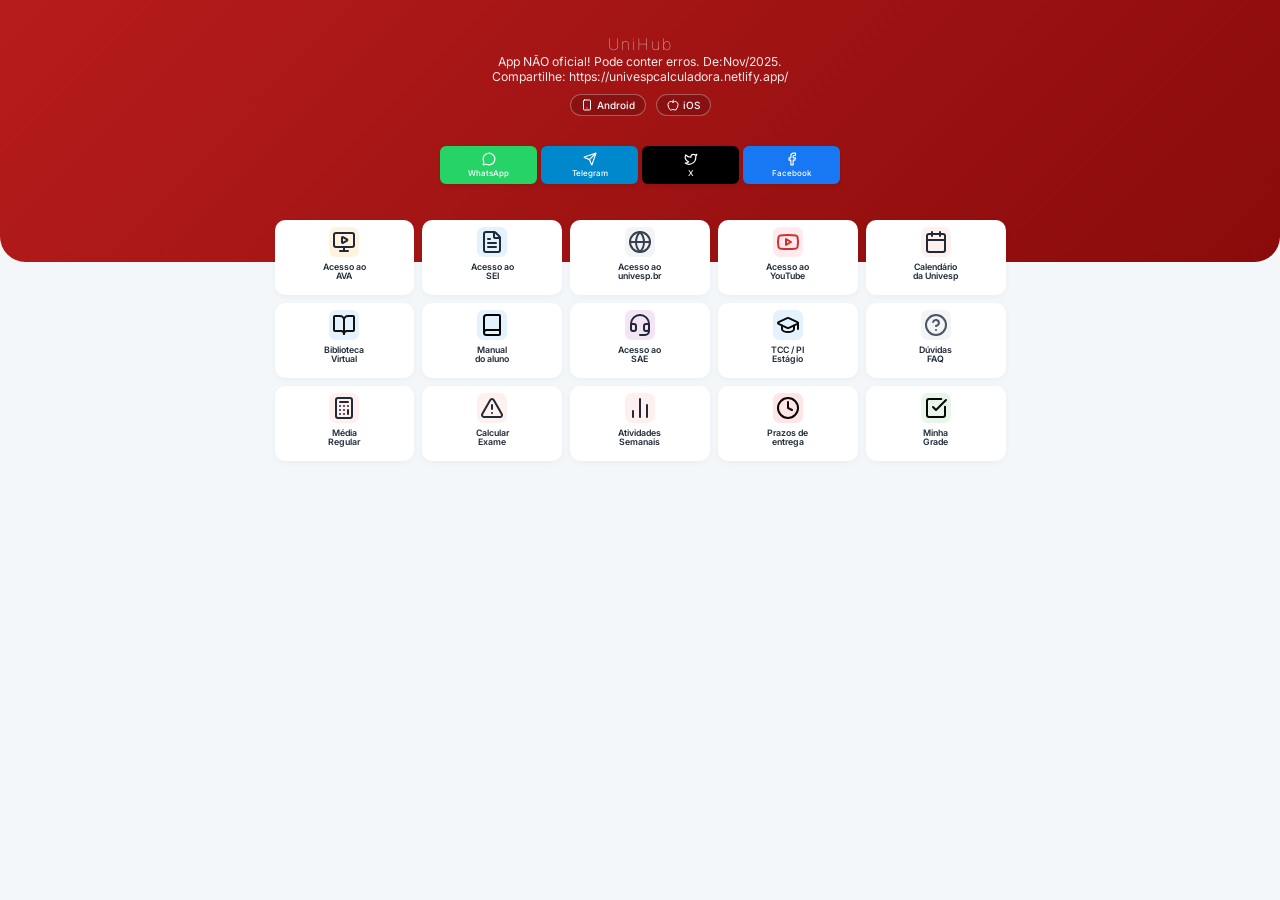
<file: unihub/index.html>
<!DOCTYPE html>
<html lang="pt-br">
<head>
    <meta charset="UTF-8">
    <meta name="viewport" content="width=device-width, initial-scale=1.0">
    
    <title>Univesp Hub | Calculadora, Média Final, AVA, SEI, Exame</title>
    <meta name="description" content="Calculadora de Notas Univesp: Calcule sua média final e nota de exame. Acesse o AVA, SEI.">
    <meta name="keywords" content="Univesp, Calculadora de Notas, Média Final, Exame Univesp, AVA Univesp, SEI Univesp, Ferramentas Acadêmicas, PWA Univesp">
    <meta name="author" content="Estudante Univesp">
    <meta name="robots" content="index, follow">
    
    <link rel="icon" type="image/webp" href="Univesplogo.webp">
    <link rel="apple-touch-icon" href="Univesplogo.webp">
    
    <link rel="manifest" href="manifest.json">
    <meta name="theme-color" content="#b71c1c">

    <meta property="og:type" content="website">
    <meta property="og:url" content="https://univespcalculadora.netlify.app/">
    <meta property="og:title" content="Univesp Hub | Calculadora de Notas e Ferramentas">
    <meta property="og:description" content="Calculadora de Notas Univesp: Calcule sua média final, nota de exame e acesse rapidamente o AVA, SEI e SAE. App não oficial feito por um aluno.">
    <meta property="og:image" content="https://univespcalculadora.netlify.app/Univesplogo.webp">

    <meta property="twitter:card" content="summary_large_image">
    <meta property="twitter:url" content="https://univespcalculadora.netlify.app/">
    <meta property="twitter:title" content="Univesp Hub | Calculadora de Notas e Ferramentas">
    <meta property="twitter:description" content="Calculadora de Notas Univesp: Calcule sua média final, nota de exame e acesse rapidamente o AVA, SEI e SAE. App não oficial.">
    <meta property="twitter:image" content="https://univespcalculadora.netlify.app/Univesplogo.webp">

    <link rel="canonical" href="https://univespcalculadora.netlify.app/">

    <link rel="preconnect" href="https://fonts.googleapis.com">
    <link rel="preconnect" href="https://fonts.gstatic.com" crossorigin>
    <link href="https://fonts.googleapis.com/css2?family=Inter:wght@400;500;600&family=Poppins:wght@500;600;700&display=swap" rel="stylesheet">

    <script src="lucide.js"></script>

    <script src="https://cdn.onesignal.com/sdks/web/v16/OneSignalSDK.page.js" defer></script>

    <link rel="stylesheet" href="main.css">
    
    <style>
        /* Estilos adicionais para os novos botões e accordion */
        .extra-footer-buttons {
            display: flex;
            justify-content: center;
            gap: 10px;
            margin: 20px auto 40px auto;
            max-width: 500px;
            padding: 0 15px;
        }
        .btn-extra {
            width: 130px;
            flex: 0 0 130px;
            box-sizing: border-box;
            display: flex;
            align-items: center;
            justify-content: center;
            gap: 6px;
            padding: 8px 16px;
            border-radius: 8px;
            font-family: 'Inter', sans-serif;
            font-size: 12px;
            font-weight: 600;
            text-decoration: none;
            cursor: pointer;
            border: none;
            transition: transform 0.2s;
            box-shadow: 0 2px 4px rgba(0,0,0,0.1);
        }
        .btn-extra:active { transform: scale(0.95); }
        .btn-biblio { background: #1976d2; color: #fff; }
        .btn-faq { background: #4b5563; color: #fff; }

        .accordion-box {
            display: none;
            margin: 0 15px 30px 15px;
            padding: 20px;
            background: #ffffff;
            border: 1px solid #e5e7eb;
            border-radius: 12px;
            text-align: left;
            font-family: 'Inter', sans-serif;
            animation: slideDown 0.3s ease-out;
        }


        .glow {
            font-size: 1rem;
            font-weight: 90;
            color: #ffffff;
            letter-spacing: 2px;
            /* Aplica a animação de pulsação de brilho com duração de 2.5 segundos em loop infinito */
            animation: pulseGlow 2.5s ease-in-out infinite alternate;
        }

        @keyframes pulseGlow {
            0% {
                color: #ffffff;
                text-shadow: 
                    0 0 5px rgb(255, 255, 255),
                    0 0 10px rgb(255, 255, 255),
                    0 0 20px rgb(255, 255, 255);
            }
            100% {
                color: #fafafa;
                text-shadow: 
                    0 0 10px rgb(255, 255, 255),
                    0 0 20px rgb(255, 255, 255),
                    0 0 40px rgb(255, 255, 255),
                    0 0 80px rgb(255, 255, 255);
            }
        }

        





        @keyframes slideDown {
            from { opacity: 0; transform: translateY(-10px); }
            to { opacity: 1; transform: translateY(0); }
        }
        .accordion-box h3 { color: #b71c1c; margin-bottom: 15px; font-family: 'Poppins', sans-serif; border-bottom: 2px solid #f3f4f6; padding-bottom: 5px; }
        .accordion-box h4 { margin-top: 15px; color: #1f2937; font-size: 15px; }
        .accordion-box p, .accordion-box li { color: #4b5563; font-size: 13px; line-height: 1.6; }
        .accordion-box ul { padding-left: 18px; margin-top: 5px; }
    </style>
  
    <script type="application/ld+json">
    {
      "@context": "https://schema.org",
      "@type": "WebApplication",
      "name": "Calculadora de Notas e Ferramentas Univesp (App Não Oficial)",
      "url": "https://univespcalculadora.netlify.app/",
      "image": "https://univespcalculadora.netlify.app/Univesplogo.webp",
      "description": "Aplicativo web progressivo (PWA) e calculadora de notas NÃO OFICIAL para alunos da Univesp, incluindo ferramentas de cálculo de média, exame e links úteis para os portais da instituição.",
      "applicationCategory": "EducationalApplication",
      "operatingSystem": "All",
      "author": { 
        "@type": "Person", 
        "name": "Estudante Univesp" 
      },
      "aggregateRating": {
        "@type": "AggregateRating",
        "ratingValue": "4.8",
        "reviewCount": "250"
      },
      "offers": {
        "@type": "Offer",
        "price": "0",
        "priceCurrency": "BRL"
      }
    }
    </script>

    <script>
      window.OneSignalDeferred = window.OneSignalDeferred || [];
      OneSignalDeferred.push(function(OneSignal) {
        OneSignal.init({
          appId: "c322be8d-cbcd-40a0-b928-5b3fff29e3ed",
          safari_web_id: "web.onesignal.auto.xxxxx",
          notifyButton: {
            enable: true,
            size: 'medium',
            theme: 'default',
            position: 'bottom-right',
            showCredit: false,
            text: {
                'tip.state.unsubscribed': 'Receber lembretes de prazos',
                'tip.state.subscribed': 'Você está inscrito nos lembretes',
                'tip.state.blocked': 'Você bloqueou as notificações',
                'message.action.subscribed': 'Obrigado por se inscrever!',
                'message.action.resubscribed': 'Você está inscrito novamente.',
                'message.action.unsubscribed': 'Você não receberá mais lembretes.',
                'dialog.main.title': 'Gerenciar Notificações',
                'dialog.main.button.subscribe': 'INSCREVER',
                'dialog.main.button.unsubscribe': 'SAIR',
                'dialog.blocked.title': 'Desbloquear Notificações',
                'dialog.blocked.message': 'Siga as instruções para permitir as notificações.'
            }
          },
          allowLocalhostAsSecureOrigin: true,
        });
      });
    </script>

    <script async src="https://www.googletagmanager.com/gtag/js?id=G-JT80KW5HKK"></script>
    <script>
      window.dataLayer = window.dataLayer || [];
      function gtag(){dataLayer.push(arguments);}
      gtag('js', new Date());

      gtag('config', 'G-JT80KW5HKK');

      window.addEventListener('appinstalled', () => {
        gtag('event', 'pwa_install', { 
            'event_category': 'App', 
            'event_label': 'Instalacao_Sucesso',
            'value': 1
        });
      });
    </script>

</head>

<body>
        <h1 style="position: absolute; width: 1px; height: 1px; padding: 0; margin: -1px; overflow: hidden; clip: rect(0, 0, 0, 0); border: 0;">Univesp: Calculadora de Notas e Média final, semanal, exame</h1>

        <header>
            
            <p class="glow">UniHub</p>

            <p>App NÃO oficial! Pode conter erros. De:Nov/2025.</p>
            <p>Compartilhe: https://univespcalculadora.netlify.app/ </p>
            
            <div style="display: flex; justify-content: center; gap: 10px; margin-top: 10px;">
                <button id="install-btn" aria-label="Instalar no Android">
                    <i data-lucide="smartphone" style="width: 12px; height: 12px;"></i> Android
                </button>
                <button id="install-btn-ios" aria-label="Instruções para iOS" onclick="alert('Para instalar no iOS:\n\n1. Abra este site no Safari.\n2. Toque no botão Compartilhar (quadrado com uma seta para cima).\n3. Role para baixo e selecione \'Adicionar à Tela de Início\'.\n4. Confirme tocando em \'Adicionar\'.')">
                    <i data-lucide="apple" style="width: 12px; height: 12px;"></i> iOS
                </button>
            </div>



            <div class="social-share" style="text-align: center; margin: 30px 0 10px 0; display: flex; justify-content: center;">

            <div style="display: grid; grid-template-columns: repeat(4, 1fr); gap: 4px; max-width: 400px; width: 100%; margin: 0 auto; justify-content: center;">
                
                <a href="https://api.whatsapp.com/send?text=Confira%20o%20Univesp%20Hub!%20Calculadora%20de%20Notas%20e%20Ferramentas:%20https://univespcalculadora.netlify.app/" target="_blank" style="display: flex; flex-direction: column; justify-content: center; align-items: center; gap: 2px; padding: 6px 2px; background: #25D366; color: #fff; text-decoration: none; border-radius: 6px; font-weight: 500; font-family: 'Inter', sans-serif; font-size: 8px; box-shadow: 0 2px 4px rgba(0,0,0,0.1); width: 100%; box-sizing: border-box;" title="WhatsApp">
                    <i data-lucide="message-circle" style="width: 14px; height: 14px;"></i> <span>WhatsApp</span>
                </a>
                
                <a href="https://t.me/share/url?url=https://univespcalculadora.netlify.app/&text=Confira%20o%20Univesp%20Hub!%20Calculadora%20de%20Notas%20e%20Ferramentas%20para%20alunos." target="_blank" style="display: flex; flex-direction: column; justify-content: center; align-items: center; gap: 2px; padding: 6px 2px; background: #0088cc; color: #fff; text-decoration: none; border-radius: 6px; font-weight: 500; font-family: 'Inter', sans-serif; font-size: 8px; box-shadow: 0 2px 4px rgba(0,0,0,0.1); width: 100%; box-sizing: border-box;" title="Telegram">
                    <i data-lucide="send" style="width: 14px; height: 14px;"></i> <span>Telegram</span>
                </a>

                <a href="https://twitter.com/intent/tweet?url=https://univespcalculadora.netlify.app/&text=Confira%20o%20Univesp%20Hub!%20Calculadora%20de%20Notas%20e%20Ferramentas%20para%20alunos." target="_blank" style="display: flex; flex-direction: column; justify-content: center; align-items: center; gap: 2px; padding: 6px 2px; background: #000000; color: #fff; text-decoration: none; border-radius: 6px; font-weight: 500; font-family: 'Inter', sans-serif; font-size: 8px; box-shadow: 0 2px 4px rgba(0,0,0,0.1); width: 100%; box-sizing: border-box;" title="X">
                    <i data-lucide="twitter" style="width: 14px; height: 14px;"></i> <span>X</span>
                </a>

                <a href="https://www.facebook.com/sharer/sharer.php?u=https://univespcalculadora.netlify.app/" target="_blank" style="display: flex; flex-direction: column; justify-content: center; align-items: center; gap: 2px; padding: 6px 2px; background: #1877F2; color: #fff; text-decoration: none; border-radius: 6px; font-weight: 500; font-family: 'Inter', sans-serif; font-size: 8px; box-shadow: 0 2px 4px rgba(0,0,0,0.1); width: 100%; box-sizing: border-box;" title="Facebook">
                    <i data-lucide="facebook" style="width: 14px; height: 14px;"></i> <span>Facebook</span>
                </a>

            </div>

            </div>

        </header>

        <div class="container">
        
        <div class="menu-grid">
            <a href="https://ava.univesp.br/" target="_blank" class="menu-item ava" aria-label="Acessar o AVA Univesp">
                <div class="icon-box"><i data-lucide="monitor-play"></i></div>
                <span>Acesso ao <br> AVA</span>
            </a>
            <a href="https://sei.univesp.br/" target="_blank" class="menu-item sei" aria-label="Acessar o SEI Univesp">
                <div class="icon-box"><i data-lucide="file-text"></i></div>
                <span>Acesso ao <br> SEI</span>
            </a>
            <a href="https://univesp.br/" target="_blank" class="menu-item" aria-label="Acessar o Site da Univesp">
                <div class="icon-box" style="background: #f3f4f6;">
                <i data-lucide="globe" style="color: #374151;"></i>
                </div>
                <span>Acesso ao <br> univesp.br</span>
            </a>

            <a href="https://www.youtube.com/@univesptv/featured" target="_blank"   class="menu-item" aria-label="Acessar o Canal da Univesp TV no YouTube">
                <div class="icon-box" style="background: #ffebee;">
                <i data-lucide="youtube" style="color: #d32f2f;"></i>
                </div>
                <span>Acesso ao <br> YouTube</span>
            </a>

            <a href="calendario.html" class="menu-item" aria-label="Acessar o Calendário Acadêmico">
                <div class="icon-box"><i data-lucide="calendar"></i></div>
                <span>Calendário <br> da Univesp</span>
            </a>

            <a href="https://www.bvirtual.com.br/" target="_blank" class="menu-item" aria-label="Biblioteca Virtual">
                <div class="icon-box" style="background: #e3f2fd;"><i data-lucide="book-open" style="color: #111112;"></i></div>
                <span>Biblioteca <br> Virtual</span>
            </a>

            
            <a href="https://apps.univesp.br/manual-do-aluno/" target="_blank" class="menu-item" aria-label="Manual do aluno">
                <div class="icon-box" style="background: #e3f2fd;"><i data-lucide="book" style="color: #030303;"></i></div>
                <span>Manual <br> do aluno</span>
            </a>

            <a href="https://atendimento.univesp.br/sae/portal.html" target="_blank" class="menu-item sae" aria-label="Acessar o Sistema de Atendimento ao Estudante (SAE)">
                <div class="icon-box"><i data-lucide="headset"></i></div>
                <span>Acesso ao <br> SAE</span>
            </a>

            <a href="tcc-pi-estagio.html" class="menu-item" aria-label="Informações sobre TCC, PI e Estágio">
                <div class="icon-box" style="background: #e3f2fd;">
                <i data-lucide="graduation-cap" style="color: #0b0b0b;"></i>
                </div>
                <span>TCC / PI<br>Estágio<small></small></span>
            </a>

            <a href="#" onclick="toggleAccordion(); return false;" class="menu-item" aria-label="Dúvidas Frequentes">
                <div class="icon-box" style="background: #f3f4f6;"><i data-lucide="help-circle" style="color: #4b5563;"></i></div>
                <span>Dúvidas <br> FAQ</span>
            </a>
            
            <a href="media-final.html" class="menu-item" aria-label="Calculadora de Média Regular">
                <div class="icon-box"><i data-lucide="calculator"></i></div>
                <span>Média <br> Regular<small></small></span>
            </a>
            <a href="exame.html" class="menu-item" aria-label="Calculadora para Nota de Exame">
                <div class="icon-box"><i data-lucide="alert-triangle"></i></div>
                <span>Calcular <br> Exame</span>
            </a>
            <a href="porcentagemsemanas.html" class="menu-item" aria-label="Visualizar Pesos Semanais das Atividades">
                <div class="icon-box"><i data-lucide="bar-chart-2"></i></div>
                <span>Atividades <br> Semanais</span>
            </a>
    
            <a href="prazo-final-de-entrega-univesp-alarme-atividades.html" class="menu-item" aria-label="Visualizar Prazos Finais de Entrega">
                <div class="icon-box" style="background: #ffe5e5;"><i data-lucide="clock" style="color: #090909;"></i></div>
                <span>Prazos de <br> entrega<small></small></span>
            </a>

            <a href="minha-grade-de-materias-curso-univesp.html" class="menu-item" aria-label="Visualizar Minha Grade e Progresso">
                <div class="icon-box" style="background: #e8f5e9;"><i data-lucide="check-square" style="color: #070707;"></i></div>
                <span>Minha <br> Grade<small></small></span>
            </a>

        </div>
        
        
        <div id="accordion-info" class="accordion-box">
    <h3>Sobre o UniHub: O Centro de Comando do Aluno da Universidade Univesp SP</h3>
    <p>O <strong>UniHub</strong> não é apenas um site ou app, é um ecossistema de produtividade e um facilitador acadêmico projetado exclusivamente para centralizar sua rotina na Univesp em um único lugar. Eu desenvolvi esta ferramenta para que você economize tempo, evite a fragmentação de informações entre múltiplos sistemas e, principalmente, nunca mais perca um prazo de entrega ou se perca nos cálculos complexos da média final.</p>
    
    <h4>O que você encontra aqui (Funcionalidades Detalhadas):</h4>
    <ul>
        <li><strong>Acesso Direto e Rápido:</strong> Atalhos otimizados para o AVA (Canvas), sistema SEI, Site Oficial da instituição, Canal do YouTube Univesp e suporte via SAE. Tudo a um clique de distância.</li>
        <li><strong>Suporte Acadêmico Completo:</strong> Resumos estruturados sobre o Trabalho de Conclusão de Curso (TCC), orientações para o Projeto Integrador (PI) e guias práticos de Estágio Obrigatório e Não Obrigatório.</li>
        <li><strong>Simuladores e Calculadoras:</strong> Ferramentas de precisão para cálculo de Média Final (N1 e N2), acompanhamento de porcentagem por semana e o Simulador de Exame, que retira a ansiedade de não saber quanto você precisa tirar para passar.</li>
        <li><strong>Gestão de Carreira Acadêmica:</strong> Ferramentas de organização para montagem de grade curricular personalizada, anotação sistemática de notas, alarmes para entregas de atividades e monitoramento de progresso total no curso.</li>
    </ul>

    <h4>Glossário de Termos e Siglas Univesp:</h4>
    <ul>
        <li><strong>AVA (Canvas):</strong> Ambiente Virtual de Aprendizagem, o núcleo onde as videoaulas, textos e atividades semanais são disponibilizados.</li>
        <li><strong>SEI:</strong> Sistema Escolar Integrado, utilizado para gestão de histórico escolar, notas oficiais e solicitações de documentos.</li>
        <li><strong>SAE:</strong> Sistema de Atendimento ao Estudante, o canal oficial para abrir chamados, tirar dúvidas administrativas e solicitar suporte.</li>
        <li><strong>REA:</strong> Recurso Educacional Aberto, materiais didáticos extras e gratuitos que complementam o aprendizado.</li>
        <li><strong>Eixo:</strong> O núcleo temático do seu curso (como Computação, Negócios e Produção ou Licenciaturas) que define sua trajetória.</li>
        <li><strong>DP / RE (Dependência ou Reprovação):</strong> Ocorre quando o aluno não atinge a média mínima de 5.0 após o exame final em uma disciplina.</li>
        <li><strong>PI (Projeto Integrador):</strong> Disciplina prática realizada em grupo para aplicar os conhecimentos do eixo em problemas da comunidade real.</li>
        <li><strong>Trancamento:</strong> Procedimento para pausar oficialmente sua matrícula por um período determinado sem perder o vínculo com a universidade.</li>
    </ul>

    <h4>Tecnologia PWA: O App do Futuro</h4>
    <p>O UniHub utiliza a tecnologia <strong>PWA (Progressive Web App)</strong>. Isso significa que ele oferece a experiência de um aplicativo nativo de alta performance diretamente no seu navegador, sem a necessidade de baixar arquivos pesados que ocupam a memória do seu smartphone. Ao instalar o UniHub via Chrome ou Safari, você ganha um ícone na sua tela inicial, acesso rápido, carregamento instantâneo e funcionalidades que operam de forma inteligente, garantindo que sua experiência de estudo seja fluida e moderna, independentemente da qualidade da sua conexão.</p>
    <p>O UniHub é um PWA. Explicando de maneira simples, a ferramenta é um site e um app ao mesmo tempo, uma ferramenta híbrida.</p>
        </div>

        </div>

    <script>
        if (typeof lucide !== 'undefined') {
            lucide.createIcons();
        }

        // Função para o Accordion de Dúvidas
        function toggleAccordion() {
            const box = document.getElementById('accordion-info');
            if (box.style.display === 'block') {
                box.style.display = 'none';
            } else {
                box.style.display = 'block';
                box.scrollIntoView({ behavior: 'smooth' });
            }
        }

        // Script para fazer o botão de download do Android funcionar (PWA)
        let deferredPrompt = null;
        const installBtn = document.getElementById('install-btn');

        window.addEventListener('beforeinstallprompt', (e) => {
            // Previne o Chrome de mostrar o mini-infobar automaticamente
            e.preventDefault();
            // Salva o evento para ser acionado depois
            deferredPrompt = e;
        });

        installBtn.addEventListener('click', async () => {
            if (deferredPrompt !== null) {
                // Mostra o prompt de instalação
                deferredPrompt.prompt();
                // Aguarda a resposta do usuário
                const { outcome } = await deferredPrompt.userChoice;
                if (outcome === 'accepted') {
                    console.log('Usuário aceitou a instalação do PWA');
                } else {
                    console.log('Usuário recusou a instalação do PWA');
                }
                // Limpa a variável, já que o prompt só pode ser usado uma vez
                deferredPrompt = null;
            } else {
                alert('A instalação não está disponível neste momento, ou já está instalado.');
            }
        });
    </script>
    
</body>

</html>
</file>
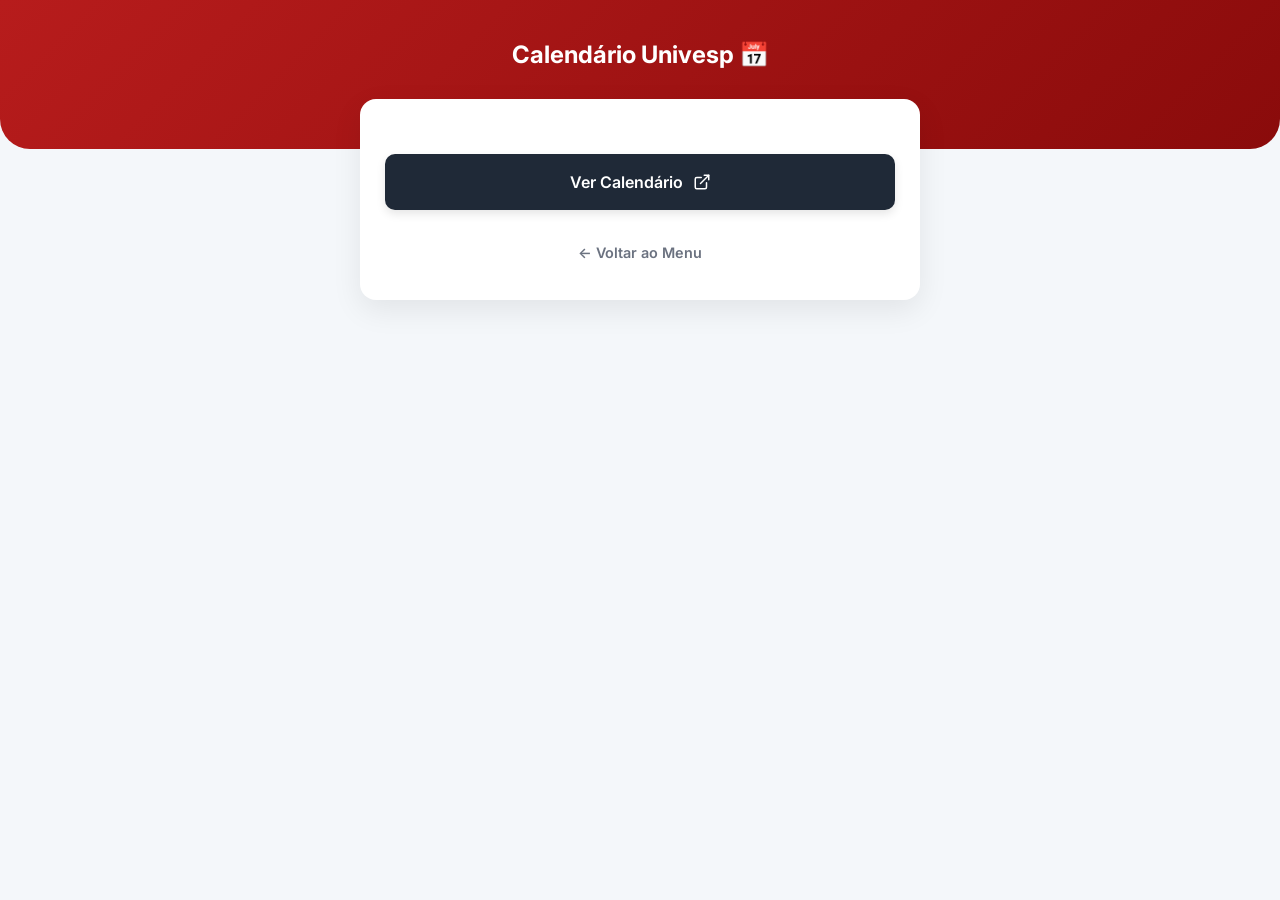
<file: unihub/calendario.html>
<!DOCTYPE html>
<html lang="pt-br">
<head>
    <meta charset="UTF-8">
    <meta name="viewport" content="width=device-width, initial-scale=1.0">
    
    <title>Calendário Acadêmico Univesp - Datas, Prazos e Matrículas</title>
    <meta name="description" content="Calendário Acadêmico 2026/2027 da Univesp completo e não oficial. Acompanhe as datas de renovação de matrícula, escolha de grupos de PI, provas, exames e início das aulas.">
    <meta name="keywords" content="Calendário Univesp 2026, Calendário Univesp 2027, Renovação de Matrícula Univesp, Datas Provas Univesp, Escolha Grupo PI, Início Aulas Univesp, Exames Univesp">
    <meta name="author" content="Univesp Calculadora">
    <meta name="robots" content="index, follow">
    <link rel="canonical" href="https://univespcalculadora.netlify.app/calendario.html">

    <meta property="og:type" content="article">
    <meta property="og:url" content="https://univespcalculadora.netlify.app/calendario.html">
    <meta property="og:title" content="Calendário Univesp 26/27 - Datas e Prazos">
    <meta property="og:description" content="Confira todas as datas importantes da Univesp: Matrículas, PI, Provas e Exames a partir de Maio de 2026 até Janeiro de 2027.">
    <meta property="og:image" content="https://univespcalculadora.netlify.app/Univesplogo.webp">

    <meta property="twitter:card" content="summary_large_image">
    <meta property="twitter:url" content="https://univespcalculadora.netlify.app/calendario.html">
    <meta property="twitter:title" content="Calendário Univesp 26/27 - Datas e Prazos">
    <meta property="twitter:description" content="Confira todas as datas importantes da Univesp: Matrículas, PI, Provas e Exames a partir de Maio de 2026 até Janeiro de 2027.">
    <meta property="twitter:image" content="https://univespcalculadora.netlify.app/Univesplogo.webp">

    <link rel="icon" type="image/webp" href="Univesplogo.webp">
    <meta name="theme-color" content="#b71c1c">

    <link rel="preconnect" href="https://fonts.googleapis.com">
    <link href="https://fonts.googleapis.com/css2?family=Inter:wght@400;500;600&family=Poppins:wght@500;600;700&display=swap" rel="stylesheet">

    <script src="lucide.js"></script>
    <link rel="stylesheet" href="style.css">

    <style>
        /* CSS ESPECÍFICO DO CALENDÁRIO */
        
        .alert-box {
            background-color: #e8f5e9;
            border: 1px solid #c8e6c9;
            color: #2e7d32;
            padding: 15px;
            border-radius: 8px;
            font-size: 0.9rem;
            display: flex;
            gap: 12px;
            align-items: center;
            margin-bottom: 30px;
            text-align: left;
            line-height: 1.5;
            box-shadow: 0 2px 5px rgba(0,0,0,0.05);
        }

        .bimestre-block {
            background: #fff;
            border: 1px solid #eee;
            border-radius: 12px;
            padding: 20px;
            margin-bottom: 30px;
            text-align: left;
            box-shadow: 0 4px 6px rgba(0,0,0,0.02);
        }

        .bimestre-header {
            display: flex;
            align-items: center;
            gap: 10px;
            margin-bottom: 20px;
            color: var(--primary);
            font-family: 'Poppins', sans-serif;
            font-weight: 700;
            font-size: 1.2rem;
            border-bottom: 2px solid #f5f5f5;
            padding-bottom: 10px;
        }

        .timeline {
            position: relative;
            padding-left: 20px;
            border-left: 3px solid #e0e0e0;
            margin-left: 5px;
        }

        .event-item {
            position: relative;
            margin-bottom: 25px;
            padding-left: 20px;
        }
        
        .event-item:last-child { margin-bottom: 0; }

        /* Marcador da linha do tempo */
        .event-item::before {
            content: '';
            position: absolute;
            left: -26px;
            top: 6px;
            width: 12px;
            height: 12px;
            background-color: #fff;
            border: 3px solid var(--primary);
            border-radius: 50%;
            z-index: 2;
        }

        .event-date {
            font-weight: 700;
            font-size: 0.95rem;
            color: var(--text-main);
            display: block;
            margin-bottom: 4px;
        }

        .event-desc {
            font-size: 0.9rem;
            color: #555;
            line-height: 1.4;
        }

        /* Tipos de Eventos */
        .event-item.important::before {
            background-color: #ff9800;
            border-color: #ff9800;
        }
        .event-item.important .event-date { color: #e65100; }
        .event-item.important { background-color: #fff8e1; padding: 10px 10px 10px 20px; border-radius: 0 8px 8px 0; margin-left: -20px; width: calc(100% + 20px); }

        .event-item.admin::before { border-color: #2196f3; }
        .event-item.admin .event-date { color: #1565c0; }

        .btn-official {
            background-color: var(--text-main);
            color: white;
            width: 100%;
            padding: 16px;
            border-radius: 10px;
            font-weight: 600;
            display: flex;
            align-items: center;
            justify-content: center;
            gap: 10px;
            text-decoration: none;
            margin-top: 30px;
            transition: all 0.2s;
            box-shadow: 0 4px 10px rgba(0,0,0,0.1);
        }
        .btn-official:hover { background-color: #000; transform: translateY(-2px); }
    </style>

    <script type="application/ld+json">
    {
      "@context": "https://schema.org",
      "@type": "Schedule",
      "name": "Calendário Acadêmico Univesp",
      "description": "Cronograma projetado do ano letivo para alunos da Univesp.",
      "url": "https://univespcalculadora.netlify.app/calendario.html",
      "event": [
        { "@type": "EducationEvent", "name": "Entrega Final PI", "startDate": "2026-05-11", "endDate": "2026-05-24", "description": "Entrega final 1º semestre" },
        { "@type": "EducationEvent", "name": "Provas 2º Bimestre", "startDate": "2026-05-18", "endDate": "2026-05-29", "description": "Avaliações presenciais" },
        { "@type": "EducationEvent", "name": "Renovação 2º Semestre", "startDate": "2026-06-30", "endDate": "2026-07-06", "description": "Matrículas para 2026/2" },
        { "@type": "EducationEvent", "name": "Início Aulas 2º Semestre", "startDate": "2026-08-03", "description": "Volta às aulas" },
        { "@type": "EducationEvent", "name": "Provas 3º Bimestre", "startDate": "2026-09-21", "endDate": "2026-09-30", "description": "Avaliações presenciais" },
        { "@type": "EducationEvent", "name": "Provas 4º Bimestre", "startDate": "2026-11-23", "endDate": "2026-12-04", "description": "Avaliações finais de 2026" },
        { "@type": "EducationEvent", "name": "Ano Novo 2027", "startDate": "2027-01-01", "description": "Feriado Nacional" },
        { "@type": "EducationEvent", "name": "Início Aulas 2027", "startDate": "2027-01-25", "description": "Início do 1º Semestre de 2027" }
      ]
    }
    </script>
    
    <script>
      window.OneSignalDeferred = window.OneSignalDeferred || [];
      OneSignalDeferred.push(function(OneSignal) {
        OneSignal.init({
          appId: "c322be8d-cbcd-40a0-b928-5b3fff29e3ed",
          safari_web_id: "web.onesignal.auto.xxxxx",
          notifyButton: {
            enable: true,
            size: 'medium',
            theme: 'default',
            position: 'bottom-right',
            showCredit: false,
            text: {
                'tip.state.unsubscribed': 'Receber lembretes de prazos',
                'tip.state.subscribed': 'Você está inscrito nos lembretes',
                'tip.state.blocked': 'Você bloqueou as notificações',
                'message.action.subscribed': 'Obrigado por se inscrever!',
                'message.action.resubscribed': 'Você está inscrito novamente.',
                'message.action.unsubscribed': 'Você não receberá mais lembretes.',
                'dialog.main.title': 'Gerenciar Notificações',
                'dialog.main.button.subscribe': 'INSCREVER',
                'dialog.main.button.unsubscribe': 'SAIR',
                'dialog.blocked.title': 'Desbloquear Notificações',
                'dialog.blocked.message': 'Siga as instruções para permitir as notificações.'
            }
          },
          allowLocalhostAsSecureOrigin: true,
        });
      });
    </script>

    <script async src="https://www.googletagmanager.com/gtag/js?id=G-JT80KW5HKK"></script>
    <script>
      window.dataLayer = window.dataLayer || [];
      function gtag(){dataLayer.push(arguments);}
      gtag('js', new Date());

      gtag('config', 'G-JT80KW5HKK');

      window.addEventListener('appinstalled', () => {
        gtag('event', 'pwa_install', { 
            'event_category': 'App', 
            'event_label': 'Instalacao_Sucesso',
            'value': 1
        });
      });
    </script>

</head>
<body>

    <h1 style="position: absolute; width: 1px; height: 1px; padding: 0; margin: -1px; overflow: hidden; clip: rect(0, 0, 0, 0); border: 0;">Calendário Acadêmico Univesp: Datas de Provas, Matrículas e PI</h1>

    <header>
        <h2 style="margin: 0; font-size: 1.5rem;">Calendário Univesp 📅</h2>
    </header>

    <div class="container">
        <div class="calc-container">

            <a href="https://apps.univesp.br/manual-do-aluno/calendario-academico/" target="_blank" class="btn-official" aria-label="Acessar o Calendário Acadêmico Oficial da Univesp">
                Ver Calendário <i data-lucide="external-link" width="18"></i>
            </a>

            <button onclick="window.location.href='index.html'" class="btn-back" aria-label="Voltar para o Menu Principal">← Voltar ao Menu</button>

        </div>
    </div>

    <script>
    lucide.createIcons();
    </script>

</body>
</html>
</file>
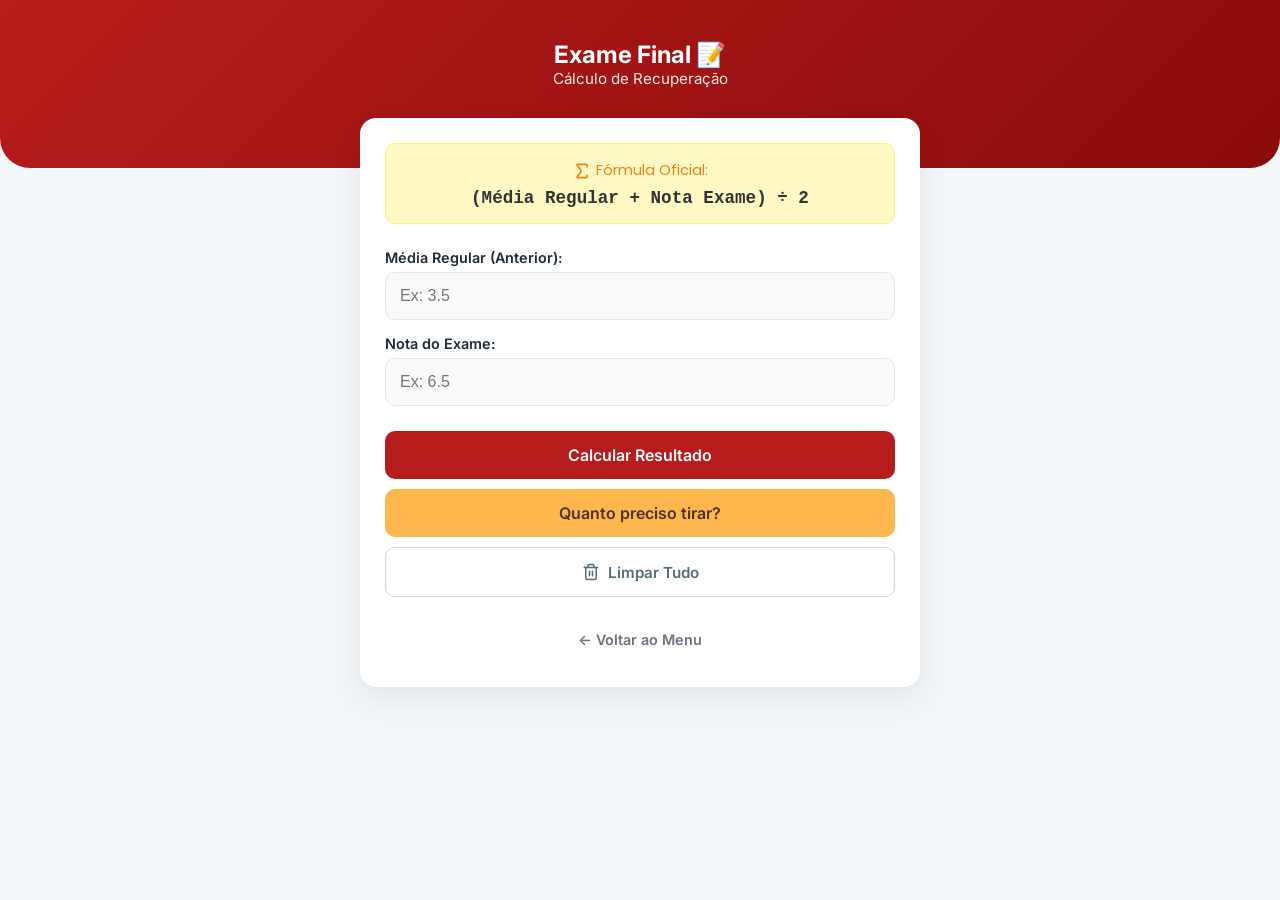
<file: unihub/exame.html>
<!DOCTYPE html>
<html lang="pt-br">
<head>
    <meta charset="UTF-8">
    <meta name="viewport" content="width=device-width, initial-scale=1.0">
    
    <title>Cálculo de Exame - Univesp | Recuperação</title>
    <meta name="description" content="Calculadora de nota de Exame Univesp NÃO OFICIAL. Descubra quanto precisa tirar para passar na recuperação e calcule sua média final rapidamente.">
    <meta name="keywords" content="Exame Univesp, Recuperação, Nota Final, Cálculo Exame, Média Pós Exame, Calculadora Univesp">
    <meta name="author" content="Estudante Univesp">
    <meta name="robots" content="index, follow">
    <link rel="canonical" href="https://univespcalculadora.netlify.app/exame.html">

    <link rel="icon" type="image/webp" href="Univesplogo.webp">
    <link rel="manifest" href="manifest.json">
    <meta name="theme-color" content="#b71c1c">

    <meta property="og:type" content="website">
    <meta property="og:url" content="https://univespcalculadora.netlify.app/exame.html">
    <meta property="og:title" content="Calculadora de Exame - Univesp | Recuperação">
    <meta property="og:description" content="Descubra se você passou ou exatamente quanto precisa tirar no exame da Univesp. App não oficial.">
    <meta property="og:image" content="https://univespcalculadora.netlify.app/Univesplogo.webp">

    <meta property="twitter:card" content="summary_large_image">
    <meta property="twitter:url" content="https://univespcalculadora.netlify.app/exame.html">
    <meta property="twitter:title" content="Calculadora de Exame - Univesp | Recuperação">
    <meta property="twitter:description" content="Descubra se você passou ou exatamente quanto precisa tirar no exame da Univesp. App não oficial.">
    <meta property="twitter:image" content="https://univespcalculadora.netlify.app/Univesplogo.webp">

    <link rel="preconnect" href="https://fonts.googleapis.com">
    <link href="https://fonts.googleapis.com/css2?family=Inter:wght@400;500;600&family=Poppins:wght@500;600;700&display=swap" rel="stylesheet">

    <script src="lucide.js"></script>
    
    <link rel="stylesheet" href="style.css">

    <style>
        /* Estilos específicos para Exame */

        /* Card da Fórmula */
        .formula-card {
            background-color: #fff9c4; /* Amarelo clarinho */
            color: #fbc02d;
            border: 1px solid #fff176;
            padding: 15px;
            border-radius: 10px;
            margin-bottom: 25px;
            text-align: center;
            font-family: 'Poppins', sans-serif;
            font-size: 0.9rem;
            color: #f57f17;
        }

        .math-expr {
            font-family: 'Courier New', monospace;
            font-weight: 700;
            font-size: 1.1rem;
            display: block;
            margin-top: 5px;
            color: #333;
        }

        /* Botão de Ajuda */
        .btn-help-link {
            width: 100%;
            justify-content: center;
            margin-bottom: 20px;
        }
        
        /* CORREÇÃO: Estilo do botão Limpar */
        .btn-clear {
            width: 100%;
            padding: 12px;
            border: 1px solid #cfd8dc;
            background-color: white;
            color: #546e7a;
            border-radius: 10px;
            font-size: 0.95rem;
            font-weight: 600;
            cursor: pointer;
            margin-top: 10px;
            font-family: 'Inter', sans-serif;
            transition: all 0.2s;
            display: flex;
            align-items: center;
            justify-content: center;
            gap: 8px;
        }
        .btn-clear:hover { background-color: #eceff1; border-color: #b0bec5; }
        .btn-clear:active { transform: scale(0.98); }

        /* Área de Erro */
        #msg-erro {
            display: none;
            background-color: #ffebee;
            color: #c62828;
            border: 1px solid #ef9a9a;
            padding: 10px;
            border-radius: 8px;
            margin-bottom: 15px;
            font-size: 0.9rem;
            font-weight: 500;
            text-align: center;
        }

        /* Resultado */
        #resultado {
            margin-top: 20px;
            padding: 15px;
            border-radius: 10px;
            display: none;
            line-height: 1.5;
            animation: fadeIn 0.3s ease-in-out;
        }
        @keyframes fadeIn { from { opacity: 0; transform: translateY(5px); } to { opacity: 1; transform: translateY(0); } }

    </style>

    <script type="application/ld+json">
    {
      "@context": "https://schema.org",
      "@type": "WebApplication",
      "name": "Calculadora Exame Univesp",
      "url": "https://univespcalculadora.netlify.app/exame.html",
      "description": "Ferramenta e calculadora web para descobrir a nota necessária no exame e a média final de recuperação para alunos da Univesp.",
      "applicationCategory": "EducationalApplication",
      "operatingSystem": "All",
      "author": { "@type": "Person", "name": "Estudante Univesp" },
      "offers": {
        "@type": "Offer",
        "price": "0",
        "priceCurrency": "BRL"
      }
    }
    </script>

    <script>
      window.OneSignalDeferred = window.OneSignalDeferred || [];
      OneSignalDeferred.push(function(OneSignal) {
        OneSignal.init({
          appId: "c322be8d-cbcd-40a0-b928-5b3fff29e3ed",
          safari_web_id: "web.onesignal.auto.xxxxx",
          notifyButton: {
            enable: true,
            size: 'medium',
            theme: 'default',
            position: 'bottom-right',
            showCredit: false,
            text: {
                'tip.state.unsubscribed': 'Receber lembretes de prazos',
                'tip.state.subscribed': 'Você está inscrito nos lembretes',
                'tip.state.blocked': 'Você bloqueou as notificações',
                'message.action.subscribed': 'Obrigado por se inscrever!',
                'message.action.resubscribed': 'Você está inscrito novamente.',
                'message.action.unsubscribed': 'Você não receberá mais lembretes.',
                'dialog.main.title': 'Gerenciar Notificações',
                'dialog.main.button.subscribe': 'INSCREVER',
                'dialog.main.button.unsubscribe': 'SAIR',
                'dialog.blocked.title': 'Desbloquear Notificações',
                'dialog.blocked.message': 'Siga as instruções para permitir as notificações.'
            }
          },
          allowLocalhostAsSecureOrigin: true,
        });
      });
    </script>

    <script async src="https://www.googletagmanager.com/gtag/js?id=G-JT80KW5HKK"></script>
    <script>
      window.dataLayer = window.dataLayer || [];
      function gtag(){dataLayer.push(arguments);}
      gtag('js', new Date());

      gtag('config', 'G-JT80KW5HKK');

      window.addEventListener('appinstalled', () => {
        gtag('event', 'pwa_install', { 
            'event_category': 'App', 
            'event_label': 'Instalacao_Sucesso',
            'value': 1
        });
      });
    </script>

</head>
<body>

    <h1 style="position: absolute; width: 1px; height: 1px; padding: 0; margin: -1px; overflow: hidden; clip: rect(0, 0, 0, 0); border: 0;">Calculadora de Exame Univesp: Cálculo de Recuperação e Média Final</h1>

    <header>
        <h2 style="margin: 0; font-size: 1.5rem;">Exame Final 📝</h2>
        <p>Cálculo de Recuperação</p>
    </header>

    <div class="container">
        <div class="calc-container">

            <div class="formula-card">
                <i data-lucide="sigma" width="20" style="vertical-align: middle;"></i> Fórmula Oficial:
                <span class="math-expr">(Média Regular + Nota Exame) ÷ 2</span>
            </div>

            <div id="msg-erro" role="alert"></div>

            <div class="input-group">
                <label for="mediaAnterior">Média Regular (Anterior):</label>
                <input type="text" id="mediaAnterior" placeholder="Ex: 3.5" inputmode="decimal" aria-label="Insira sua média regular anterior ao exame">
            </div>

            <div class="input-group">
                <label for="notaExame">Nota do Exame:</label>
                <input type="text" id="notaExame" placeholder="Ex: 6.5" inputmode="decimal" aria-label="Insira a nota obtida no exame">
            </div>

            <button onclick="calcularExame()" class="btn-calc" aria-label="Calcular Média Final após o Exame">Calcular Resultado</button>
            <button onclick="simularNecessario()" class="btn-simular" aria-label="Simular quanto precisa tirar no exame">Quanto preciso tirar?</button>
            
            <button onclick="limparExame()" class="btn-clear" aria-label="Limpar todos os campos">
                <i data-lucide="trash-2" width="18"></i> Limpar Tudo
            </button>

            <div id="resultado" aria-live="polite"></div>

            <button onclick="window.location.href='index.html'" class="btn-back" aria-label="Voltar para a página inicial">← Voltar ao Menu</button>
        </div>
    </div>

    <script>

        lucide.createIcons();

        // 1. Carregar média salva automaticamente
        window.onload = function() {
            let mediaSalva = localStorage.getItem('mediaUnivesp');
            if (mediaSalva) {
                document.getElementById('mediaAnterior').value = parseFloat(mediaSalva).toFixed(2);
                // Já sugere a simulação
                simularNecessario();
            }
        }

        function mostrarErro(msg) {
            const box = document.getElementById('msg-erro');
            box.innerText = msg;
            box.style.display = 'block';
            document.getElementById('resultado').style.display = 'none';
        }

        function esconderErro() {
            document.getElementById('msg-erro').style.display = 'none';
        }

        function lerNota(id) {
            let val = document.getElementById(id).value;
            if (!val) return NaN;
            return parseFloat(val.replace(',', '.'));
        }

        function calcularExame() {
            esconderErro();
            let mediaAnt = lerNota('mediaAnterior');
            let notaExame = lerNota('notaExame');

            if (isNaN(mediaAnt) || isNaN(notaExame)) {
                mostrarErro("Preencha a Média Regular e a Nota do Exame.");
                return;
            }

            if (mediaAnt > 10 || notaExame > 10 || mediaAnt < 0 || notaExame < 0) {
                mostrarErro("As notas devem ser entre 0 e 10.");
                return;
            }

            let mediaFinal = (mediaAnt + notaExame) / 2;
            let res = document.getElementById('resultado');
            
            res.style.display = 'block';
            
            // Arredondamento
            mediaFinal = Math.round(mediaFinal * 100) / 100;

            if (mediaFinal >= 5) {
                res.className = 'aprovado';
                res.innerHTML = `Nova Média Final: <strong>${mediaFinal.toFixed(2)}</strong><br>APROVADO! 🎉`;
                // Limpa o storage pois passou
                localStorage.removeItem('mediaUnivesp');
            } else {
                res.className = 'reprovado';
                res.innerHTML = `Nova Média Final: <strong>${mediaFinal.toFixed(2)}</strong><br>REPROVADO (DP). 😢`;
            }
        }

        function simularNecessario() {
            esconderErro();
            let mediaAnt = lerNota('mediaAnterior');

            if (isNaN(mediaAnt)) {
                mostrarErro("Preencha a Média Regular primeiro.");
                return;
            }

            // Fórmula inversa: (MediaAnt + X) / 2 = 5  =>  MediaAnt + X = 10  =>  X = 10 - MediaAnt
            let precisa = 10 - mediaAnt;
            let res = document.getElementById('resultado');
            
            res.style.display = 'block';

            if (precisa <= 0) {
                res.className = 'aprovado';
                res.innerHTML = "Você já tem nota suficiente para passar (Média > 5).";
            } else if (precisa > 10) {
                res.className = 'reprovado';
                res.innerHTML = `Impossível passar. Você precisaria de <strong>${precisa.toFixed(2)}</strong> no exame (Máx é 10).`;
            } else {
                res.className = '';
                res.style.background = "#fff3e0";
                res.style.border = "1px solid #ffe0b2";
                res.style.color = "#e65100";
                res.innerHTML = `Para ficar com média 5.0:<br>Você precisa tirar <strong>${precisa.toFixed(2)}</strong> no exame.`;
            }
        }

        function limparExame() {
            document.getElementById('mediaAnterior').value = '';
            document.getElementById('notaExame').value = '';
            esconderErro();
            document.getElementById('resultado').style.display = 'none';
            document.getElementById('mediaAnterior').focus();
        }
    </script>
</body>
</html>
</file>
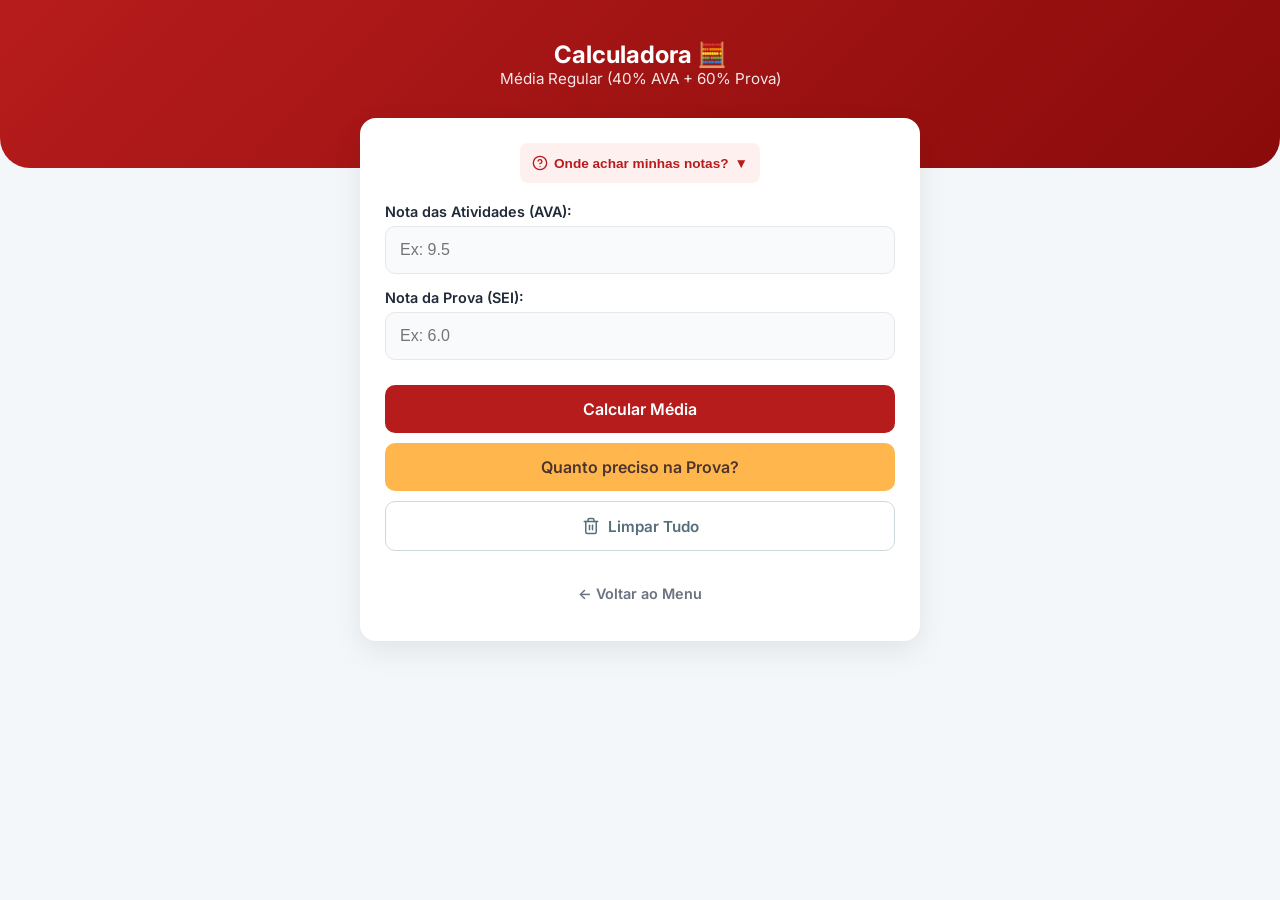
<file: unihub/media-final.html>
<!DOCTYPE html>
<html lang="pt-br">
<head>
    <meta charset="UTF-8">
    <meta name="viewport" content="width=device-width, initial-scale=1.0">
    
    <title>Calculadora Média Regular | Univesp</title>
    <meta name="description" content="Calcule sua média regular da Univesp (40% AVA + 60% Prova). Saiba exatamente quanto precisa tirar na prova para ser aprovado direto sem ir para o exame.">
    <meta name="keywords" content="Univesp, calculadora univesp, média univesp, calcular nota univesp, notas AVA, simulador de notas, calculadora de média, aprovação univesp">
    <meta name="author" content="Estudante Univesp">
    <meta name="robots" content="index, follow">
    <link rel="canonical" href="https://univespcalculadora.netlify.app/media-final.html">

    <meta property="og:title" content="Calculadora Média Regular | Univesp">
    <meta property="og:description" content="Calcule rapidamente sua média da Univesp considerando 40% do AVA e 60% da Prova. Saiba se já passou!">
    <meta property="og:image" content="https://univespcalculadora.netlify.app/Univesplogo.webp">
    <meta property="og:url" content="https://univespcalculadora.netlify.app/media-final.html">
    <meta property="og:type" content="website">

    <meta name="twitter:card" content="summary_large_image">
    <meta name="twitter:title" content="Calculadora Média Regular | Univesp">
    <meta name="twitter:description" content="Calcule rapidamente sua média da Univesp considerando 40% do AVA e 60% da Prova. Simulador oficial de notas.">
    <meta name="twitter:image" content="https://univespcalculadora.netlify.app/Univesplogo.webp">
    
    <link rel="icon" type="image/webp" href="Univesplogo.webp">
    <link rel="apple-touch-icon" href="Univesplogo.webp">
    <link rel="manifest" href="manifest.json">
    <meta name="theme-color" content="#b71c1c">
    
    <link rel="preconnect" href="https://fonts.googleapis.com">
    <link rel="preconnect" href="https://fonts.gstatic.com" crossorigin>
    <link href="https://fonts.googleapis.com/css2?family=Inter:wght@400;500;600&family=Poppins:wght@500;600;700&display=swap" rel="stylesheet">

    <script src="lucide.js"></script>

    <script type="application/ld+json">
    {
      "@context": "https://schema.org",
      "@type": "WebApplication",
      "name": "Calculadora Média Regular Univesp",
      "url": "https://univespcalculadora.netlify.app/media-final.html",
      "description": "Aplicativo web gratuito para simulação e cálculo da média final oficial considerando as notas das atividades (AVA) e da Prova regular da Univesp.",
      "applicationCategory": "EducationalApplication",
      "operatingSystem": "All",
      "author": { 
        "@type": "Person", 
        "name": "Estudante Univesp" 
      },
      "offers": {
        "@type": "Offer",
        "price": "0",
        "priceCurrency": "BRL"
      }
    }
    </script> 
    
    <link rel="stylesheet" href="style.css">
    
    <style>
        /* Botão de limpar */
        .btn-clear {
            width: 100%;
            padding: 12px;
            border: 1px solid #cfd8dc;
            background-color: white;
            color: #546e7a;
            border-radius: 10px;
            font-size: 0.95rem;
            font-weight: 600;
            cursor: pointer;
            margin-top: 10px;
            font-family: 'Inter', sans-serif;
            transition: all 0.2s;
            display: flex;
            align-items: center;
            justify-content: center;
            gap: 8px;
        }
        .btn-clear:hover { background-color: #eceff1; border-color: #b0bec5; }
        .btn-clear:active { transform: scale(0.98); }

        /* Área de Ajuda Inline */
        #help-inline {
            display: none; 
            background-color: #f8f9fa;
            border: 1px solid #e9ecef;
            padding: 15px;
            border-radius: 10px;
            margin-bottom: 20px;
            margin-top: -10px;
            text-align: left;
            font-size: 0.9rem;
            animation: fadeIn 0.3s ease-in-out;
        }

        #help-inline p {
            font-weight: 600;
            color: var(--primary);
            margin-bottom: 5px;
            margin-top: 10px;
        }
        
        #help-inline p:first-child { margin-top: 0; }

        .tutorial-img {
            width: 100%;
            border-radius: 8px;
            border: 1px solid #ddd;
            margin-bottom: 10px;
        }

        /* Mensagem de Erro */
        #msg-erro {
            display: none;
            background-color: #ffebee;
            color: #c62828;
            border: 1px solid #ef9a9a;
            padding: 10px;
            border-radius: 8px;
            margin-bottom: 15px;
            font-size: 0.9rem;
            font-weight: 500;
            text-align: center;
        }

        @keyframes fadeIn {
            from { opacity: 0; transform: translateY(-5px); }
            to { opacity: 1; transform: translateY(0); }
        }
    </style>

    <script async src="https://www.googletagmanager.com/gtag/js?id=G-JT80KW5HKK"></script>
    <script>
      window.dataLayer = window.dataLayer || [];
      function gtag(){dataLayer.push(arguments);}
      gtag('js', new Date());
      gtag('config', 'G-JT80KW5HKK');

      window.addEventListener('appinstalled', () => {
        gtag('event', 'pwa_install', { 
            'event_category': 'App', 
            'event_label': 'Instalacao_Sucesso',
            'value': 1
        });
      });
    </script>

    <script src="https://cdn.onesignal.com/sdks/web/v16/OneSignalSDK.page.js" defer></script>
    <script>
      window.OneSignalDeferred = window.OneSignalDeferred || [];
      OneSignalDeferred.push(function(OneSignal) {
        OneSignal.init({
          appId: "c322be8d-cbcd-40a0-b928-5b3fff29e3ed",
          safari_web_id: "web.onesignal.auto.xxxxx",
          notifyButton: {
            enable: true,
            size: 'medium',
            theme: 'default',
            position: 'bottom-right',
            showCredit: false,
            text: {
                'tip.state.unsubscribed': 'Receber lembretes de prazos',
                'tip.state.subscribed': 'Você está inscrito nos lembretes',
                'tip.state.blocked': 'Você bloqueou as notificações',
                'message.action.subscribed': 'Obrigado por se inscrever!',
                'message.action.resubscribed': 'Você está inscrito novamente.',
                'message.action.unsubscribed': 'Você não receberá mais lembretes.',
                'dialog.main.title': 'Gerenciar Notificações',
                'dialog.main.button.subscribe': 'INSCREVER',
                'dialog.main.button.unsubscribe': 'SAIR',
                'dialog.blocked.title': 'Desbloquear Notificações',
                'dialog.blocked.message': 'Siga as instruções para permitir as notificações.'
            }
          },
          allowLocalhostAsSecureOrigin: true,
        });
      });
    </script>

</head>
<body>

    <h1 style="position: absolute; width: 1px; height: 1px; padding: 0; margin: -1px; overflow: hidden; clip: rect(0, 0, 0, 0); border: 0;">Calculadora de Média Regular Univesp: Calcule Notas do AVA e da Prova</h1>

    <header>
        <h2 style="margin: 0; font-size: 1.5rem;">Calculadora 🧮</h2>
        <p>Média Regular (40% AVA + 60% Prova)</p>
    </header>

    <div class="container">
        <div class="calc-container">
            
            <button onclick="toggleHelp()" class="btn-help-link" id="btn-toggle-help" aria-expanded="false" aria-controls="help-inline" aria-label="Abrir seção de ajuda sobre onde encontrar as notas">
                <i data-lucide="help-circle" width="16"></i>
                Onde achar minhas notas? <span id="seta-help">▼</span>
            </button>

            <div id="help-inline" role="region" aria-live="polite">
                <p>1. Nota das Atividades (AVA):</p>
                <span>Fica no canto direito da disciplina no Blackboard.</span>
                <img src="avanota.webp" alt="Exemplo mostrando onde encontrar a nota do AVA no Blackboard" class="tutorial-img">
                
                <p>2. Nota da Prova (SEI):</p>
                <span>Acesse o Histórico Escolar no sistema SEI.</span>
                <img src="seinota.png" alt="Exemplo mostrando onde encontrar a nota da prova no sistema SEI" class="tutorial-img">
                
                <div style="text-align: right; margin-top: 10px;">
                    <button onclick="toggleHelp()" style="background:none; border:none; color:#666; cursor:pointer; font-size: 0.8rem; text-decoration: underline;" aria-label="Fechar seção de ajuda">Fechar Ajuda</button>
                </div>
            </div>

            <div id="msg-erro" role="alert"></div>

            <div class="input-group">
                <label for="ativ">Nota das Atividades (AVA):</label>
                <input type="text" id="ativ" placeholder="Ex: 9.5" inputmode="decimal" aria-label="Insira a sua nota das atividades do AVA">
            </div>

            <div class="input-group">
                <label for="prova">Nota da Prova (SEI):</label>
                <input type="text" id="prova" placeholder="Ex: 6.0" inputmode="decimal" aria-label="Insira a sua nota da prova obtida no SEI">
            </div>

            <button onclick="calcularMedia()" class="btn-calc" aria-label="Calcular a média final da disciplina">Calcular Média</button>
            <button onclick="simularNota()" class="btn-simular" aria-label="Simular quanto precisa tirar na prova">Quanto preciso na Prova?</button>
            
            <button onclick="limparTudo()" class="btn-clear" aria-label="Limpar todos os campos da calculadora">
                <i data-lucide="trash-2" width="18"></i> Limpar Tudo
            </button>

            <div id="resultado" aria-live="polite"></div>

            <button onclick="window.location.href='index.html'" class="btn-back" aria-label="Voltar para a página inicial">← Voltar ao Menu</button>
        </div>
    </div>

    <script>
        // Inicializa ícones Lucide
        lucide.createIcons();

        // Alterna a visibilidade da ajuda (Abre/Fecha)
        function toggleHelp() {
            const helpDiv = document.getElementById('help-inline');
            const seta = document.getElementById('seta-help');
            const btnToggle = document.getElementById('btn-toggle-help');
            
            if (helpDiv.style.display === 'block') {
                helpDiv.style.display = 'none';
                seta.innerText = '▼';
                btnToggle.setAttribute('aria-expanded', 'false');
            } else {
                helpDiv.style.display = 'block';
                seta.innerText = '▲';
                btnToggle.setAttribute('aria-expanded', 'true');
            }
        }

        // Função para mostrar erros na tela em vez de alert
        function mostrarErro(mensagem) {
            const box = document.getElementById('msg-erro');
            box.innerText = mensagem;
            box.style.display = 'block';
            // Esconde o resultado se tiver erro
            document.getElementById('resultado').style.display = 'none';
        }

        function esconderErro() {
            document.getElementById('msg-erro').style.display = 'none';
        }

        function lerNota(id) {
            let valor = document.getElementById(id).value;
            if (!valor) return NaN;
            return parseFloat(valor.replace(',', '.'));
        }

        function limparTudo() {
            document.getElementById('ativ').value = '';
            document.getElementById('prova').value = '';
            
            const res = document.getElementById('resultado');
            res.style.display = 'none';
            res.innerHTML = '';
            res.className = '';
            
            esconderErro(); // Limpa erro também
            document.getElementById('ativ').focus();
        }

        function calcularMedia() {
            esconderErro();
            let ativ = lerNota('ativ');
            let prova = lerNota('prova');
            
            if (isNaN(ativ) || isNaN(prova)) { 
                mostrarErro("Por favor, preencha as duas notas (AVA e Prova)!"); 
                return; 
            }
            if (ativ > 10 || prova > 10) { 
                mostrarErro("As notas não podem ser maiores que 10."); 
                return; 
            }
            if (ativ < 0 || prova < 0) { 
                mostrarErro("As notas não podem ser negativas."); 
                return; 
            }

            let media = (ativ * 0.4) + (prova * 0.6);
            let res = document.getElementById('resultado');
            
            res.style.display = 'block';
            
            // Arredondamento para 2 casas
            media = Math.round(media * 100) / 100;

            if (media >= 5) {
                res.className = 'aprovado';
                res.innerHTML = `Média Final: <strong>${media.toFixed(2)}</strong><br>APROVADO! 🎉`;
                localStorage.removeItem('mediaUnivesp');
            } else {
                res.className = 'reprovado';
                res.innerHTML = `Média: <strong>${media.toFixed(2)}</strong><br>Necessário Exame.`;
                localStorage.setItem('mediaUnivesp', media);
            }
        }

        function simularNota() {
            esconderErro();
            let ativ = lerNota('ativ');
            
            if (isNaN(ativ)) { 
                mostrarErro("Preencha a nota do AVA primeiro para simular!"); 
                return; 
            }
            if (ativ > 10 || ativ < 0) { 
                mostrarErro("Nota do AVA inválida (0 a 10)."); 
                return; 
            }

            let pontosJaTenho = ativ * 0.4;
            let falta = 5.0 - pontosJaTenho;
            let precisaNaProva = falta / 0.6;

            let res = document.getElementById('resultado');
            res.style.display = 'block';
            
            if (precisaNaProva <= 0) {
                res.className = 'aprovado';
                res.innerHTML = "Matematicamente Aprovado! Mesmo com 0 na prova.";
            } else if (precisaNaProva > 10) {
                res.className = 'reprovado';
                res.innerHTML = `Impossível atingir média 5.0 apenas com a prova.<br>Você precisaria de <strong>${precisaNaProva.toFixed(2)}</strong>.<br>Prepare-se para o Exame.`;
            } else {
                res.className = '';
                // Estilo customizado inline para alerta amarelo
                res.style.background = "#fff3e0";
                res.style.border = "1px solid #ffe0b2";
                res.style.color = "#e65100";
                res.innerHTML = `Para passar direto (Média 5.0):<br>Você precisa tirar <strong>${precisaNaProva.toFixed(2)}</strong> na prova.`;
            }
        }
    </script>
</body>
</html>
</file>
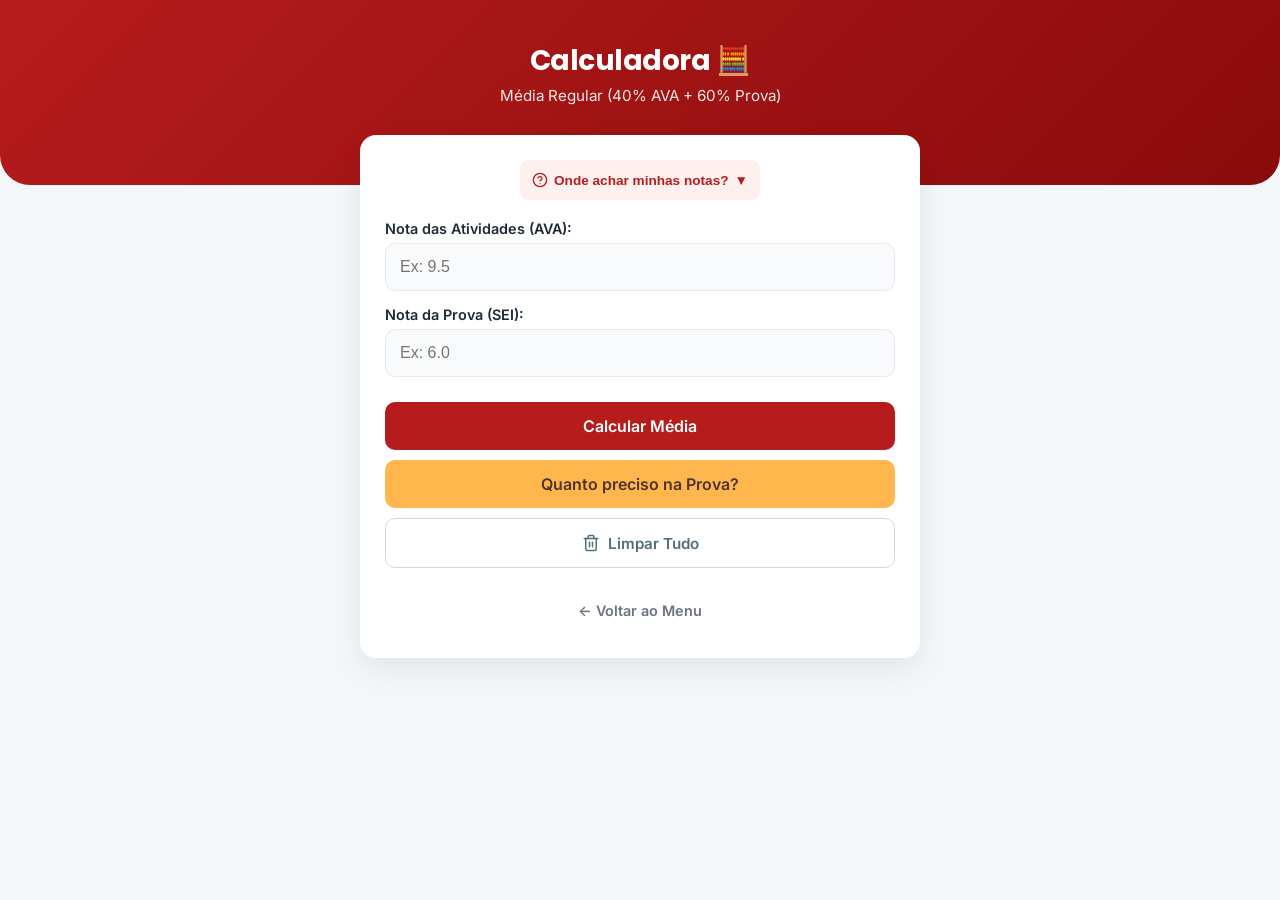
<file: unihub/mediafinal.html>
<!DOCTYPE html>
<html lang="pt-br">
<head>
    <meta charset="UTF-8">
    <meta name="viewport" content="width=device-width, initial-scale=1.0">
    
    <title>Média Regular - Univesp | Calculadora</title>
    <meta name="description" content="Calcule sua média regular da Univesp (40% AVA + 60% Prova).">
    
    <link rel="icon" type="image/webp" href="Univesplogo.webp">
    <link rel="manifest" href="manifest.json">
    <meta name="theme-color" content="#b71c1c">
    
    <link rel="preconnect" href="https://fonts.googleapis.com">
    <link href="https://fonts.googleapis.com/css2?family=Inter:wght@400;500;600&family=Poppins:wght@500;600;700&display=swap" rel="stylesheet">

    <script src="lucide.js"></script>

    <script type="application/ld+json">
{
  "@context": "https://schema.org",
  "@type": "WebApplication",
  "name": "Calculadora Média Univesp",
  "description": "Calcule sua média final oficial considerando AVA e Prova.",
  "applicationCategory": "EducationalApplication",
  "operatingSystem": "All",
  "author": { "@type": "Person", "name": "Estudante Univesp" }
}
    </script>  
    
    <link rel="stylesheet" href="style.css">
    
    <style>
        /* Estilos específicos para esta página (Ajuda Inline e Erros) */
        
        /* Botão de limpar */
        .btn-clear {
            width: 100%;
            padding: 12px;
            border: 1px solid #cfd8dc;
            background-color: white;
            color: #546e7a;
            border-radius: 10px;
            font-size: 0.95rem;
            font-weight: 600;
            cursor: pointer;
            margin-top: 10px;
            font-family: 'Inter', sans-serif;
            transition: all 0.2s;
            display: flex;
            align-items: center;
            justify-content: center;
            gap: 8px;
        }
        .btn-clear:hover { background-color: #eceff1; border-color: #b0bec5; }
        .btn-clear:active { transform: scale(0.98); }

        /* Área de Ajuda Inline (Abre e fecha na tela) */
        #help-inline {
            display: none; /* Escondido por padrão */
            background-color: #f8f9fa;
            border: 1px solid #e9ecef;
            padding: 15px;
            border-radius: 10px;
            margin-bottom: 20px;
            margin-top: -10px;
            text-align: left;
            font-size: 0.9rem;
            animation: fadeIn 0.3s ease-in-out;
        }

        #help-inline p {
            font-weight: 600;
            color: var(--primary);
            margin-bottom: 5px;
            margin-top: 10px;
        }
        
        #help-inline p:first-child { margin-top: 0; }

        .tutorial-img {
            width: 100%;
            border-radius: 8px;
            border: 1px solid #ddd;
            margin-bottom: 10px;
        }

        /* Mensagem de Erro (Substitui o alert) */
        #msg-erro {
            display: none;
            background-color: #ffebee;
            color: #c62828;
            border: 1px solid #ef9a9a;
            padding: 10px;
            border-radius: 8px;
            margin-bottom: 15px;
            font-size: 0.9rem;
            font-weight: 500;
            text-align: center;
        }

        @keyframes fadeIn {
            from { opacity: 0; transform: translateY(-5px); }
            to { opacity: 1; transform: translateY(0); }
        }
    </style>

    <script>
      window.OneSignalDeferred = window.OneSignalDeferred || [];
      OneSignalDeferred.push(function(OneSignal) {
        OneSignal.init({
          appId: "c322be8d-cbcd-40a0-b928-5b3fff29e3ed",
          safari_web_id: "web.onesignal.auto.xxxxx",
          notifyButton: {
            enable: true,
            size: 'medium',
            theme: 'default',
            position: 'bottom-right',
            showCredit: false,
            text: {
                'tip.state.unsubscribed': 'Receber lembretes de prazos',
                'tip.state.subscribed': 'Você está inscrito nos lembretes',
                'tip.state.blocked': 'Você bloqueou as notificações',
                'message.action.subscribed': 'Obrigado por se inscrever!',
                'message.action.resubscribed': 'Você está inscrito novamente.',
                'message.action.unsubscribed': 'Você não receberá mais lembretes.',
                'dialog.main.title': 'Gerenciar Notificações',
                'dialog.main.button.subscribe': 'INSCREVER',
                'dialog.main.button.unsubscribe': 'SAIR',
                'dialog.blocked.title': 'Desbloquear Notificações',
                'dialog.blocked.message': 'Siga as instruções para permitir as notificações.'
            }
          },
          allowLocalhostAsSecureOrigin: true,
        });
      });
    </script>

    <script async src="https://www.googletagmanager.com/gtag/js?id=G-JT80KW5HKK"></script>
    <script>
      window.dataLayer = window.dataLayer || [];
      function gtag(){dataLayer.push(arguments);}
      gtag('js', new Date());

      gtag('config', 'G-JT80KW5HKK');

      window.addEventListener('appinstalled', () => {
        gtag('event', 'pwa_install', { 
            'event_category': 'App', 
            'event_label': 'Instalacao_Sucesso',
            'value': 1
        });
      });
    </script>

    <script type="application/ld+json">
{
  "@context": "https://schema.org",
  "@type": "Article",
  "headline": "Guia de Estágio Supervisionado Univesp",
  "description": "Regras de carga horária para Licenciaturas, Engenharia e Computação.",
  "author": { "@type": "Person", "name": "Estudante Univesp" }
}
    </script>

    
    
</head>
<body>

    <header>
        <h1>Calculadora 🧮</h1>
        <p>Média Regular (40% AVA + 60% Prova)</p>
    </header>

    <div class="container">
        <div class="calc-container">
            
            <button onclick="toggleHelp()" class="btn-help-link" id="btn-toggle-help">
                <i data-lucide="help-circle" width="16"></i>
                Onde achar minhas notas? <span id="seta-help">▼</span>
            </button>

            <div id="help-inline">
                <p>1. Nota das Atividades (AVA):</p>
                <span>Fica no canto direito da disciplina no Blackboard.</span>
                <img src="avanota.webp" alt="Exemplo nota AVA" class="tutorial-img">
                
                <p>2. Nota da Prova (SEI):</p>
                <span>Acesse o Histórico Escolar no sistema SEI.</span>
                <img src="seinota.png" alt="Exemplo nota SEI" class="tutorial-img">
                
                <div style="text-align: right; margin-top: 10px;">
                    <button onclick="toggleHelp()" style="background:none; border:none; color:#666; cursor:pointer; font-size: 0.8rem; text-decoration: underline;">Fechar Ajuda</button>
                </div>
            </div>

            <div id="msg-erro"></div>

            <div class="input-group">
                <label>Nota das Atividades (AVA):</label>
                <input type="text" id="ativ" placeholder="Ex: 9.5" inputmode="decimal">
            </div>

            <div class="input-group">
                <label>Nota da Prova (SEI):</label>
                <input type="text" id="prova" placeholder="Ex: 6.0" inputmode="decimal">
            </div>

            <button onclick="calcularMedia()" class="btn-calc">Calcular Média</button>
            <button onclick="simularNota()" class="btn-simular">Quanto preciso na Prova?</button>
            
            <button onclick="limparTudo()" class="btn-clear">
                <i data-lucide="trash-2" width="18"></i> Limpar Tudo
            </button>

            <div id="resultado"></div>

            <button onclick="window.location.href='index.html'" class="btn-back">← Voltar ao Menu</button>
        </div>
    </div>

    <script>

        lucide.createIcons();

        // Alterna a visibilidade da ajuda (Abre/Fecha)
        function toggleHelp() {
            const helpDiv = document.getElementById('help-inline');
            const seta = document.getElementById('seta-help');
            
            if (helpDiv.style.display === 'block') {
                helpDiv.style.display = 'none';
                seta.innerText = '▼';
            } else {
                helpDiv.style.display = 'block';
                seta.innerText = '▲';
            }
        }

        // Função para mostrar erros na tela em vez de alert
        function mostrarErro(mensagem) {
            const box = document.getElementById('msg-erro');
            box.innerText = mensagem;
            box.style.display = 'block';
            // Esconde o resultado se tiver erro
            document.getElementById('resultado').style.display = 'none';
        }

        function esconderErro() {
            document.getElementById('msg-erro').style.display = 'none';
        }

        function lerNota(id) {
            let valor = document.getElementById(id).value;
            if (!valor) return NaN;
            return parseFloat(valor.replace(',', '.'));
        }

        function limparTudo() {
            document.getElementById('ativ').value = '';
            document.getElementById('prova').value = '';
            
            const res = document.getElementById('resultado');
            res.style.display = 'none';
            res.innerHTML = '';
            res.className = '';
            
            esconderErro(); // Limpa erro também
            document.getElementById('ativ').focus();
        }

        function calcularMedia() {
            esconderErro();
            let ativ = lerNota('ativ');
            let prova = lerNota('prova');
            
            if (isNaN(ativ) || isNaN(prova)) { 
                mostrarErro("Por favor, preencha as duas notas (AVA e Prova)!"); 
                return; 
            }
            if (ativ > 10 || prova > 10) { 
                mostrarErro("As notas não podem ser maiores que 10."); 
                return; 
            }
            if (ativ < 0 || prova < 0) { 
                mostrarErro("As notas não podem ser negativas."); 
                return; 
            }

            let media = (ativ * 0.4) + (prova * 0.6);
            let res = document.getElementById('resultado');
            
            res.style.display = 'block';
            
            // Arredondamento para 2 casas
            media = Math.round(media * 100) / 100;

            if (media >= 5) {
                res.className = 'aprovado';
                res.innerHTML = `Média Final: <strong>${media.toFixed(2)}</strong><br>APROVADO! 🎉`;
                localStorage.removeItem('mediaUnivesp');
            } else {
                res.className = 'reprovado';
                res.innerHTML = `Média: <strong>${media.toFixed(2)}</strong><br>Necessário Exame.`;
                localStorage.setItem('mediaUnivesp', media);
            }
        }

        function simularNota() {
            esconderErro();
            let ativ = lerNota('ativ');
            
            if (isNaN(ativ)) { 
                mostrarErro("Preencha a nota do AVA primeiro para simular!"); 
                return; 
            }
            if (ativ > 10 || ativ < 0) { 
                mostrarErro("Nota do AVA inválida (0 a 10)."); 
                return; 
            }

            let pontosJaTenho = ativ * 0.4;
            let falta = 5.0 - pontosJaTenho;
            let precisaNaProva = falta / 0.6;

            let res = document.getElementById('resultado');
            res.style.display = 'block';
            
            if (precisaNaProva <= 0) {
                res.className = 'aprovado';
                res.innerHTML = "Matematicamente Aprovado! Mesmo com 0 na prova.";
            } else if (precisaNaProva > 10) {
                res.className = 'reprovado';
                res.innerHTML = `Impossível atingir média 5.0 apenas com a prova.<br>Você precisaria de <strong>${precisaNaProva.toFixed(2)}</strong>.<br>Prepare-se para o Exame.`;
            } else {
                res.className = '';
                // Estilo customizado inline para alerta amarelo
                res.style.background = "#fff3e0";
                res.style.border = "1px solid #ffe0b2";
                res.style.color = "#e65100";
                res.innerHTML = `Para passar direto (Média 5.0):<br>Você precisa tirar <strong>${precisaNaProva.toFixed(2)}</strong> na prova.`;
            }
        }
    </script>
</body>
</html>
</file>
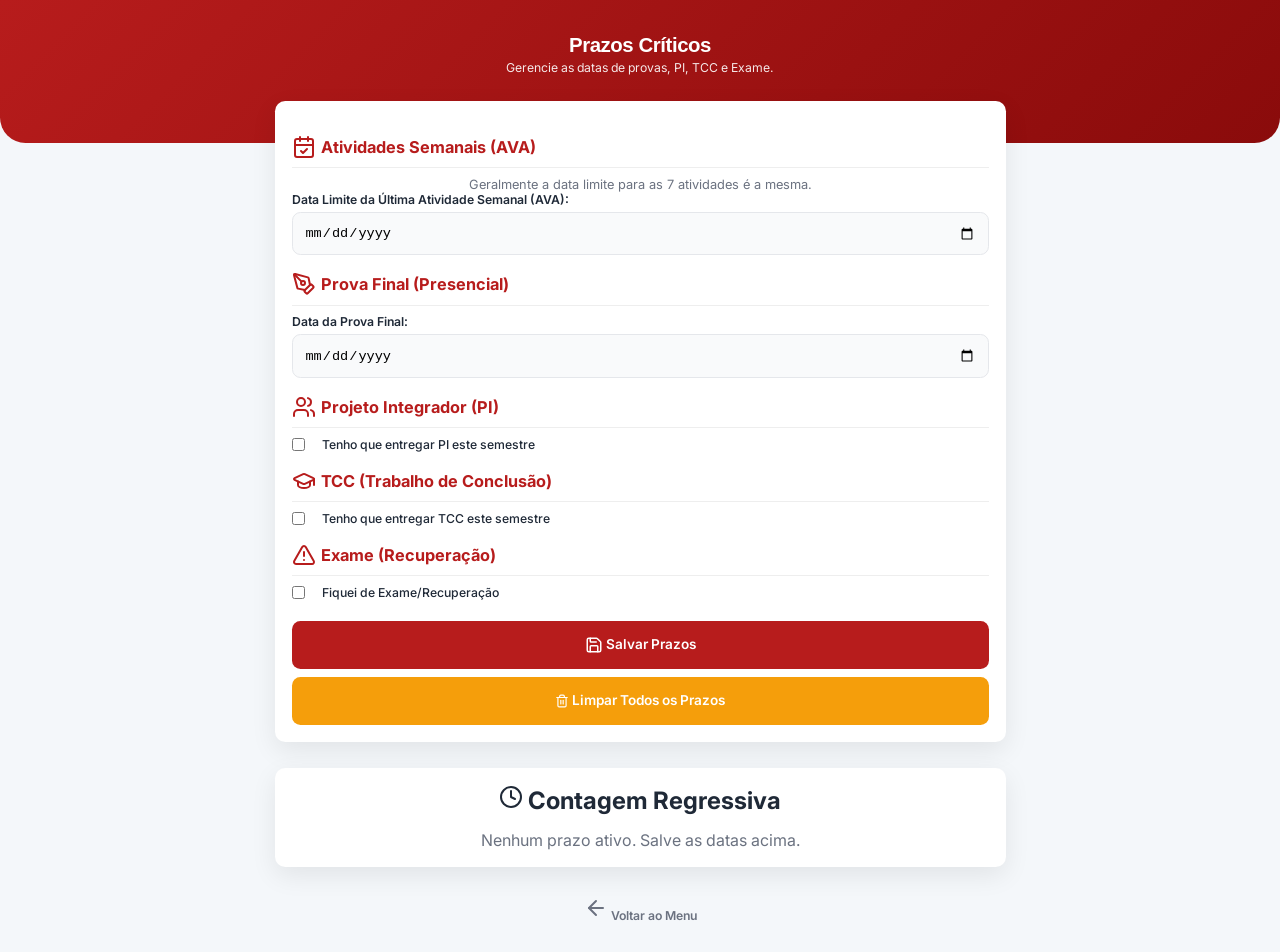
<file: unihub/metas.html>
<!DOCTYPE html>
<html lang="pt-br">
<head>
    <meta charset="UTF-8">
    <meta name="viewport" content="width=device-width, initial-scale=1.0">
    
    <meta http-equiv="Cache-Control" content="no-cache, no-store, must-revalidate" />
    <meta http-equiv="Pragma" content="no-cache" />
    <meta http-equiv="Expires" content="0" />
    
    <title>Prazos Críticos - Dashboard do Aluno | Univesp</title>
    
    <meta name="description" content="Gerencie e acompanhe todos os seus prazos acadêmicos críticos da Univesp em um só lugar: Atividades AVA, Prova Final, PI, TCC e Exame. Contagem regressiva em tempo real.">
    
    <meta name="keywords" content="Univesp, Prazos, Calendário, Prova Final, PI, TCC, Exame, Contagem Regressiva, Dashboard, Calculadora Univesp">
    
    <meta name="author" content="Estudante Univesp">
    
    <link rel="icon" type="image/webp" href="Univesplogo.webp">
    <link rel="apple-touch-icon" href="Univesplogo.webp">
    <meta name="theme-color" content="#b71c1c">

    <link rel="canonical" href="https://univespcalculadora.netlify.app/metas.html">

    <meta property="og:type" content="website">
    <meta property="og:url" content="https://univespcalculadora.netlify.app/metas.html">
    <meta property="og:title" content="Dashboard de Prazos Críticos Univesp">
    <meta property="og:description" content="Nunca perca um prazo! Calendário personalizado e contagem regressiva para todas as entregas importantes do semestre.">
    <meta property="og:image" content="https://univespcalculadora.netlify.app/Univesplogo.webp">
    <meta property="og:locale" content="pt_BR">
    <meta property="og:site_name" content="Calculadora Univesp Não Oficial">

    <meta name="twitter:card" content="summary">
    <meta name="twitter:title" content="Prazos Críticos Univesp - Não Oficial">
    <meta name="twitter:description" content="Gerencie em tempo real as datas de AVA, Provas, PI, TCC e Exame.">
    <meta name="twitter:image" content="https://univespcalculadora.netlify.app/Univesplogo.webp">

    <link href="https://fonts.googleapis.com/css2?family=Inter:wght@400;600;700&display=swap" rel="stylesheet">
    <script src="lucide.js"></script>
    <link rel="stylesheet" href="main.css"> <style>
        /* Estilos específicos para o Dashboard de Prazos */
        
        .prazos-form h2 { 
            font-size: 1.02rem; /* 1.2rem - 15% */
            color: var(--primary);
            margin-top: 17px; /* 20px - 15% */
            margin-bottom: 8.5px; /* 10px - 15% */
            border-bottom: 1px solid #eee;
            padding-bottom: 8.5px;
            display: flex;
            align-items: center;
            gap: 5px;
        }

        .input-group-date { 
            margin-bottom: 12.75px; /* 15px - 15% */ 
            text-align: left;
        }
        .input-group-date label { 
            display: block; 
            font-weight: 600; 
            margin-bottom: 5.1px; 
            font-size: 0.765rem; 
            color: var(--text-main); 
        }
        .input-group-date input[type="date"] {
            width: 100%; 
            padding: 11.9px; /* 14px - 15% */ 
            border: 1px solid #e5e7eb; 
            border-radius: 8.5px; 
            font-size: 13.6px; 
            background-color: #f9fafb;
        }

        /* Seção de Timer e Alerta */
        #prazos-list { 
            margin-top: 25.5px; /* 30px - 15% */
        }
        .prazos-item {
            background-color: #f9fafb;
            border: 1px solid #eee;
            padding: 17px; /* 20px - 15% */
            border-radius: var(--radius);
            margin-bottom: 12.75px; /* 15px - 15% */
            text-align: left;
            box-shadow: var(--shadow-sm);
        }

        .prazos-item h3 {
            font-size: 0.85rem; /* 1rem - 15% */
            margin: 0;
            color: var(--text-main);
            display: flex;
            justify-content: space-between;
            align-items: center;
        }
        
        .timer-display {
            font-size: 1.275rem; /* 1.5rem - 15% */
            font-weight: 700;
            color: #10b981; /* Verde Sucesso */
            margin-top: 5px;
            display: block;
        }

        .timer-display.expirado {
            color: var(--error-text);
            font-size: 1.02rem;
        }

        .timer-display.perigo {
            color: #f59e0b; /* Amarelo Perigo */
        }
        
        .timer-display small {
            font-size: 0.68rem; /* 0.8rem - 15% */
            font-weight: 400;
            color: var(--text-muted);
        }

        .info-data {
            font-size: 0.8rem;
            color: var(--text-muted);
        }

        /* Estilo para Radio/Checkbox personalizado */
        .radio-group { 
            display: flex; 
            gap: 17px; 
            margin-bottom: 12.75px; /* 15px - 15% */
        }
        .radio-group label { 
            display: flex; 
            align-items: center; 
            font-weight: 500;
            font-size: 0.765rem;
            cursor: pointer;
        }

    </style>

    <script type="application/ld+json">
    {
      "@context": "https://schema.org",
      "@type": "WebApplication",
      "name": "Dashboard de Prazos Críticos Univesp",
      "url": "https://univespcalculadora.netlify.app/metas.html",
      "description": "Ferramenta essencial para alunos da Univesp acompanharem prazos de provas, PI, TCC e Exame com contagem regressiva e alertas.",
      "applicationCategory": "EducationalApplication",
      "operatingSystem": "All",
      "browserRequirements": "Requires JavaScript",
      "offers": {
        "@type": "Offer",
        "price": "0",
        "priceCurrency": "BRL"
      },
      "author": {
        "@type": "Person",
        "name": "Estudante Univesp"
      },
      "featureList": [
        "Contagem regressiva em tempo real",
        "Gestão de prazos de AVA e Provas",
        "Controle de entrega de PI e TCC",
        "Alerta para Exame (Recuperação)"
      ]
    }
    </script>

    <script src="https://cdn.onesignal.com/sdks/web/v16/OneSignalSDK.page.js" defer></script>
    <script>
      window.OneSignalDeferred = window.OneSignalDeferred || [];
      OneSignalDeferred.push(function(OneSignal) {
        OneSignal.init({
          appId: "c322be8d-cbcd-40a0-b928-5b3fff29e3ed",
          /* Removido safari_web_id placeholder (como no progresso.html) */
          notifyButton: {
            enable: true,
            size: 'medium',
            theme: 'default',
            position: 'bottom-right',
            showCredit: false,
            text: {
                'tip.state.unsubscribed': 'Receber lembretes de prazos',
                'tip.state.subscribed': 'Você está inscrito nos lembretes',
                'tip.state.blocked': 'Você bloqueou as notificações',
                'message.action.subscribed': 'Obrigado por se inscrever!',
                'message.action.resubscribed': 'Você está inscrito novamente.',
                'message.action.unsubscribed': 'Você não receberá mais lembretes.',
                'dialog.main.title': 'Gerenciar Notificações',
                'dialog.main.button.subscribe': 'INSCREVER',
                'dialog.main.button.unsubscribe': 'SAIR',
                'dialog.blocked.title': 'Desbloquear Notificações',
                'dialog.blocked.message': 'Siga as instruções para permitir as notificações.'
            }
          },
          allowLocalhostAsSecureOrigin: true,
        });
      });
    </script>

    <script async src="https://www.googletagmanager.com/gtag/js?id=G-JT80KW5HKK"></script>
    <script>
      window.dataLayer = window.dataLayer || [];
      function gtag(){dataLayer.push(arguments);}
      gtag('js', new Date());

      gtag('config', 'G-JT80KW5HKK');

      window.addEventListener('appinstalled', () => {
        gtag('event', 'pwa_install', { 
            'event_category': 'App', 
            'event_label': 'Instalacao_Sucesso',
            'value': 1
        });
      });
    </script>

</head>

<body>
    <header>
        <h1>Prazos Críticos</h1>
        <p>Gerencie as datas de provas, PI, TCC e Exame.</p>
    </header>

    <div class="container">
        <div class="calc-container prazos-form">
            
            <h2 id="section-atividade"><i data-lucide="calendar-check"></i> Atividades Semanais (AVA)</h2>
            <p class="info-data">Geralmente a data limite para as 7 atividades é a mesma.</p>
            <div class="input-group-date">
                <label for="date-ava">Data Limite da Última Atividade Semanal (AVA):</label>
                <input type="date" id="date-ava">
            </div>

            <h2 id="section-prova"><i data-lucide="pen-tool"></i> Prova Final (Presencial)</h2>
            <div class="input-group-date">
                <label for="date-prova">Data da Prova Final:</label>
                <input type="date" id="date-prova">
            </div>

            <h2 id="section-pi"><i data-lucide="users"></i> Projeto Integrador (PI)</h2>
            <div class="radio-group">
                <input type="checkbox" id="check-pi" onchange="togglePiDate()">
                <label for="check-pi">Tenho que entregar PI este semestre</label>
            </div>
            <div class="input-group-date" id="group-pi-date" style="display: none;">
                <label for="date-pi">Data de Entrega Final do PI:</label>
                <input type="date" id="date-pi">
            </div>

            <h2 id="section-tcc"><i data-lucide="graduation-cap"></i> TCC (Trabalho de Conclusão)</h2>
            <div class="radio-group">
                <input type="checkbox" id="check-tcc" onchange="toggleTccDate()">
                <label for="check-tcc">Tenho que entregar TCC este semestre</label>
            </div>
            <div class="input-group-date" id="group-tcc-date" style="display: none;">
                <label for="date-tcc">Data de Entrega Final do TCC:</label>
                <input type="date" id="date-tcc">
            </div>

            <h2 id="section-exame"><i data-lucide="alert-triangle"></i> Exame (Recuperação)</h2>
            <div class="radio-group">
                <input type="checkbox" id="check-exame" onchange="toggleExameDate()">
                <label for="check-exame">Fiquei de Exame/Recuperação</label>
            </div>
            <div class="input-group-date" id="group-exame-date" style="display: none;">
                <label for="date-exame">Data da Prova de Exame:</label>
                <input type="date" id="date-exame">
            </div>
            
            <button class="btn-calc" onclick="savePrazos()">
                <i data-lucide="save" style="width: 18px; vertical-align: middle;"></i> Salvar Prazos
            </button>
            <button class="btn-simular" onclick="clearPrazos()" style="background-color: #f59e0b; color: white;">
                <i data-lucide="trash-2" style="width: 14px; vertical-align: middle;"></i> Limpar Todos os Prazos
            </button>
        </div>

        <div id="prazos-list" class="calc-container">
            <h2 style="margin-top: 0; margin-bottom: 15px;"><i data-lucide="clock"></i> Contagem Regressiva</h2>
            <div id="countdown-container">
                <p style="text-align: center; color: var(--text-muted);">
                    Salve os prazos acima para iniciar a contagem.
                </p>
            </div>
        </div>
        
        <button class="btn-back" onclick="window.location.href='index.html'">
            <i data-lucide="arrow-left"></i> Voltar ao Menu
        </button>
    </div>

    <script>
        const PRAZOS_KEY = 'univesp_prazos_criticos_v1';
        let prazos = {};
        let intervalId;

        // Lista de campos críticos (ID do input e Label)
        const CRITICAL_DATES = [
            { id: 'date-ava', name: 'Atividades Semanais (AVA)', type: 'date', check: null, icon: 'calendar-check' },
            { id: 'date-prova', name: 'Prova Final Presencial', type: 'date', check: null, icon: 'pen-tool' },
            { id: 'date-pi', name: 'Projeto Integrador (PI)', type: 'date', check: 'check-pi', icon: 'users' },
            { id: 'date-tcc', name: 'TCC (Trabalho de Conclusão)', type: 'date', check: 'check-tcc', icon: 'graduation-cap' },
            { id: 'date-exame', name: 'Exame/Recuperação', type: 'date', check: 'check-exame', icon: 'alert-triangle' }
        ];

        document.addEventListener("DOMContentLoaded", () => {
            if (typeof lucide !== 'undefined') {
                lucide.createIcons();
            }
            loadPrazos();
        });

        function loadPrazos() {
            const stored = localStorage.getItem(PRAZOS_KEY);
            if (stored) {
                try {
                    prazos = JSON.parse(stored);
                } catch (e) {
                    console.error("Erro ao carregar prazos", e);
                    prazos = {};
                }
            }
            // Renderiza o formulário com os dados salvos
            fillForm();
            // Inicia o timer
            startCountdownTimer();
        }

        function saveData() {
            localStorage.setItem(PRAZOS_KEY, JSON.stringify(prazos));
        }

        function fillForm() {
            // Preenche os campos de data e os checkboxes
            CRITICAL_DATES.forEach(item => {
                const dateInput = document.getElementById(item.id);
                if (dateInput) {
                    dateInput.value = prazos[item.id] || '';
                }
                
                const checkInput = document.getElementById(item.check);
                if (checkInput) {
                    checkInput.checked = prazos[item.check] === true;
                    // Força a exibição/ocultação do campo de data
                    if (item.check === 'check-pi') togglePiDate(false);
                    if (item.check === 'check-tcc') toggleTccDate(false);
                    if (item.check === 'check-exame') toggleExameDate(false);
                }
            });
        }

        function togglePiDate(save=true) {
            const isChecked = document.getElementById('check-pi').checked;
            document.getElementById('group-pi-date').style.display = isChecked ? 'block' : 'none';
            if (save) saveCheckState('check-pi', isChecked);
        }

        function toggleTccDate(save=true) {
            const isChecked = document.getElementById('check-tcc').checked;
            document.getElementById('group-tcc-date').style.display = isChecked ? 'block' : 'none';
            if (save) saveCheckState('check-tcc', isChecked);
        }

        function toggleExameDate(save=true) {
            const isChecked = document.getElementById('check-exame').checked;
            document.getElementById('group-exame-date').style.display = isChecked ? 'block' : 'none';
            if (save) saveCheckState('check-exame', isChecked);
        }
        
        function saveCheckState(id, isChecked) {
            prazos[id] = isChecked;
        }

        function savePrazos() {
            // Salva todas as datas e estados dos checkboxes
            CRITICAL_DATES.forEach(item => {
                const dateInput = document.getElementById(item.id);
                if (dateInput) {
                    prazos[item.id] = dateInput.value;
                }
                const checkInput = document.getElementById(item.check);
                if (checkInput) {
                    prazos[item.check] = checkInput.checked;
                }
            });

            saveData();
            alert("Prazos salvos com sucesso!");
            startCountdownTimer(); // Reinicia o timer com os novos dados
        }

        function clearPrazos() {
            if(confirm("Tem certeza? Isso apagará todos os prazos salvos.")) {
                localStorage.removeItem(PRAZOS_KEY);
                prazos = {};
                location.reload();
            }
        }

        // --- LÓGICA DO TIMER ---

        function formatCountdown(targetDate) {
            // Tenta pegar a data às 23:59:59 para dar o dia inteiro
            const target = new Date(targetDate + 'T23:59:59'); 
            const now = new Date();
            const diff = target - now;

            if (diff <= 0) {
                return { text: "Prazo Expirado", class: "expirado" };
            }

            const days = Math.floor(diff / (1000 * 60 * 60 * 24));
            const hours = Math.floor((diff % (1000 * 60 * 60 * 24)) / (1000 * 60 * 60));
            const minutes = Math.floor((diff % (1000 * 60 * 60)) / (1000 * 60));
            const seconds = Math.floor((diff % (1000 * 60)) / 1000);

            let text = "";
            let cssClass = "";

            if (days > 7) {
                 text = `${days} dias restantes.`;
            } else if (days > 0) {
                text = `${days}d ${hours}h ${minutes}m`;
                cssClass = "perigo";
            } else { // Menos de 24h
                text = `${hours}h ${minutes}m ${seconds}s`;
                cssClass = "expirado"; // Usa 'expirado' como ALERTA DE HORA
            }
            
            const dateDisplay = new Date(targetDate + 'T00:00:00').toLocaleDateString('pt-BR', { day: '2-digit', month: '2-digit', year: 'numeric' });

            return { text: text, class: cssClass, fullDate: dateDisplay };
        }

        function renderCountdown() {
            const container = document.getElementById('countdown-container');
            container.innerHTML = '';
            
            const activePrazos = [];

            CRITICAL_DATES.forEach(item => {
                const hasDate = !!prazos[item.id];
                const isChecked = item.check ? prazos[item.check] === true : true; // Sem checkbox é sempre ativo
                
                if (hasDate && isChecked) {
                    activePrazos.push({
                        ...item,
                        targetDate: prazos[item.id]
                    });
                }
            });
            
            if (activePrazos.length === 0) {
                container.innerHTML = '<p style="text-align: center; color: var(--text-muted);">Nenhum prazo ativo. Salve as datas acima.</p>';
                return;
            }

            // Ordena pelo mais próximo
            activePrazos.sort((a, b) => new Date(a.targetDate) - new Date(b.targetDate));
            
            activePrazos.forEach(item => {
                const countdown = formatCountdown(item.targetDate);
                
                const div = document.createElement('div');
                div.className = 'prazos-item';
                div.innerHTML = `
                    <h3>
                        <i data-lucide="${item.icon}" style="width: 18px; vertical-align: middle; margin-right: 5px;"></i>
                        ${item.name}
                        <small style="font-weight: 500;">Data: ${countdown.fullDate}</small>
                    </h3>
                    <span class="timer-display ${countdown.class}">
                        ${countdown.text}
                    </span>
                `;
                container.appendChild(div);
            });
            
            if (typeof lucide !== 'undefined') {
                lucide.createIcons();
            }
        }
        
        function startCountdownTimer() {
            if(intervalId) clearInterval(intervalId); // Limpa o anterior
            renderCountdown(); // Renderiza imediatamente
            intervalId = setInterval(renderCountdown, 1000); 
        }

    </script>
</body>
</html>
</file>
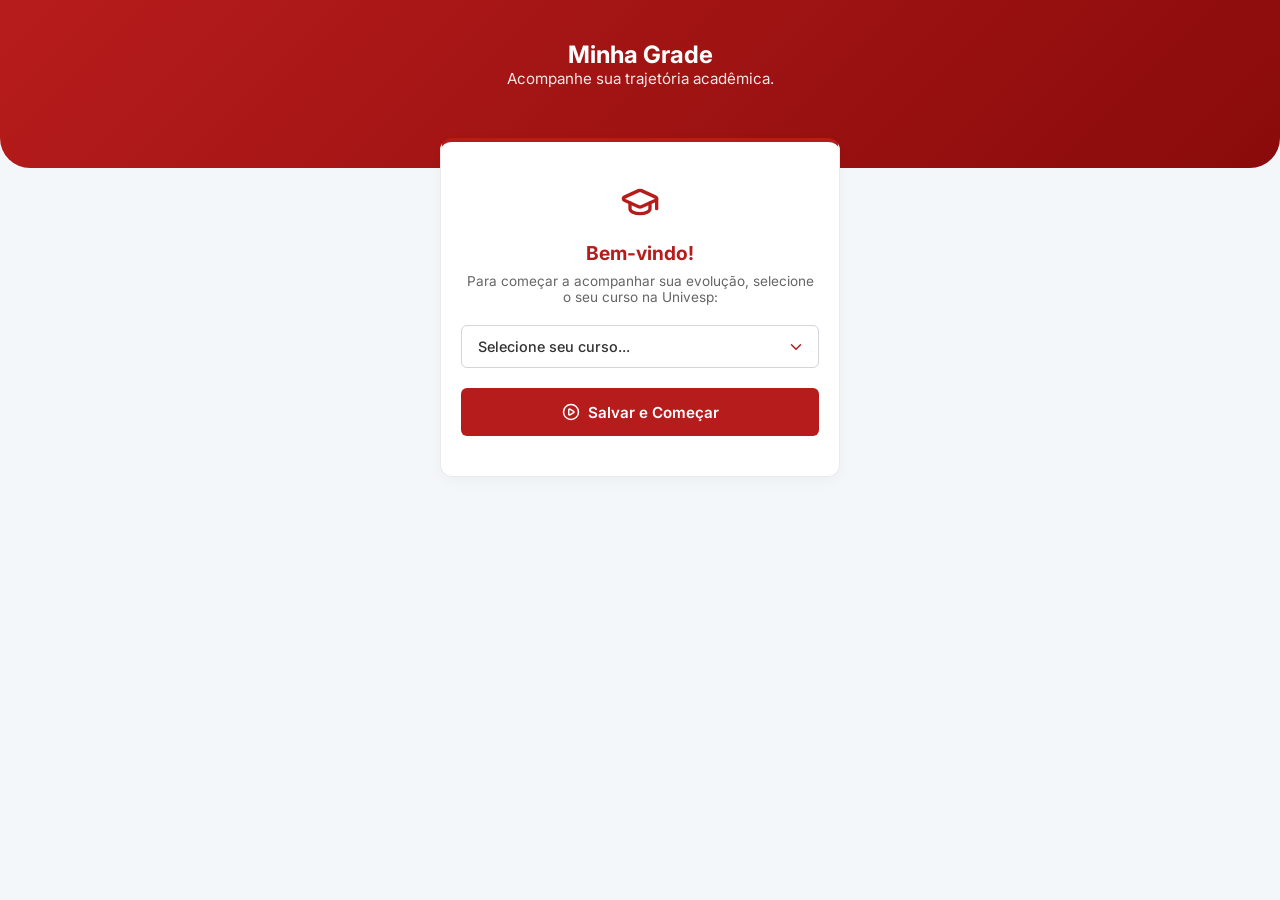
<file: unihub/minha-grade-de-materias-curso-univesp.html>
<!DOCTYPE html>
<html lang="pt-br">
<head>
    <meta charset="UTF-8">
    <meta name="viewport" content="width=device-width, initial-scale=1.0">
    
    <meta http-equiv="Cache-Control" content="no-cache, no-store, must-revalidate" />
    <meta http-equiv="Pragma" content="no-cache" />
    <meta http-equiv="Expires" content="0" />
    
    <title>Minha Grade</title>
    
    <meta name="description" content="Acompanhe sua trajetória na Univesp. Marque matérias aprovadas, visualize sua grade curricular completa e calcule sua porcentagem de conclusão do curso. Inclui a nova grade de Inteligência Artificial.">
    
    <meta name="keywords" content="Univesp, Grade Curricular, Matriz Curricular, Inteligência Artificial, Ciência de Dados, Engenharia de Computação, Pedagogia, Minhas Notas, Progresso Acadêmico, Calculadora Univesp">
    
    <meta name="author" content="Estudante Univesp">
    <meta name="robots" content="index, follow">
    
    <link rel="icon" type="image/webp" href="Univesplogo.webp">
    <link rel="apple-touch-icon" href="Univesplogo.webp">
    <meta name="theme-color" content="#b71c1c">

    <link rel="canonical" href="https://univespcalculadora.netlify.app/minha-grade-de-materias-curso-univesp.html">

    <meta property="og:type" content="website">
    <meta property="og:url" content="https://univespcalculadora.netlify.app/minha-grade-de-materias-curso-univesp.html">
    <meta property="og:title" content="Minha Grade - Acompanhe seu Curso na Univesp">
    <meta property="og:description" content="Gerencie quais matérias você já passou, veja o que falta para se formar e controle suas notas e PIs. Inclui a nova grade de Bacharelado em Inteligência Artificial.">
    <meta property="og:image" content="https://univespcalculadora.netlify.app/Univesplogo.webp">
    <meta property="og:locale" content="pt_BR">
    <meta property="og:site_name" content="Calculadora Univesp Não Oficial">

    <meta name="twitter:card" content="summary_large_image">
    <meta name="twitter:title" content="Minha Grade Univesp - Controle de Progresso">
    <meta name="twitter:description" content="Veja quanto falta para se formar. Acompanhe sua matriz curricular dos cursos da Univesp.">
    <meta name="twitter:image" content="https://univespcalculadora.netlify.app/Univesplogo.webp">

    <link href="https://fonts.googleapis.com/css2?family=Inter:wght@400;500;600;700&display=swap" rel="stylesheet">
    <script src="lucide.js"></script>
    <link rel="stylesheet" href="style.css">

    <style>
        .progress-header { text-align: center; margin-bottom: 20px; }
        .progress-bar-container { background: #e0e0e0; border-radius: 10px; height: 20px; width: 100%; margin: 10px 0; overflow: hidden; }
        .progress-bar { background: var(--primary); height: 100%; width: 0%; transition: width 0.5s ease; }
        .stats-grid { display: grid; grid-template-columns: 1fr 1fr; gap: 10px; margin-bottom: 20px; }
        .stat-card { background: #f9f9f9; padding: 10px; border-radius: 8px; text-align: center; border: 1px solid #eee; }
        .stat-card h4 { font-size: 0.8rem; color: var(--text-muted); }
        .stat-card span { font-size: 1.2rem; font-weight: bold; color: var(--primary); }
        
        .semester-block { margin-bottom: 15px; border: 1px solid #eee; border-radius: 8px; overflow: hidden; }
        .semester-title { background: #f0f0f0; padding: 12px; font-weight: bold; cursor: pointer; display: flex; justify-content: space-between; align-items: center; user-select: none; }
        .semester-content { display: none; padding: 10px; background: #fff; }
        .semester-content.open { display: block; }
        
        .subject-item { display: flex; justify-content: space-between; align-items: center; margin-bottom: 10px; padding-bottom: 10px; border-bottom: 1px solid #f5f5f5; }
        .subject-info { flex: 1; text-align: left; padding-right: 10px; }
        .subject-name { font-size: 0.85rem; font-weight: 600; display: block; line-height: 1.3; }
        .subject-meta { font-size: 0.75rem; color: #666; display: block; margin-top: 4px; }
        .grade-input { width: 65px; padding: 8px; border-radius: 6px; border: 1px solid #ccc; text-align: center; font-weight: bold; }
        .status-badge { font-size: 0.7rem; padding: 2px 6px; border-radius: 4px; margin-left: 5px; display: inline-block; }
        .status-pending { background: #eee; color: #555; }
        .status-ok { background: #d4edda; color: #155724; }
        
        /* Modificações de design focado no Clean e Vermelho Univesp */
        .setup-screen { 
            text-align: center; 
            padding: 40px 20px; 
            background: #ffffff;
            border: 1px solid #eaeaea;
            border-top: 4px solid #b71c1c; 
            border-radius: 12px;
            box-shadow: 0 4px 15px rgba(0,0,0,0.03);
            max-width: 400px;
            margin: 20px auto;
        }
        .app-screen { display: none; }
        
        .custom-select-wrapper {
            position: relative;
            margin-bottom: 20px;
        }
        .custom-select-wrapper select {
            appearance: none;
            -webkit-appearance: none;
            -moz-appearance: none;
            width: 100%;
            padding: 12px 40px 12px 16px;
            border: 1px solid #d1d5db;
            border-radius: 6px;
            font-size: 0.9rem;
            font-weight: 500;
            color: #333;
            background-color: #ffffff;
            cursor: pointer;
            transition: all 0.2s ease-in-out;
            font-family: 'Inter', sans-serif;
        }
        .custom-select-wrapper select:focus {
            outline: none;
            border-color: #b71c1c;
            box-shadow: 0 0 0 3px rgba(183, 28, 28, 0.1);
        }
        .custom-select-icon {
            position: absolute;
            right: 14px;
            top: 50%;
            transform: translateY(-50%);
            pointer-events: none;
            color: #b71c1c;
            transition: color 0.2s;
        }
        .custom-select-wrapper select:focus + .custom-select-icon {
            color: #b71c1c;
        }
        
        .btn-start {
            width: 100%;
            padding: 12px;
            background: #b71c1c;
            color: white;
            border: none;
            border-radius: 6px;
            font-size: 0.95rem;
            font-weight: 600;
            cursor: pointer;
            transition: all 0.2s;
            display: flex;
            align-items: center;
            justify-content: center;
            gap: 8px;
            font-family: 'Inter', sans-serif;
        }
        .btn-start:hover {
            background: #900000;
        }
        .btn-start:active {
            transform: translateY(1px);
        }
    </style>

    <script type="application/ld+json">
    {
      "@context": "https://schema.org",
      "@type": "WebApplication",
      "name": "Gerenciador de Grade e Progresso Univesp",
      "url": "https://univespcalculadora.netlify.app/minha-grade-de-materias-curso-univesp.html",
      "description": "Ferramenta para alunos da Univesp acompanharem o progresso do curso, marcarem matérias aprovadas e visualizarem a matriz curricular atualizada, incluindo o novo Bacharelado em Inteligência Artificial.",
      "applicationCategory": "EducationalApplication",
      "operatingSystem": "All",
      "browserRequirements": "Requires JavaScript",
      "offers": {
        "@type": "Offer",
        "price": "0",
        "priceCurrency": "BRL"
      },
      "author": {
        "@type": "Person",
        "name": "Estudante Univesp"
      },
      "featureList": [
        "Acompanhamento de progresso percentual",
        "Matrizes curriculares de 10 cursos da Univesp",
        "Grade atualizada: Bacharelado em Inteligência Artificial",
        "Cálculo de PIs restantes",
        "Status de aprovação por matéria"
      ]
    }
    </script>

    <script>
      window.OneSignalDeferred = window.OneSignalDeferred || [];
      OneSignalDeferred.push(function(OneSignal) {
        OneSignal.init({
          appId: "c322be8d-cbcd-40a0-b928-5b3fff29e3ed",
          /* Correção 1C: Removido safari_web_id placeholder */
          notifyButton: {
            enable: true,
            size: 'medium',
            theme: 'default',
            position: 'bottom-right',
            showCredit: false,
            text: {
                'tip.state.unsubscribed': 'Receber lembretes de prazos',
                'tip.state.subscribed': 'Você está inscrito nos lembretes',
                'tip.state.blocked': 'Você bloqueou as notificações',
                'message.action.subscribed': 'Obrigado por se inscrever!',
                'message.action.resubscribed': 'Você está inscrito novamente.',
                'message.action.unsubscribed': 'Você não receberá mais lembretes.',
                'dialog.main.title': 'Gerenciar Notificações',
                'dialog.main.button.subscribe': 'INSCREVER',
                'dialog.main.button.unsubscribe': 'SAIR',
                'dialog.blocked.title': 'Desbloquear Notificações',
                'dialog.blocked.message': 'Siga as instruções para permitir as notificações.'
            }
          },
          allowLocalhostAsSecureOrigin: true,
        });
      });
    </script>

    <script async src="https://www.googletagmanager.com/gtag/js?id=G-JT80KW5HKK"></script>
    <script>
      window.dataLayer = window.dataLayer || [];
      function gtag(){dataLayer.push(arguments);}
      gtag('js', new Date());

      gtag('config', 'G-JT80KW5HKK');

      window.addEventListener('appinstalled', () => {
        gtag('event', 'pwa_install', { 
            'event_category': 'App', 
            'event_label': 'Instalacao_Sucesso',
            'value': 1
        });
      });
    </script>

</head>


<body>

<h1 style="position: absolute; width: 1px; height: 1px; padding: 0; margin: -1px; overflow: hidden; clip: rect(0, 0, 0, 0); border: 0;">Minha Grade Univesp: Gerenciador de Matriz Curricular e Progresso (Ciência de Dados, Engenharia, Pedagogia, Inteligência Artificial)</h1>

<header>
    <h2 style="margin: 0; font-size: 1.5rem;">Minha Grade</h2>
    <p>Acompanhe sua trajetória acadêmica.</p>
</header>

<div class="container">
    
    <div id="setup-screen" class="calc-container setup-screen">
        <i data-lucide="graduation-cap" style="width: 40px; height: 40px; color: #b71c1c; margin-bottom: 15px;"></i>
        <h2 style="color: #b71c1c; font-size: 1.2rem; margin-bottom: 8px;">Bem-vindo!</h2>
        <p style="margin-bottom: 20px; font-size: 0.85rem; color: #666;">Para começar a acompanhar sua evolução, selecione o seu curso na Univesp:</p>
        
        <div class="custom-select-wrapper">
            <select id="course-select" aria-label="Selecione o seu curso de graduação">
                <option value="" disabled selected>Selecione seu curso...</option>
                <optgroup label="Computação">
                    <option value="dados">Bacharelado em Ciência de Dados</option>
                    <option value="bti">Bacharelado em Tecnologia da Informação (BTI)</option>
                    <option value="computacao">Engenharia de Computação</option>
                    <option value="ia">Bacharelado em Inteligência Artificial</option>
                </optgroup>
                <optgroup label="Negócios e Produção">
                    <option value="adm">Bacharelado em Administração</option>
                    <option value="producao">Engenharia de Produção</option>
                    <option value="processos">Tecnologia em Processos Gerenciais</option>
                </optgroup>
                <optgroup label="Licenciaturas">
                    <option value="pedagogia">Licenciatura em Pedagogia</option>
                    <option value="matematica">Licenciatura em Matemática</option>
                    <option value="letras">Licenciatura em Letras</option>
                </optgroup>
            </select>
            <i data-lucide="chevron-down" class="custom-select-icon" width="18"></i>
        </div>
        
        <button class="btn-start" onclick="initializeCourse()" aria-label="Salvar curso e carregar matriz curricular">
            <i data-lucide="play-circle" width="18"></i> Salvar e Começar
        </button>
    </div>

    <div id="app-screen" class="app-screen" aria-live="polite">
        <div class="calc-container">
            <h2 id="course-title" style="font-size: 1.1rem; margin-bottom: 15px; color: var(--primary);"></h2>
            
            <div class="progress-header">
                <div class="progress-bar-container">
                    <div id="main-progress" class="progress-bar" role="progressbar" aria-valuemin="0" aria-valuemax="100"></div>
                </div>
                <p id="progress-text" style="font-weight: bold;">0% Concluído</p>
            </div>

            <div class="stats-grid">
                <div class="stat-card">
                    <h4>PIs Restantes</h4>
                    <span id="pi-stats">-</span>
                </div>
                <div class="stat-card">
                    <h4>TCC</h4>
                    <span id="tcc-stats">-</span>
                </div>
                <div class="stat-card">
                    <h4>Aprovadas</h4>
                    <span id="completed-stats">-</span>
                </div>
                <div class="stat-card">
                    <h4>Faltam</h4>
                    <span id="remaining-stats">-</span>
                </div>
            </div>

            <button class="btn-simular" onclick="resetCourse()" style="background-color: #ef4444; color: white; margin-bottom: 20px; font-size: 0.8rem; padding: 10px;" aria-label="Trocar curso ou zerar o progresso atual">
                <i data-lucide="refresh-cw" style="width: 14px; vertical-align: middle;"></i> Trocar de Curso / Resetar
            </button>

            <div id="curriculum-container">
                </div>
        </div>
        
        <button class="btn-back" onclick="window.location.href='index.html'" aria-label="Voltar para a tela inicial do menu">
            <i data-lucide="arrow-left"></i> Voltar ao Menu
        </button>
    </div>
</div>

<script>
   
    const coursesDB = {

        "dados": {
            name: "Bacharelado em Ciência de Dados",
            semesters: [
                { 
                    id: 1, 
                    subjects: [
                        {name:"Pensamento Computacional",ch:80},
                        {name:"Matemática Básica",ch:80},
                        {name:"Leitura e Produção de Textos",ch:80},
                        {name:"Inglês",ch:80},
                        {name:"Ética, Cidadania e Sociedade",ch:40},
                        {name:"Projetos e métodos para a produção do conhecimento",ch:40}
                    ] 
                },
                { 
                    id: 2, 
                    subjects: [
                        {name:"Algoritmos e Programação de Computadores I",ch:80},
                        {name:"Algoritmos e Programação de Computadores II",ch:80},
                        {name:"Cálculo I",ch:80},
                        {name:"Fundamentos Matemáticos para Computação",ch:80},
                        {name:"Introdução a Conceitos de Computação",ch:40},
                        {name:"Fundamentos de Internet e Web",ch:40}
                    ] 
                },
                { 
                    id: 3, 
                    subjects: [
                        {name:"Estruturas de Dados",ch:80},
                        {name:"Programação Orientada a Objetos",ch:40},
                        {name:"Gestão da Inovação e Desenvolvimento de Produtos",ch:40},
                        {name:"Sistemas Computacionais",ch:80},
                        {name:"Estatística e Probabilidade",ch:80},
                        {name:"Formação Profissional em computação",ch:80},
                    ] 
                },
                { 
                    id: 4, 
                    subjects: [
                        {name:"Cálculo II",ch:80},
                        {name:"Desenvolvimento web",ch:80},
                        {name:"Introdução a Ciência de Dados",ch:80},
                        {name:"Banco de Dados",ch:80},
                        {name:"Projeto Integrador I",ch:80,type:"pi"}
                    ] 
                },
                { 
                    id: 5, 
                    subjects: [
                        {name:"Modelagem e Inferência Estatística",ch:80},
                        {name:"Geometria Analítica e Álgebra Linear",ch:80},
                        {name:"Mineração de Dados",ch:80},
                        {name:"Engenharia de Software",ch:80},
                        {name:"Projeto Integrador II",ch:80,type:"pi"}
                    ] 
                },
                { 
                    id: 6, 
                    subjects: [
                        {name:"Computação Escalável",ch:80},
                        {name:"Visualização Computacional",ch:80},
                        {name:"Aprendizado de Máquinas",ch:80},
                        {name:"Infraestrutura para Sistemas de Software",ch:80},
                        {name:"Projeto Integrador III",ch:80,type:"pi"}
                    ] 
                },
                { 
                    id: 7, 
                    subjects: [
                        {name:"Visão Computacional",ch:80},
                        {name:"Redes Neurais",ch:80},
                        {name:"Aprendizado Profundo",ch:80},
                        {name:"Impactos da Computação na Sociedade",ch:80},
                        {name:"Projeto Integrador IV",ch:80,type:"pi"}
                    ] 
                },
                { 
                    id: 8, 
                    subjects: [
                        {name:"Planejamento Estratégico de Negócios",ch:80},
                        {name:"Processamento de Linguagem Natural",ch:80},
                        {name:"Eletiva",ch:80},
                        {name:"Segurança da Informação",ch:80},
                        {name:"TCC",ch:80,type:"tcc"}
                    ] 
                }
            ]
        },


        "bti": {
            name: "Bacharelado em Tecnologia da Informação (BTI)",
            semesters: [
                { id: 1, subjects: [{name:"Pensamento Computacional",ch:80},{name:"Matemática Básica",ch:80},{name:"Leitura e Produção de Textos",ch:80},{name:"Inglês",ch:80},{name:"Ética, Cidadania e Sociedade",ch:40},{name:"Projetos e métodos para prod. conhecimento",ch:40}] },
                { id: 2, subjects: [{name:"Algoritmos e Prog. de Computadores I",ch:80},{name:"Algoritmos e Prog. de Computadores II",ch:80},{name:"Cálculo I",ch:80},{name:"Fundamentos Matemáticos para Comp.",ch:80},{name:"Intro. a Conceitos de Computação",ch:40},{name:"Fundamentos de Internet e Web",ch:40},{name:"Sistemas Computacionais",ch:80},{name:"Estatística e Probabilidade",ch:80}] },
                { id: 3, subjects: [{name:"Estruturas de Dados",ch:80},{name:"Programação Orientada a Objetos",ch:80},{name:"Gestão da Inovação e Desenv. Produtos",ch:40},{name:"Formação Profissional em Computação",ch:40},{name:"Projeto Integrador I",ch:80,type:"pi"}] },
                { id: 4, subjects: [{name:"Banco de Dados",ch:80},{name:"Desenvolvimento Web",ch:80},{name:"Infraestrutura para Sistemas de Software",ch:80},{name:"Interface Humano-Computador",ch:80},{name:"Projeto Integrador II",ch:80,type:"pi"}] },
                { id: 5, subjects: [{name:"Engenharia de Software",ch:80},{name:"Aplicações em Aprendizado de Máquina",ch:80},{name:"Segurança da Informação",ch:80},{name:"Desenvolvimento para Dispositivos Móveis",ch:80},{name:"Projeto Integrador III",ch:80,type:"pi"}] },
                { id: 6, subjects: [{name:"Gerência e Qualidade de Software",ch:80},{name:"Computação Escalável",ch:80},{name:"Sistemas de Informação",ch:80},{name:"Planejamento Estratégico de Negócios",ch:80}] }
            ]
        },


        "computacao": {
            name: "Engenharia de Computação",
            semesters: [
                { id: 1, subjects: [{name:"Pensamento Computacional",ch:80},{name:"Matemática Básica",ch:80},{name:"Leitura e Produção de Textos",ch:80},{name:"Inglês",ch:80},{name:"Ética, Cidadania e Sociedade",ch:40},{name:"Projetos e métodos para prod. conhecimento",ch:40}] },
                { id: 2, subjects: [{name:"Algoritmos e Prog. de Computadores I",ch:80},{name:"Algoritmos e Prog. de Computadores II",ch:80},{name:"Cálculo I",ch:80},{name:"Fundamentos Matemáticos para Comp.",ch:80},{name:"Intro. a Conceitos de Computação",ch:40},{name:"Fundamentos de Internet e Web",ch:40},{name:"Sistemas Computacionais",ch:80},{name:"Estatística e Probabilidade",ch:80}] },
                { id: 3, subjects: [{name:"Estruturas de Dados",ch:80},{name:"Programação Orientada a Objetos",ch:80},{name:"Formação Profissional em Computação",ch:40},{name:"Gestão da Inovação e Desenv. Produtos",ch:40},{name:"Projeto Integrador I",ch:80,type:"pi"}] },
                { id: 4, subjects: [{name:"Banco de Dados",ch:80},{name:"Cálculo II",ch:80},{name:"Física do Movimento",ch:80},{name:"Circuitos Digitais",ch:80},{name:"Projeto Integrador II",ch:80,type:"pi"}] },
                { id: 5, subjects: [{name:"Engenharia de Software",ch:80},{name:"Sistemas Embarcados",ch:80},{name:"Protocolos de Comunicação IoT",ch:80},{name:"Geometria Analítica e Álgebra Linear",ch:80},{name:"Projeto Integrador III",ch:80,type:"pi"}] },
                { id: 6, subjects: [{name:"Infraestrutura para Sistemas de Software",ch:80},{name:"Desenvolvimento Web",ch:80},{name:"Plataforma de Ingestão e Análise de Dados",ch:80},{name:"Interface Humano-Computador",ch:80}] },
                { id: 7, subjects: [{name:"Mecânica dos Sólidos e dos Fluidos",ch:80},{name:"Projeto e Análise de Algoritmos",ch:80},{name:"Processamento Digital de Sinais",ch:80},{name:"Desenvolvimento para Dispositivos Móveis",ch:80},{name:"Projeto Integrador IV",ch:80,type:"pi"}] },
                { id: 8, subjects: [{name:"Química Tecnológica e Ambiental",ch:80},{name:"Planejamento Estratégico de Negócios",ch:80},{name:"Controle e Automação",ch:80},{name:"Computação Escalável",ch:80},{name:"Projeto Integrador V",ch:80,type:"pi"}] },
                { id: 9, subjects: [{name:"Impactos da Computação na Sociedade",ch:80},{name:"Compiladores",ch:80},{name:"Eletiva I",ch:80},{name:"Eletiva II",ch:80},{name:"Projeto Integrador VI",ch:80,type:"pi"}] },
                { id: 10, subjects: [{name:"Cidades Inteligentes",ch:80},{name:"Legislação e Responsabilidade Profissional",ch:80},{name:"Eletiva III",ch:80},{name:"Eletiva IV",ch:80},{name:"TCC",ch:80,type:"tcc"}] }
            ]
        },

        /* NOVA GRADE: Bacharelado em Inteligência Artificial */
        "ia": {
            name: "Bacharelado em Inteligência Artificial",
            semesters: [
                { id: 1, subjects: [{name:"Inteligência Artificial na Prática Acadêmica e Profissional",ch:80},{name:"Matemática Básica",ch:80},{name:"Pensamento Computacional",ch:80},{name:"Leitura e Produção de Textos",ch:80},{name:"Ética, Cidadania e Sociedade",ch:40},{name:"Projetos e Métodos para a Produção do Conhecimento",ch:40}] },
                { id: 2, subjects: [{name:"Prática de Programação com Inteligência Artificial",ch:80},{name:"Fundamentos Matemáticos para Computação",ch:80},{name:"Algoritmos e Programação de Computadores I",ch:80},{name:"Sistemas Computacionais",ch:80},{name:"Estruturas de Dados",ch:80}] },
                { id: 3, subjects: [{name:"Desenvolvimento de Aplicações com Inteligência Artificial",ch:80},{name:"Cálculo I",ch:80},{name:"Fundamentos de Desenvolvimento de Software",ch:80},{name:"Programação Orientada a Objetos",ch:80},{name:"Estatística Aplicada",ch:80}] },
                { id: 4, subjects: [{name:"Projeto Integrador Extensionista I",ch:80,type:"pi"},{name:"Banco de Dados",ch:80},{name:"Inteligência Artificial Clássica e Probabilística",ch:80},{name:"Introdução a Ciência de Dados",ch:80},{name:"Álgebra Linear",ch:80}] },
                { id: 5, subjects: [{name:"Projeto Integrador Extensionista II",ch:80,type:"pi"},{name:"Engenharia de Software",ch:80},{name:"Aprendizado de Máquinas",ch:80},{name:"Aprendizado Profundo",ch:80},{name:"Infraestrutura para Sistemas de Software",ch:80}] },
                { id: 6, subjects: [{name:"Projeto Integrador Extensionista III",ch:80,type:"pi"},{name:"Segurança da Informação",ch:80},{name:"Engenharia de Infraestrutura para Inteligência Artificial",ch:80},{name:"Visão Computacional",ch:80},{name:"Projeto e Análise de Algoritmos",ch:80}] },
                { id: 7, subjects: [{name:"Projeto Integrador Extensionista IV",ch:80,type:"pi"},{name:"Processamento de Linguagem Natural",ch:80},{name:"Desenvolvimento Multicamada",ch:80},{name:"Eletiva I",ch:80},{name:"Eletiva II",ch:80}] },
                { id: 8, subjects: [{name:"Projeto Final de Curso",ch:80,type:"tcc"},{name:"Engenharia de Sistemas de Aprendizado de Máquina",ch:80},{name:"Inteligência Artificial Centrada no Humano",ch:80},{name:"Impactos da Inteligência Artificial na Sociedade",ch:80},{name:"Operações, Monitoramento e Governança de Modelos",ch:80},{name:"Eletiva III",ch:80},{name:"Eletiva IV",ch:80}] }
            ]
        },

        "adm": {
            name: "Bacharelado em Administração",
            semesters: [
                { id: 1, subjects: [{name:"Pensamento Computacional",ch:80},{name:"Matemática Básica",ch:80},{name:"Leitura e Produção de Textos",ch:80},{name:"Inglês",ch:80},{name:"Ética, Cidadania e Sociedade",ch:40},{name:"Projetos e Métodos para Prod. Conhecimento",ch:40}] },
                { id: 2, subjects: [{name:"Teoria Econômica e Economia Digital",ch:80},{name:"Comportamento Humano nas Organizações",ch:80},{name:"Estudos Organizacionais",ch:80},{name:"Gestão Contábil",ch:80},{name:"Matemática Financeira",ch:40},{name:"Estatística aplicada aos negócios",ch:40}] },
                { id: 3, subjects: [{name:"Gestão de Pessoas",ch:80},{name:"Indicadores de Desempenho",ch:80},{name:"Sociologia",ch:80},{name:"Empreendedorismo e Inovação",ch:80},{name:"Metodologias Ágeis",ch:40},{name:"Digital Workplace e Tendências em RH",ch:40}] },
                { id: 4, subjects: [{name:"Direito Público e Privado",ch:80},{name:"Estratégia e Governança",ch:80},{name:"Gestão da Produção e Operações",ch:80},{name:"Conceitos e Práticas de Marketing",ch:80},{name:"Projeto Integrador I",ch:80,type:"pi"}] },
                { id: 5, subjects: [{name:"Estratégias Financeiras",ch:80},{name:"Marketing Digital",ch:80},{name:"Aprendizagem e Gestão do Conhecimento",ch:80},{name:"Gestão de Sistemas de Informação",ch:80},{name:"Projeto Integrador II",ch:80,type:"pi"}] },
                { id: 6, subjects: [{name:"Indústria 4.0",ch:80},{name:"Organizações Digitais",ch:80},{name:"Ferramentas de Análise e BI",ch:80},{name:"Planejamento Tributário",ch:80},{name:"Projeto Integrador III",ch:80,type:"pi"}] },
                { id: 7, subjects: [{name:"Gestão de Projetos",ch:80},{name:"Estudos Organizacionais Avançados",ch:80},{name:"Gestão da Cadeia de Suprimentos",ch:80},{name:"Política Pública e Gestão Social",ch:80},{name:"Projeto Integrador IV",ch:80,type:"pi"}] },
                { id: 8, subjects: [{name:"Gestão da Carreira",ch:80},{name:"Economia Digital e Visão Sistêmica",ch:80},{name:"Inteligência Artificial",ch:80},{name:"Cultura, Inovação e Startups",ch:80},{name:"TCC",ch:80,type:"tcc"}] }
            ]
        },
        "producao": {
            name: "Engenharia de Produção",
            semesters: [
                { id: 1, subjects: [{name:"Pensamento Computacional",ch:80},{name:"Matemática Básica",ch:80},{name:"Leitura e Produção de Textos",ch:80},{name:"Inglês",ch:80},{name:"Ética, Cidadania e Sociedade",ch:40},{name:"Projetos e Métodos para Prod. Conhecimento",ch:40}] },
                { id: 2, subjects: [{name:"Teoria Econômica",ch:80},{name:"Comportamento Humano",ch:80},{name:"Estudos Organizacionais",ch:80},{name:"Gestão Contábil",ch:80},{name:"Matemática Financeira",ch:40},{name:"Estatística aplicada aos negócios",ch:40}] },
                { id: 3, subjects: [{name:"Algoritmos e Prog. Computadores I",ch:80},{name:"Indicadores de Desempenho",ch:80},{name:"Cálculo I",ch:80},{name:"Empreendedorismo e Inovação",ch:80},{name:"Engenharia de Produção",ch:40},{name:"Fabricação para Eng. Produção",ch:40}] },
                { id: 4, subjects: [{name:"Cálculo II",ch:80},{name:"Desenho Técnico Assistido",ch:80},{name:"Física do Movimento",ch:80},{name:"Controle Estatístico e Qualidade",ch:80},{name:"Projeto Integrador I",ch:80,type:"pi"}] },
                { id: 5, subjects: [{name:"Gestão de Projetos",ch:80},{name:"Pesquisa Operacional I",ch:80},{name:"Geometria Analítica e Álgebra Linear",ch:80},{name:"Pesquisa Operacional II",ch:80},{name:"Projeto Integrador II",ch:80,type:"pi"}] },
                { id: 6, subjects: [{name:"Indústria 4.0",ch:80},{name:"Projeto e Desenv. Produto",ch:80},{name:"Ciências do Ambiente",ch:80},{name:"Simulação e Modelagem",ch:80},{name:"Projeto Integrador III",ch:80,type:"pi"}] },
                { id: 7, subjects: [{name:"Mecânica dos Sólidos e Fluídos",ch:80},{name:"Ergonomia, Saúde e Higiene",ch:80},{name:"PCP I",ch:80},{name:"PCP II",ch:80},{name:"Projeto Integrador IV",ch:80,type:"pi"}] },
                { id: 8, subjects: [{name:"Química Tecnológica",ch:80},{name:"Geração de Energia",ch:80},{name:"Gestão da Cadeia de Suprimentos",ch:80},{name:"Organização do Trabalho",ch:80},{name:"Projeto Integrador V",ch:80,type:"pi"}] },
                { id: 9, subjects: [{name:"Logística, Layout e Armazenagem",ch:80},{name:"Sistemas de Custeio",ch:80},{name:"Engenharia Econômica",ch:80},{name:"Eletiva I",ch:80},{name:"Projeto Integrador VI",ch:80,type:"pi"}] },
                { id: 10, subjects: [{name:"Manufatura Enxuta",ch:80},{name:"Gestão Estratégica",ch:80},{name:"Eletiva II",ch:80},{name:"Eletiva III",ch:80},{name:"TCC",ch:80,type:"tcc"}] }
            ]
        },
        "processos": {
            name: "Tecnologia em Processos Gerenciais",
            semesters: [
                { id: 1, subjects: [{name:"Pensamento Computacional",ch:80},{name:"Matemática Básica",ch:80},{name:"Leitura e Produção de Textos",ch:80},{name:"Inglês",ch:80},{name:"Ética, Cidadania e Sociedade",ch:40},{name:"Projetos e Métodos para Prod. Conhecimento",ch:40}] },
                { id: 2, subjects: [{name:"Teoria Econômica",ch:80},{name:"Comportamento Humano",ch:80},{name:"Estudos Organizacionais",ch:80},{name:"Gestão Contábil",ch:80},{name:"Matemática Financeira",ch:40},{name:"Estatística aplicada aos negócios",ch:40}] },
                { id: 3, subjects: [{name:"Gestão de Pessoas",ch:80},{name:"Indicadores de Desempenho",ch:80},{name:"Empreendedorismo e Inovação",ch:80},{name:"Metodologias Ágeis",ch:40},{name:"Técnicas de Negociação",ch:40}] },
                { id: 4, subjects: [{name:"Direito Público e Privado",ch:80},{name:"Digital Workplace",ch:40},{name:"Gestão da Produção e Operações",ch:80},{name:"Projeto Integrador I",ch:80,type:"pi"}] },
                { id: 5, subjects: [{name:"Estratégia e Governança",ch:80},{name:"Conceitos e Práticas de Marketing",ch:80},{name:"Estratégias Financeiras",ch:80},{name:"Análise e Modelagem de Processos",ch:80},{name:"Projeto Integrador II",ch:80,type:"pi"}] },
                { id: 6, subjects: [{name:"Aprendizagem e Gestão Conhecimento",ch:80},{name:"Gestão de Sistemas de Informação",ch:80},{name:"Planejamento Estratégico",ch:80},{name:"Ferramentas de Análise e BI",ch:80},{name:"Organizações Digitais",ch:80},{name:"Logística e Distribuição",ch:80},{name:"Projeto Integrador III",ch:80,type:"pi"}] }
            ]
        },
        "pedagogia": {
            name: "Licenciatura em Pedagogia",
            semesters: [
                { id: 1, subjects: [{name:"Pensamento Computacional",ch:80},{name:"Matemática Básica",ch:80},{name:"Leitura e Produção de Textos",ch:80},{name:"Inglês",ch:80},{name:"Ética, Cidadania e Sociedade",ch:40},{name:"Projetos e Métodos para Prod. Conhecimento",ch:40}] },
                { id: 2, subjects: [{name:"Fundamentos Históricos da Educação",ch:80},{name:"Avaliação Educacional",ch:80},{name:"Didática",ch:80},{name:"Psicologia da Educação",ch:80},{name:"Escola e Cultura",ch:40},{name:"Políticas Educacionais",ch:40}] },
                { id: 3, subjects: [{name:"Teorias do Currículo",ch:80},{name:"Sociologia da Educação",ch:80},{name:"História da Educação",ch:80},{name:"Filosofia da Educação",ch:80},{name:"Projeto Integrador I",ch:80,type:"pi"}] },
                { id: 4, subjects: [{name:"Fundamentos da Educação Infantil I",ch:80},{name:"Educação Especial e Inclusiva",ch:80},{name:"Fundamentos da Educação Infantil II",ch:80},{name:"Letramento e Libras",ch:80},{name:"Projeto Integrador II",ch:80,type:"pi"}] },
                { id: 5, subjects: [{name:"Alfabetização e Letramento I",ch:80},{name:"Alfabetização e Letramento II",ch:80},{name:"Educação Mediada por Tecnologias",ch:80},{name:"Metodologias Ativas",ch:80},{name:"Projeto Integrador III",ch:80,type:"pi"}] },
                { id: 6, subjects: [{name:"Ensino de Matemática",ch:80},{name:"Ensino de História",ch:80},{name:"Ensino de Geografia",ch:80},{name:"Materiais Didáticos",ch:80},{name:"Projeto Integrador IV",ch:80,type:"pi"}] },
                { id: 7, subjects: [{name:"Organização do Trabalho Pedagógico",ch:80},{name:"Educação de Jovens e Adultos (EJA)",ch:80},{name:"Ensino de Ciências da Natureza",ch:80},{name:"Educação, Corpo e Arte",ch:80},{name:"Projeto Integrador V",ch:80,type:"pi"}] },
                { id: 8, subjects: [{name:"Educação em Espaços Não Formais",ch:80},{name:"Literatura Infanto-Juvenil",ch:40},{name:"Gestão Escolar",ch:80},{name:"Design Educacional",ch:40},{name:"TCC",ch:200,type:"tcc"}] }
            ]
        },
        "matematica": {
            name: "Licenciatura em Matemática",
            semesters: [
                { id: 1, subjects: [{name:"Pensamento Computacional",ch:80},{name:"Matemática Básica",ch:80},{name:"Leitura e Produção de Textos",ch:80},{name:"Inglês",ch:80},{name:"Ética, Cidadania e Sociedade",ch:40},{name:"Projetos e Métodos para Prod. Conhecimento",ch:40}] },
                { id: 2, subjects: [{name:"Fundamentos Históricos da Educação",ch:80},{name:"Avaliação Educacional",ch:80},{name:"Didática",ch:80},{name:"Psicologia da Educação",ch:80},{name:"Políticas Educacionais",ch:40},{name:"Escola e Cultura",ch:40}] },
                { id: 3, subjects: [{name:"Teorias do Currículo",ch:80},{name:"Geometria Analítica",ch:80},{name:"Fundamentos da Matemática Elem.",ch:80},{name:"História da Matemática",ch:80},{name:"Projeto Integrador I",ch:80,type:"pi"}] },
                { id: 4, subjects: [{name:"Letramento em LIBRAS",ch:80},{name:"Educação Especial e Inclusiva",ch:80},{name:"Ensino de Geometria Plana",ch:80},{name:"Planejamento para Ensino de Matemática",ch:80},{name:"Projeto Integrador II",ch:80,type:"pi"}] },
                { id: 5, subjects: [{name:"Educação Mediada por Tecnologias",ch:80},{name:"Álgebra Linear",ch:80},{name:"Cálculo I para Licenciatura",ch:80},{name:"Didática da Matemática",ch:80},{name:"Projeto Integrador III",ch:80,type:"pi"}] },
                { id: 6, subjects: [{name:"Geometria Espacial",ch:80},{name:"Materiais Didáticos",ch:80},{name:"Lógica e Matemática Discreta",ch:80},{name:"Cálculo II para Licenciatura",ch:80},{name:"Projeto Integrador IV",ch:80,type:"pi"}] },
                { id: 7, subjects: [{name:"Física Geral",ch:80},{name:"Estatística",ch:80},{name:"Cálculo III",ch:80},{name:"Educação de Jovens e Adultos",ch:80},{name:"Projeto Integrador V",ch:80,type:"pi"}] },
                { id: 8, subjects: [{name:"Elementos de Álgebra",ch:80},{name:"Cálculo IV",ch:80},{name:"Práticas para Ensino de Matemática",ch:40},{name:"Design Educacional",ch:40},{name:"TCC",ch:200,type:"tcc"}] }
            ]
        },
        "letras": {
            name: "Licenciatura em Letras",
            semesters: [
                { id: 1, subjects: [{name:"Pensamento Computacional",ch:80},{name:"Matemática Básica",ch:80},{name:"Leitura e Produção de Textos",ch:80},{name:"Inglês",ch:80},{name:"Ética, Cidadania e Sociedade",ch:40},{name:"Projetos e Métodos para Prod. Conhecimento",ch:40}] },
                { id: 2, subjects: [{name:"Fundamentos Históricos da Educação",ch:80},{name:"Avaliação Educacional",ch:80},{name:"Didática",ch:80},{name:"Psicologia da Educação",ch:80},{name:"Escola e Cultura",ch:40},{name:"Políticas Educacionais",ch:40}] },
                { id: 3, subjects: [{name:"Teorias do Currículo",ch:80},{name:"Introdução à Linguística",ch:80},{name:"Teoria da Literatura",ch:80},{name:"Gramática: Morfologia",ch:80},{name:"Projeto Integrador I",ch:80,type:"pi"}] },
                { id: 4, subjects: [{name:"Laboratório de Produção Textual",ch:80},{name:"Linguagem e Significação",ch:80},{name:"Educação Especial e Inclusiva",ch:80},{name:"Letramento em Libras",ch:80},{name:"Projeto Integrador II",ch:80,type:"pi"}] },
                { id: 5, subjects: [{name:"Introdução à Fonética e Fonologia",ch:80},{name:"Gramática: Sintaxe",ch:80},{name:"Educação Mediada por Tecnologias",ch:80},{name:"Literatura e Cultura Brasileira",ch:80},{name:"Projeto Integrador III",ch:80,type:"pi"}] },
                { id: 6, subjects: [{name:"Oralidade e Gêneros",ch:80},{name:"Gramática: Usos e Normas",ch:80},{name:"Aquisição da Linguagem Escrita",ch:80},{name:"Materiais Didáticos",ch:80},{name:"Projeto Integrador IV",ch:80,type:"pi"}] },
                { id: 7, subjects: [{name:"Estudos de Literatura",ch:80},{name:"Ensino e Aprendizagem de Língua",ch:80},{name:"Semântica",ch:80},{name:"Educação de Jovens e Adultos",ch:80},{name:"Projeto Integrador V",ch:80,type:"pi"}] },
                { id: 8, subjects: [{name:"Texto e Discurso",ch:80},{name:"Variação Linguística",ch:80},{name:"Literatura Infanto-Juvenil",ch:40},{name:"Design Educacional",ch:40},{name:"TCC",ch:200,type:"tcc"}] }
            ]
        }
    };

    // --- LÓGICA DO SISTEMA ---
    const STORAGE_KEY = 'univesp_my_progress_v2';
    let userData = {};

    document.addEventListener("DOMContentLoaded", () => {
        if (typeof lucide !== 'undefined') {
            lucide.createIcons();
        }
        loadData();
    });

    function loadData() {
        const stored = localStorage.getItem(STORAGE_KEY);
        if (stored) {
            try {
                userData = JSON.parse(stored);
                if (userData.courseId && coursesDB[userData.courseId]) {
                    showAppScreen();
                    renderCurriculum();
                    updateStats();
                } else {
                    showSetupScreen();
                }
            } catch (e) {
                console.error("Erro ao carregar dados", e);
                showSetupScreen();
            }
        } else {
            showSetupScreen();
        }
    }

    function showSetupScreen() {
        document.getElementById('setup-screen').style.display = 'block';
        document.getElementById('app-screen').style.display = 'none';
    }

    function showAppScreen() {
        document.getElementById('setup-screen').style.display = 'none';
        document.getElementById('app-screen').style.display = 'block';
    }

    function initializeCourse() {
        const select = document.getElementById('course-select');
        const courseId = select.value;
        if (!courseId) return alert('Por favor, selecione um curso!');

        userData = {
            courseId: courseId,
            grades: {} 
        };
        saveData();
        showAppScreen();
        renderCurriculum();
        updateStats();
    }

    function resetCourse() {
        if(confirm("Tem certeza? Isso apagará todas as suas notas salvas e progresso.")) {
            localStorage.removeItem(STORAGE_KEY);
            userData = {};
            location.reload();
        }
    }

    function saveData() {
        localStorage.setItem(STORAGE_KEY, JSON.stringify(userData));
        updateStats();
    }

    function updateGrade(subjectName, value) {
        let cleanValue = value.replace(',', '.');
        
        if (cleanValue === "") {
            delete userData.grades[subjectName];
        } else {
            userData.grades[subjectName] = parseFloat(cleanValue);
        }
        saveData();
        
        // Atualiza visual
        const safeId = btoa(unescape(encodeURIComponent(subjectName)));
        const inputEl = document.getElementById(`grade-${safeId}`);
        const badgeEl = document.getElementById(`badge-${safeId}`);
        
        if (!inputEl) return;

        if (userData.grades[subjectName] >= 5) {
            inputEl.style.borderColor = "#2e7d32";
            inputEl.style.backgroundColor = "#e8f5e9";
            inputEl.style.color = "#1b5e20";
            if (badgeEl) {
                badgeEl.className = "status-badge status-ok";
                badgeEl.innerText = "Aprovado";
            }
        } else if (cleanValue !== "") {
            inputEl.style.borderColor = "#c62828";
            inputEl.style.backgroundColor = "#ffebee";
            inputEl.style.color = "#b71c1c";
            if (badgeEl) {
                badgeEl.className = "status-badge status-pending";
                badgeEl.innerText = "Reprovado";
            }
        } else {
            inputEl.style.borderColor = "#ccc";
            inputEl.style.backgroundColor = "white";
            inputEl.style.color = "black";
            if (badgeEl) {
                badgeEl.className = "status-badge status-pending";
                badgeEl.innerText = "Pendente";
            }
        }
        updateStats(); // Atualiza a barra geral quando muda nota
    }

    function renderCurriculum() {
        const container = document.getElementById('curriculum-container');
        container.innerHTML = '';
        const course = coursesDB[userData.courseId];
        
        if(!course) return; 

        document.getElementById('course-title').innerText = course.name;

        course.semesters.forEach(sem => {
            const semBlock = document.createElement('div');
            semBlock.className = 'semester-block';
            
            // Verifica se o semestre está completo para marcar ícone
            const totalSubjects = sem.subjects.length;
            let approvedCount = 0;
            sem.subjects.forEach(sub => {
                if((userData.grades[sub.name] || 0) >= 5) approvedCount++;
            });
            const isComplete = approvedCount === totalSubjects;
            
            // Ícones condicionais
            let iconHtml = '<i data-lucide="chevron-down" style="width:18px;"></i>';
            if (isComplete) {
                iconHtml = '<i data-lucide="check-circle" style="color:green; width:18px;"></i>';
            }

            const bgTitle = isComplete ? '#e8f5e9' : '#f0f0f0';

            semBlock.innerHTML = `
                <div class="semester-title" style="background:${bgTitle}" onclick="toggleSemester(${sem.id})">
                    <span>${sem.id}º Semestre</span>
                    <span>${iconHtml}</span>
                </div>
                <div id="sem-content-${sem.id}" class="semester-content"></div>
            `;
            
            container.appendChild(semBlock);
            
            const contentDiv = semBlock.querySelector(`.semester-content`);
            sem.subjects.forEach(sub => {
                const safeId = btoa(unescape(encodeURIComponent(sub.name)));
                const savedGrade = userData.grades[sub.name] !== undefined ? userData.grades[sub.name] : '';
                
                let statusClass = "status-pending";
                let statusText = "Pendente";
                let styleInput = "";

                if (savedGrade !== '' && savedGrade >= 5) {
                    statusClass = "status-ok";
                    statusText = "Aprovado";
                    styleInput = "background-color: #e8f5e9; border-color: #2e7d32; color: #1b5e20;";
                } else if (savedGrade !== '') {
                    styleInput = "background-color: #ffebee; border-color: #c62828; color: #b71c1c;";
                    statusText = "Reprovado";
                }

                const item = document.createElement('div');
                item.className = 'subject-item';
                item.innerHTML = `
                    <div class="subject-info">
                        <span class="subject-name">${sub.name}</span>
                        <span class="subject-meta">${sub.ch}h • <span id="badge-${safeId}" class="status-badge ${statusClass}">${statusText}</span></span>
                    </div>
                    <input type="number" 
                        id="grade-${safeId}"
                        class="grade-input" 
                        placeholder="Nota" 
                        min="0" max="10" 
                        step="0.1"
                        value="${savedGrade}"
                        style="${styleInput}"
                        aria-label="Nota de ${sub.name}"
                        onblur="updateGrade('${sub.name}', this.value)"
                    >
                `;
                contentDiv.appendChild(item);
            });
        });
        
        if (typeof lucide !== 'undefined') {
            lucide.createIcons();
        }
    }

    function toggleSemester(id) {
        const content = document.getElementById(`sem-content-${id}`);
        content.classList.toggle('open');
    }

    function updateStats() {
        const course = coursesDB[userData.courseId];
        if(!course) return;

        let totalSubjects = 0;
        let completedSubjects = 0;
        let totalPI = 0;
        let completedPI = 0;
        let hasTCC = false;
        let tccStatus = "Não";

        course.semesters.forEach(sem => {
            sem.subjects.forEach(sub => {
                totalSubjects++;
                const grade = userData.grades[sub.name] || 0;
                const approved = grade >= 5;

                if (approved) completedSubjects++;

                if (sub.type === 'pi') {
                    totalPI++;
                    if (approved) completedPI++;
                }

                if (sub.type === 'tcc') {
                    hasTCC = true;
                    if (approved) tccStatus = "OK";
                    else tccStatus = "Pendente";
                }
            });
        });

        const percentage = totalSubjects > 0 ? Math.round((completedSubjects / totalSubjects) * 100) : 0;
        document.getElementById('main-progress').style.width = percentage + '%';
        document.getElementById('progress-text').innerText = percentage + '% Concluído';

        document.getElementById('pi-stats').innerText = (totalPI - completedPI);
        document.getElementById('tcc-stats').innerText = hasTCC ? tccStatus : "-";
        document.getElementById('completed-stats').innerText = completedSubjects;
        document.getElementById('remaining-stats').innerText = (totalSubjects - completedSubjects);
    }
</script>

</body>
</html>
</file>
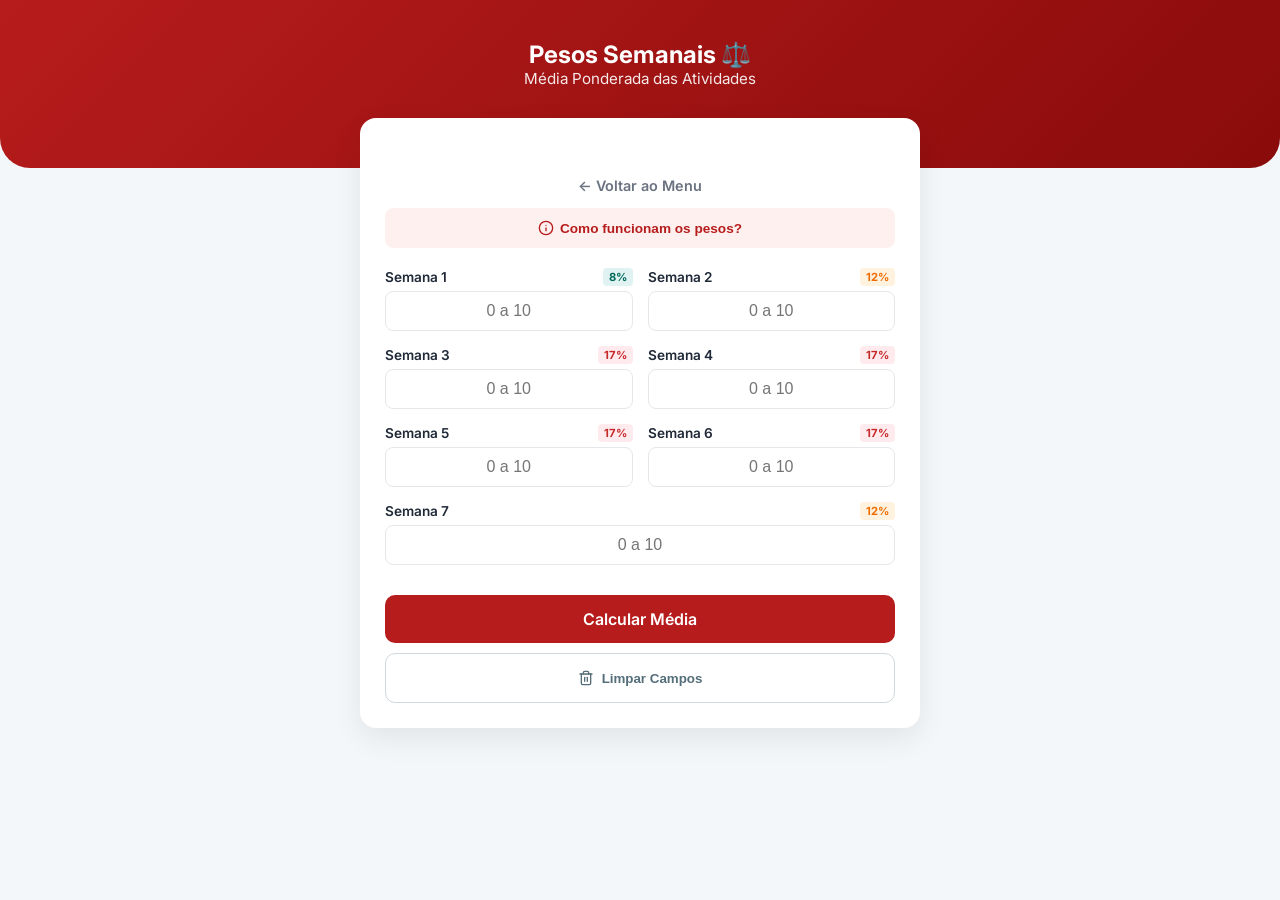
<file: unihub/porcentagemsemanas.html>
<!DOCTYPE html>
<html lang="pt-br">
<head>
    <meta charset="UTF-8">
    <meta name="viewport" content="width=device-width, initial-scale=1.0">
    
    <meta http-equiv="Cache-Control" content="no-cache, no-store, must-revalidate" />
    <meta http-equiv="Pragma" content="no-cache" />
    <meta http-equiv="Expires" content="0" />
    
    <title>Pesos Semanais - Univesp | Calculadora</title>
    <meta name="description" content="Calculadora de média ponderada das atividades semanais da Univesp (Pesos 8%, 12% e 17%). Saiba sua nota exata no AVA.">
    <meta name="keywords" content="Univesp, Pesos Semanas, Calculadora AVA, Média Ponderada, Semana 1 a 7, Notas Atividades Univesp">
    <meta name="author" content="Estudante Univesp">
    <meta name="robots" content="index, follow">
    <link rel="canonical" href="https://univespcalculadora.netlify.app/porcentagemsemanas.html">

    <link rel="icon" type="image/webp" href="Univesplogo.webp">
    <link rel="manifest" href="manifest.json">
    <meta name="theme-color" content="#b71c1c">

    <meta property="og:type" content="website">
    <meta property="og:url" content="https://univespcalculadora.netlify.app/porcentagemsemanas.html">
    <meta property="og:title" content="Calculadora de Pesos Semanais - Univesp">
    <meta property="og:description" content="Descubra sua nota real das atividades considerando os pesos difíceis (17%) e fáceis (8%).">
    <meta property="og:image" content="https://univespcalculadora.netlify.app/Univesplogo.webp">

    <meta name="twitter:card" content="summary_large_image">
    <meta name="twitter:url" content="https://univespcalculadora.netlify.app/porcentagemsemanas.html">
    <meta name="twitter:title" content="Calculadora de Pesos Semanais - Univesp">
    <meta name="twitter:description" content="Descubra sua nota real das atividades considerando os pesos difíceis (17%) e fáceis (8%). Simulador de notas do AVA.">
    <meta name="twitter:image" content="https://univespcalculadora.netlify.app/Univesplogo.webp">

    <link rel="preconnect" href="https://fonts.googleapis.com">
    <link href="https://fonts.googleapis.com/css2?family=Inter:wght@400;500;600&family=Poppins:wght@500;600;700&display=swap" rel="stylesheet">

    <script src="lucide.js"></script>
    
    <link rel="stylesheet" href="style.css">

    <style>
        /* Estilos Específicos para a Grid de Semanas */
        
        .weeks-grid {
            display: grid;
            grid-template-columns: 1fr 1fr; /* Duas colunas */
            gap: 15px;
            margin-bottom: 20px;
            text-align: left;
        }

        /* Em telas muito pequenas, vira 1 coluna */
        @media (max-width: 400px) {
            .weeks-grid { grid-template-columns: 1fr; }
        }

        .input-week-group label {
            display: flex;
            justify-content: space-between;
            align-items: center;
            font-size: 0.85rem;
            margin-bottom: 5px;
            font-weight: 600;
            color: var(--text-main);
        }

        /* Badges de Peso */
        .badge-weight {
            font-size: 0.7rem;
            padding: 2px 6px;
            border-radius: 4px;
            font-weight: 700;
        }
        .w-low { background: #e0f2f1; color: #00695c; } /* 8% - Leve */
        .w-mid { background: #fff3e0; color: #ef6c00; } /* 12% - Médio */
        .w-high { background: #ffebee; color: #c62828; } /* 17% - Pesado */

        /* Inputs menores para caber na grid */
        .input-week-group input {
            width: 100%;
            padding: 10px;
            border: 1px solid #e5e7eb;
            border-radius: 8px;
            font-size: 1rem;
            text-align: center;
            transition: border 0.2s;
        }
        .input-week-group input:focus { border-color: var(--primary); outline: none; }

        /* Botão de Limpar */
        .btn-clear {
            background: white; border: 1px solid #cfd8dc; color: #546e7a;
            width: 100%; padding: 12px; border-radius: 10px; font-weight: 600; cursor: pointer;
            margin-top: 10px; display: flex; align-items: center; justify-content: center; gap: 8px;
        }

        /* Explicação (Accordion) */
        #explain-box {
            display: none;
            background: #f8fafc;
            border: 1px solid #e2e8f0;
            border-radius: 10px;
            padding: 15px;
            margin-top: 20px;
            text-align: left;
            font-size: 0.85rem;
            color: var(--text-muted);
            animation: fadeIn 0.3s;
        }

        .toggle-link {
            background: none; border: none; color: var(--primary); 
            font-size: 0.85rem; font-weight: 600; cursor: pointer; 
            margin-top: 15px; text-decoration: underline;
        }

        /* Resultado */
        .result-highlight {
            font-size: 1.2rem;
            color: var(--primary);
            font-weight: 700;
        }
    </style>

    <script type="application/ld+json">
    {
      "@context": "https://schema.org",
      "@type": "WebApplication",
      "name": "Calculadora Pesos Semanais Univesp",
      "url": "https://univespcalculadora.netlify.app/porcentagemsemanas.html",
      "description": "Ferramenta para cálculo da média das atividades semanais com pesos variáveis (8%, 12%, 17%) para alunos da Univesp.",
      "applicationCategory": "EducationalApplication",
      "operatingSystem": "All",
      "author": { "@type": "Person", "name": "Estudante Univesp" },
      "offers": {
        "@type": "Offer",
        "price": "0",
        "priceCurrency": "BRL"
      }
    }
    </script>

    <script>
      window.OneSignalDeferred = window.OneSignalDeferred || [];
      OneSignalDeferred.push(function(OneSignal) {
        OneSignal.init({
          appId: "c322be8d-cbcd-40a0-b928-5b3fff29e3ed",
          notifyButton: {
            enable: true,
            size: 'medium',
            theme: 'default',
            position: 'bottom-right',
            showCredit: false,
            text: {
                'tip.state.unsubscribed': 'Receber lembretes de prazos',
                'tip.state.subscribed': 'Você está inscrito nos lembretes',
                'tip.state.blocked': 'Você bloqueou as notificações',
                'message.action.subscribed': 'Obrigado por se inscrever!',
                'message.action.resubscribed': 'Você está inscrito novamente.',
                'message.action.unsubscribed': 'Você não receberá mais lembretes.',
                'dialog.main.title': 'Gerenciar Notificações',
                'dialog.main.button.subscribe': 'INSCREVER',
                'dialog.main.button.unsubscribe': 'SAIR',
                'dialog.blocked.title': 'Desbloquear Notificações',
                'dialog.blocked.message': 'Siga as instruções para permitir as notificações.'
            }
          },
          allowLocalhostAsSecureOrigin: true,
        });
      });
    </script>

    <script async src="https://www.googletagmanager.com/gtag/js?id=G-JT80KW5HKK"></script>
    <script>
      window.dataLayer = window.dataLayer || [];
      function gtag(){dataLayer.push(arguments);}
      gtag('js', new Date());

      gtag('config', 'G-JT80KW5HKK');

      window.addEventListener('appinstalled', () => {
        gtag('event', 'pwa_install', { 
            'event_category': 'App', 
            'event_label': 'Instalacao_Sucesso',
            'value': 1
        });
      });
    </script>

</head>
<body>

    <h1 style="position: absolute; width: 1px; height: 1px; padding: 0; margin: -1px; overflow: hidden; clip: rect(0, 0, 0, 0); border: 0;">Calculadora de Pesos Semanais Univesp: Média do AVA (8%, 12%, 17%)</h1>

    <header>
        <h2 style="margin: 0; font-size: 1.5rem;">Pesos Semanais ⚖️</h2>
        <p>Média Ponderada das Atividades</p>
    </header>

    <div class="container">
        <div class="calc-container">
            <button onclick="window.location.href='index.html'" class="btn-back" aria-label="Voltar para a página inicial">← Voltar ao Menu</button>

            <button onclick="toggleExplain()" class="btn-help-link" style="width:100%; justify-content:center; margin-bottom: 20px;" aria-expanded="false" aria-controls="explain-box" aria-label="Entender como funcionam os pesos das semanas">
                <i data-lucide="info" width="16"></i>
                Como funcionam os pesos?
            </button>
            
            <div id="explain-box" role="region" aria-live="polite">
                <img src="cadasemana.webp" alt="Tabela demonstrativa dos pesos semanais da Univesp" style="width:100%; border-radius:8px; margin-bottom:10px; border:1px solid #eee;">
                
                <p><strong>Nem todas as semanas valem a mesma nota.</strong></p>
                <ul style="margin-left: 20px; margin-top: 5px;">
                    <li>Semanas 3, 4, 5 e 6 são mais difíceis e valem <strong>17%</strong> cada.</li>
                    <li>Semanas 2 e 7 valem <strong>12%</strong>.</li>
                    <li>Semana 1 vale apenas <strong>8%</strong>.</li>
                </ul>
                <p style="margin-top:10px;">A soma total vale 10,0 na média de atividades, que corresponde a <strong>40% da Nota Final</strong> da disciplina.</p>
            </div>

            <div class="weeks-grid">
                
                <div class="input-week-group">
                    <label for="s1">Semana 1 <span class="badge-weight w-low">8%</span></label>
                    <input type="text" id="s1" placeholder="0 a 10" inputmode="decimal" aria-label="Insira a nota da Semana 1">
                </div>

                <div class="input-week-group">
                    <label for="s2">Semana 2 <span class="badge-weight w-mid">12%</span></label>
                    <input type="text" id="s2" placeholder="0 a 10" inputmode="decimal" aria-label="Insira a nota da Semana 2">
                </div>

                <div class="input-week-group">
                    <label for="s3">Semana 3 <span class="badge-weight w-high">17%</span></label>
                    <input type="text" id="s3" placeholder="0 a 10" inputmode="decimal" aria-label="Insira a nota da Semana 3">
                </div>

                <div class="input-week-group">
                    <label for="s4">Semana 4 <span class="badge-weight w-high">17%</span></label>
                    <input type="text" id="s4" placeholder="0 a 10" inputmode="decimal" aria-label="Insira a nota da Semana 4">
                </div>

                <div class="input-week-group">
                    <label for="s5">Semana 5 <span class="badge-weight w-high">17%</span></label>
                    <input type="text" id="s5" placeholder="0 a 10" inputmode="decimal" aria-label="Insira a nota da Semana 5">
                </div>

                <div class="input-week-group">
                    <label for="s6">Semana 6 <span class="badge-weight w-high">17%</span></label>
                    <input type="text" id="s6" placeholder="0 a 10" inputmode="decimal" aria-label="Insira a nota da Semana 6">
                </div>

                <div class="input-week-group" style="grid-column: 1 / -1;">
                    <label for="s7">Semana 7 <span class="badge-weight w-mid">12%</span></label>
                    <input type="text" id="s7" placeholder="0 a 10" inputmode="decimal" aria-label="Insira a nota da Semana 7">
                </div>

            </div>

            <button onclick="calcularSemanas()" class="btn-calc" aria-label="Calcular a média ponderada de todas as semanas">Calcular Média</button>
            
            <div id="resultado" aria-live="polite"></div>

            <button onclick="limparSemanas()" class="btn-clear" aria-label="Limpar todos os campos preenchidos">
                <i data-lucide="trash-2" width="16"></i> Limpar Campos
            </button>

        </div>
    </div>

    <script>

        lucide.createIcons();

        function toggleExplain() {
            const box = document.getElementById('explain-box');
            const btnHelp = document.querySelector('.btn-help-link');
            
            if(box.style.display === 'block') {
                box.style.display = 'none';
                btnHelp.setAttribute('aria-expanded', 'false');
            } else {
                box.style.display = 'block';
                btnHelp.setAttribute('aria-expanded', 'true');
            }
        }

        function lerNota(id) {
            let val = document.getElementById(id).value;
            if (val === "") return 0; // Assume 0 se vazio
            // Substitui vírgula por ponto
            return parseFloat(val.replace(',', '.'));
        }

        function calcularSemanas() {
            // Verifica se tem algo digitado em pelo menos um campo para evitar calcular tudo zero sem querer
            let algumValor = false;
            for(let i=1; i<=7; i++) {
                if(document.getElementById('s'+i).value !== "") algumValor = true;
            }

            let s1 = lerNota('s1');
            let s2 = lerNota('s2');
            let s3 = lerNota('s3');
            let s4 = lerNota('s4');
            let s5 = lerNota('s5');
            let s6 = lerNota('s6');
            let s7 = lerNota('s7');

            const notas = [s1, s2, s3, s4, s5, s6, s7];
            
            // Validação
            if (notas.some(n => n < 0 || n > 10 || isNaN(n))) {
                const res = document.getElementById('resultado');
                res.style.display = 'block';
                res.className = 'reprovado';
                res.innerHTML = "Por favor, insira apenas notas válidas entre 0 e 10.";
                return;
            }

            // Cálculo Ponderado
            // Pesos: 8, 12, 17, 17, 17, 17, 12
            let mediaAtiv = (s1 * 0.08) + (s2 * 0.12) + (s3 * 0.17) + (s4 * 0.17) + (s5 * 0.17) + (s6 * 0.17) + (s7 * 0.12);
            
            // Quanto isso vale na média final (Máximo 4.0)
            let pontosNaMedia = mediaAtiv * 0.4;

            const res = document.getElementById('resultado');
            res.style.display = 'block';
            res.className = 'aprovado'; // Usa estilo verde suave
            
            // Ajuste visual se for zero
            if (!algumValor) {
                res.className = '';
                res.style.background = "#fff3e0";
                res.style.border = "1px solid #ffe0b2";
                res.style.color = "#e65100";
                res.innerHTML = "Preencha as notas para calcular.";
                return;
            }

            res.innerHTML = `
                Média das Atividades: <span class="result-highlight">${mediaAtiv.toFixed(2)}</span> / 10
                <hr style="margin: 10px 0; border:0; border-top:1px solid rgba(0,0,0,0.1);">
                Pontos garantidos na Média Final:
                <br><strong style="font-size:1.3rem;">${pontosNaMedia.toFixed(2)}</strong> <small>(de 4.0)</small>
            `;
        }

        function limparSemanas() {
            for(let i=1; i<=7; i++) {
                document.getElementById('s'+i).value = '';
            }
            document.getElementById('resultado').style.display = 'none';
        }
    </script>

</body>
</html>
</file>
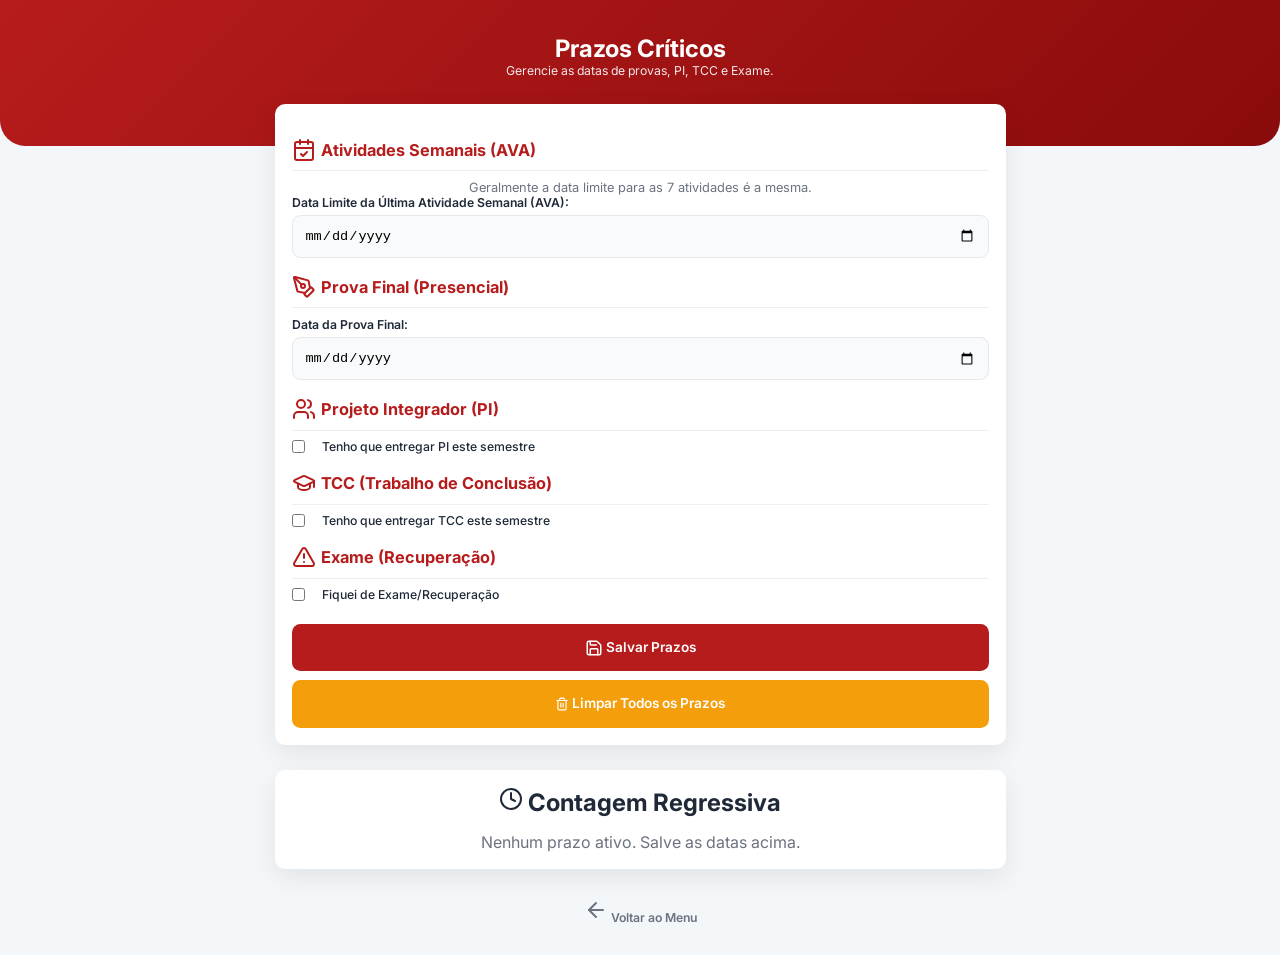
<file: unihub/prazo-final-de-entrega-univesp-alarme-atividades.html>
<!DOCTYPE html>
<html lang="pt-br">
<head>
    <meta charset="UTF-8">
    <meta name="viewport" content="width=device-width, initial-scale=1.0">
    <meta http-equiv="Cache-Control" content="no-cache, no-store, must-revalidate" />
    <meta http-equiv="Pragma" content="no-cache" />
    <meta http-equiv="Expires" content="0" />
    
    <title>Prazos Críticos - Dashboard do Aluno | Univesp</title>
    <meta name="description" content="Dashboard não oficial para alunos da Univesp. Gerencie e acompanhe prazos de Atividades AVA, Prova Final, PI, TCC e Exame com contagem regressiva em tempo real.">
    <meta name="keywords" content="Univesp, Prazos Univesp, Calendário Univesp, Prova Final, Projeto Integrador PI, TCC Univesp, Exame Univesp, Contagem Regressiva, Dashboard Acadêmico, Calculadora Univesp">
    <meta name="author" content="Estudante Univesp">
    <meta name="robots" content="index, follow">
    
    <link rel="icon" type="image/webp" href="Univesplogo.webp">
    <link rel="apple-touch-icon" href="Univesplogo.webp">
    <meta name="theme-color" content="#b71c1c">

    <link rel="canonical" href="https://univespcalculadora.netlify.app/prazo-final-de-entrega-univesp-alarme-atividades.html">

    <meta property="og:type" content="website">
    <meta property="og:url" content="https://univespcalculadora.netlify.app/prazo-final-de-entrega-univesp-alarme-atividades.html">
    <meta property="og:title" content="Dashboard de Prazos Críticos Univesp">
    <meta property="og:description" content="Nunca perca um prazo acadêmico! Calendário personalizado e contagem regressiva para todas as entregas importantes do semestre (AVA, Provas, TCC).">
    <meta property="og:image" content="https://univespcalculadora.netlify.app/Univesplogo.webp">
    <meta property="og:locale" content="pt_BR">
    <meta property="og:site_name" content="Calculadora Univesp Não Oficial">

    <meta name="twitter:card" content="summary_large_image">
    <meta name="twitter:title" content="Prazos Críticos Univesp - Não Oficial">
    <meta name="twitter:description" content="Gerencie em tempo real as datas e prazos de AVA, Provas, PI, TCC e Exames da Univesp.">
    <meta name="twitter:image" content="https://univespcalculadora.netlify.app/Univesplogo.webp">

    <link href="https://fonts.googleapis.com/css2?family=Inter:wght@400;600;700&display=swap" rel="stylesheet">
    <script src="lucide.js"></script>
    <link rel="stylesheet" href="main.css"> 
    
    <style>
        /* Estilos específicos para o Dashboard de Prazos */
        
        .prazos-form h2 { 
            font-size: 1.02rem; /* 1.2rem - 15% */
            color: var(--primary);
            margin-top: 17px; /* 20px - 15% */
            margin-bottom: 8.5px; /* 10px - 15% */
            border-bottom: 1px solid #eee;
            padding-bottom: 8.5px;
            display: flex;
            align-items: center;
            gap: 5px;
        }

        .input-group-date { 
            margin-bottom: 12.75px; /* 15px - 15% */ 
            text-align: left;
        }
        .input-group-date label { 
            display: block; 
            font-weight: 600; 
            margin-bottom: 5.1px; 
            font-size: 0.765rem; 
            color: var(--text-main); 
        }
        .input-group-date input[type="date"] {
            width: 100%; 
            padding: 11.9px; /* 14px - 15% */ 
            border: 1px solid #e5e7eb; 
            border-radius: 8.5px; 
            font-size: 13.6px; 
            background-color: #f9fafb;
        }

        /* Seção de Timer e Alerta */
        #prazos-list { 
            margin-top: 25.5px; /* 30px - 15% */
        }
        .prazos-item {
            background-color: #f9fafb;
            border: 1px solid #eee;
            padding: 17px; /* 20px - 15% */
            border-radius: var(--radius);
            margin-bottom: 12.75px; /* 15px - 15% */
            text-align: left;
            box-shadow: var(--shadow-sm);
        }

        .prazos-item h3 {
            font-size: 0.85rem; /* 1rem - 15% */
            margin: 0;
            color: var(--text-main);
            display: flex;
            justify-content: space-between;
            align-items: center;
        }
        
        .timer-display {
            font-size: 1.275rem; /* 1.5rem - 15% */
            font-weight: 700;
            color: #10b981; /* Verde Sucesso */
            margin-top: 5px;
            display: block;
        }

        .timer-display.expirado {
            color: var(--error-text);
            font-size: 1.02rem;
        }

        .timer-display.perigo {
            color: #f59e0b; /* Amarelo Perigo */
        }
        
        .timer-display small {
            font-size: 0.68rem; /* 0.8rem - 15% */
            font-weight: 400;
            color: var(--text-muted);
        }

        .info-data {
            font-size: 0.8rem;
            color: var(--text-muted);
        }

        /* Estilo para Radio/Checkbox personalizado */
        .radio-group { 
            display: flex; 
            gap: 17px; 
            margin-bottom: 12.75px; /* 15px - 15% */
        }
        .radio-group label { 
            display: flex; 
            align-items: center; 
            font-weight: 500;
            font-size: 0.765rem;
            cursor: pointer;
        }

    </style>

    <script type="application/ld+json">
    {
      "@context": "https://schema.org",
      "@type": "WebApplication",
      "name": "Dashboard de Prazos Críticos Univesp",
      "url": "https://univespcalculadora.netlify.app/prazo-final-de-entrega-univesp-alarme-atividades.html",
      "description": "Ferramenta essencial e não oficial para alunos da Univesp acompanharem prazos de provas, PI, TCC e Exame com contagem regressiva e alertas.",
      "applicationCategory": "EducationalApplication",
      "operatingSystem": "All",
      "browserRequirements": "Requires JavaScript",
      "offers": {
        "@type": "Offer",
        "price": "0",
        "priceCurrency": "BRL"
      },
      "author": {
        "@type": "Person",
        "name": "Estudante Univesp"
      },
      "featureList": [
        "Contagem regressiva em tempo real",
        "Gestão de prazos de AVA e Provas",
        "Controle de entrega de PI e TCC",
        "Alerta para Exame (Recuperação)"
      ]
    }
    </script>

    <script src="https://cdn.onesignal.com/sdks/web/v16/OneSignalSDK.page.js" defer></script>
    <script>
      window.OneSignalDeferred = window.OneSignalDeferred || [];
      OneSignalDeferred.push(function(OneSignal) {
        OneSignal.init({
          appId: "c322be8d-cbcd-40a0-b928-5b3fff29e3ed",
          notifyButton: {
            enable: true,
            size: 'medium',
            theme: 'default',
            position: 'bottom-right',
            showCredit: false,
            text: {
                'tip.state.unsubscribed': 'Receber lembretes de prazos',
                'tip.state.subscribed': 'Você está inscrito nos lembretes',
                'tip.state.blocked': 'Você bloqueou as notificações',
                'message.action.subscribed': 'Obrigado por se inscrever!',
                'message.action.resubscribed': 'Você está inscrito novamente.',
                'message.action.unsubscribed': 'Você não receberá mais lembretes.',
                'dialog.main.title': 'Gerenciar Notificações',
                'dialog.main.button.subscribe': 'INSCREVER',
                'dialog.main.button.unsubscribe': 'SAIR',
                'dialog.blocked.title': 'Desbloquear Notificações',
                'dialog.blocked.message': 'Siga as instruções para permitir as notificações.'
            }
          },
          allowLocalhostAsSecureOrigin: true,
        });
      });
    </script>

    <script async src="https://www.googletagmanager.com/gtag/js?id=G-JT80KW5HKK"></script>
    <script>
      window.dataLayer = window.dataLayer || [];
      function gtag(){dataLayer.push(arguments);}
      gtag('js', new Date());

      gtag('config', 'G-JT80KW5HKK');

      window.addEventListener('appinstalled', () => {
        gtag('event', 'pwa_install', { 
            'event_category': 'App', 
            'event_label': 'Instalacao_Sucesso',
            'value': 1
        });
      });
    </script>

</head>

<body>
    <h1 style="position: absolute; width: 1px; height: 1px; padding: 0; margin: -1px; overflow: hidden; clip: rect(0, 0, 0, 0); border: 0;">Calendário e Prazos Univesp: Contagem Regressiva para Provas, AVA, PI e TCC</h1>

    <header>
        <h2 style="margin: 0; font-size: 1.5rem;">Prazos Críticos</h2>
        <p>Gerencie as datas de provas, PI, TCC e Exame.</p>
    </header>

    <div class="container">
        <div class="calc-container prazos-form">
            
            <h2 id="section-atividade"><i data-lucide="calendar-check"></i> Atividades Semanais (AVA)</h2>
            <p class="info-data">Geralmente a data limite para as 7 atividades é a mesma.</p>
            <div class="input-group-date">
                <label for="date-ava">Data Limite da Última Atividade Semanal (AVA):</label>
                <input type="date" id="date-ava" aria-label="Definir data limite para as atividades do AVA">
            </div>

            <h2 id="section-prova"><i data-lucide="pen-tool"></i> Prova Final (Presencial)</h2>
            <div class="input-group-date">
                <label for="date-prova">Data da Prova Final:</label>
                <input type="date" id="date-prova" aria-label="Definir data da prova final presencial">
            </div>

            <h2 id="section-pi"><i data-lucide="users"></i> Projeto Integrador (PI)</h2>
            <div class="radio-group">
                <input type="checkbox" id="check-pi" onchange="togglePiDate()" aria-label="Marcar se possui Projeto Integrador neste semestre">
                <label for="check-pi">Tenho que entregar PI este semestre</label>
            </div>
            <div class="input-group-date" id="group-pi-date" style="display: none;">
                <label for="date-pi">Data de Entrega Final do PI:</label>
                <input type="date" id="date-pi" aria-label="Definir data limite de entrega do Projeto Integrador">
            </div>

            <h2 id="section-tcc"><i data-lucide="graduation-cap"></i> TCC (Trabalho de Conclusão)</h2>
            <div class="radio-group">
                <input type="checkbox" id="check-tcc" onchange="toggleTccDate()" aria-label="Marcar se possui entrega de TCC neste semestre">
                <label for="check-tcc">Tenho que entregar TCC este semestre</label>
            </div>
            <div class="input-group-date" id="group-tcc-date" style="display: none;">
                <label for="date-tcc">Data de Entrega Final do TCC:</label>
                <input type="date" id="date-tcc" aria-label="Definir data limite de entrega do TCC">
            </div>

            <h2 id="section-exame"><i data-lucide="alert-triangle"></i> Exame (Recuperação)</h2>
            <div class="radio-group">
                <input type="checkbox" id="check-exame" onchange="toggleExameDate()" aria-label="Marcar se ficou de exame ou recuperação">
                <label for="check-exame">Fiquei de Exame/Recuperação</label>
            </div>
            <div class="input-group-date" id="group-exame-date" style="display: none;">
                <label for="date-exame">Data da Prova de Exame:</label>
                <input type="date" id="date-exame" aria-label="Definir data da prova de exame ou recuperação">
            </div>
            
            <button class="btn-calc" onclick="savePrazos()" aria-label="Salvar prazos e iniciar contagem regressiva">
                <i data-lucide="save" style="width: 18px; vertical-align: middle;"></i> Salvar Prazos
            </button>
            <button class="btn-simular" onclick="clearPrazos()" style="background-color: #f59e0b; color: white;" aria-label="Limpar todos os prazos salvos no dashboard">
                <i data-lucide="trash-2" style="width: 14px; vertical-align: middle;"></i> Limpar Todos os Prazos
            </button>
        </div>

        <div id="prazos-list" class="calc-container" aria-live="polite">
            <h2 style="margin-top: 0; margin-bottom: 15px;"><i data-lucide="clock"></i> Contagem Regressiva</h2>
            <div id="countdown-container">
                <p style="text-align: center; color: var(--text-muted);">
                    Salve os prazos acima para iniciar a contagem.
                </p>
            </div>
        </div>
        
        <button class="btn-back" onclick="window.location.href='index.html'" aria-label="Voltar para a página de menu principal">
            <i data-lucide="arrow-left"></i> Voltar ao Menu
        </button>
    </div>

    <script>
        const PRAZOS_KEY = 'univesp_prazos_criticos_v1';
        let prazos = {};
        let intervalId;

        // Lista de campos críticos (ID do input e Label)
        const CRITICAL_DATES = [
            { id: 'date-ava', name: 'Atividades Semanais (AVA)', type: 'date', check: null, icon: 'calendar-check' },
            { id: 'date-prova', name: 'Prova Final Presencial', type: 'date', check: null, icon: 'pen-tool' },
            { id: 'date-pi', name: 'Projeto Integrador (PI)', type: 'date', check: 'check-pi', icon: 'users' },
            { id: 'date-tcc', name: 'TCC (Trabalho de Conclusão)', type: 'date', check: 'check-tcc', icon: 'graduation-cap' },
            { id: 'date-exame', name: 'Exame/Recuperação', type: 'date', check: 'check-exame', icon: 'alert-triangle' }
        ];

        document.addEventListener("DOMContentLoaded", () => {
            if (typeof lucide !== 'undefined') {
                lucide.createIcons();
            }
            loadPrazos();
        });

        function loadPrazos() {
            const stored = localStorage.getItem(PRAZOS_KEY);
            if (stored) {
                try {
                    prazos = JSON.parse(stored);
                } catch (e) {
                    console.error("Erro ao carregar prazos", e);
                    prazos = {};
                }
            }
            // Renderiza o formulário com os dados salvos
            fillForm();
            // Inicia o timer
            startCountdownTimer();
        }

        function saveData() {
            localStorage.setItem(PRAZOS_KEY, JSON.stringify(prazos));
        }

        function fillForm() {
            // Preenche os campos de data e os checkboxes
            CRITICAL_DATES.forEach(item => {
                const dateInput = document.getElementById(item.id);
                if (dateInput) {
                    dateInput.value = prazos[item.id] || '';
                }
                
                const checkInput = document.getElementById(item.check);
                if (checkInput) {
                    checkInput.checked = prazos[item.check] === true;
                    // Força a exibição/ocultação do campo de data
                    if (item.check === 'check-pi') togglePiDate(false);
                    if (item.check === 'check-tcc') toggleTccDate(false);
                    if (item.check === 'check-exame') toggleExameDate(false);
                }
            });
        }

        function togglePiDate(save=true) {
            const isChecked = document.getElementById('check-pi').checked;
            document.getElementById('group-pi-date').style.display = isChecked ? 'block' : 'none';
            if (save) saveCheckState('check-pi', isChecked);
        }

        function toggleTccDate(save=true) {
            const isChecked = document.getElementById('check-tcc').checked;
            document.getElementById('group-tcc-date').style.display = isChecked ? 'block' : 'none';
            if (save) saveCheckState('check-tcc', isChecked);
        }

        function toggleExameDate(save=true) {
            const isChecked = document.getElementById('check-exame').checked;
            document.getElementById('group-exame-date').style.display = isChecked ? 'block' : 'none';
            if (save) saveCheckState('check-exame', isChecked);
        }
        
        function saveCheckState(id, isChecked) {
            prazos[id] = isChecked;
        }

        function savePrazos() {
            // Salva todas as datas e estados dos checkboxes
            CRITICAL_DATES.forEach(item => {
                const dateInput = document.getElementById(item.id);
                if (dateInput) {
                    prazos[item.id] = dateInput.value;
                }
                const checkInput = document.getElementById(item.check);
                if (checkInput) {
                    prazos[item.check] = checkInput.checked;
                }
            });

            saveData();
            alert("Prazos salvos com sucesso!");
            startCountdownTimer(); // Reinicia o timer com os novos dados
        }

        function clearPrazos() {
            if(confirm("Tem certeza? Isso apagará todos os prazos salvos.")) {
                localStorage.removeItem(PRAZOS_KEY);
                prazos = {};
                location.reload();
            }
        }

        // --- LÓGICA DO TIMER ---

        function formatCountdown(targetDate) {
            // Tenta pegar a data às 23:59:59 para dar o dia inteiro
            const target = new Date(targetDate + 'T23:59:59'); 
            const now = new Date();
            const diff = target - now;

            if (diff <= 0) {
                return { text: "Prazo Expirado", class: "expirado" };
            }

            const days = Math.floor(diff / (1000 * 60 * 60 * 24));
            const hours = Math.floor((diff % (1000 * 60 * 60 * 24)) / (1000 * 60 * 60));
            const minutes = Math.floor((diff % (1000 * 60 * 60)) / (1000 * 60));
            const seconds = Math.floor((diff % (1000 * 60)) / 1000);

            let text = "";
            let cssClass = "";

            if (days > 7) {
                 text = `${days} dias restantes.`;
            } else if (days > 0) {
                text = `${days}d ${hours}h ${minutes}m`;
                cssClass = "perigo";
            } else { // Menos de 24h
                text = `${hours}h ${minutes}m ${seconds}s`;
                cssClass = "expirado"; // Usa 'expirado' como ALERTA DE HORA
            }
            
            const dateDisplay = new Date(targetDate + 'T00:00:00').toLocaleDateString('pt-BR', { day: '2-digit', month: '2-digit', year: 'numeric' });

            return { text: text, class: cssClass, fullDate: dateDisplay };
        }

        function renderCountdown() {
            const container = document.getElementById('countdown-container');
            container.innerHTML = '';
            
            const activePrazos = [];

            CRITICAL_DATES.forEach(item => {
                const hasDate = !!prazos[item.id];
                const isChecked = item.check ? prazos[item.check] === true : true; // Sem checkbox é sempre ativo
                
                if (hasDate && isChecked) {
                    activePrazos.push({
                        ...item,
                        targetDate: prazos[item.id]
                    });
                }
            });
            
            if (activePrazos.length === 0) {
                container.innerHTML = '<p style="text-align: center; color: var(--text-muted);">Nenhum prazo ativo. Salve as datas acima.</p>';
                return;
            }

            // Ordena pelo mais próximo
            activePrazos.sort((a, b) => new Date(a.targetDate) - new Date(b.targetDate));
            
            activePrazos.forEach(item => {
                const countdown = formatCountdown(item.targetDate);
                
                const div = document.createElement('div');
                div.className = 'prazos-item';
                div.innerHTML = `
                    <h3>
                        <i data-lucide="${item.icon}" style="width: 18px; vertical-align: middle; margin-right: 5px;"></i>
                        ${item.name}
                        <small style="font-weight: 500;">Data: ${countdown.fullDate}</small>
                    </h3>
                    <span class="timer-display ${countdown.class}">
                        ${countdown.text}
                    </span>
                `;
                container.appendChild(div);
            });
            
            if (typeof lucide !== 'undefined') {
                lucide.createIcons();
            }
        }
        
        function startCountdownTimer() {
            if(intervalId) clearInterval(intervalId); // Limpa o anterior
            renderCountdown(); // Renderiza imediatamente
            intervalId = setInterval(renderCountdown, 1000); 
        }

    </script>
</body>
</html>
</file>
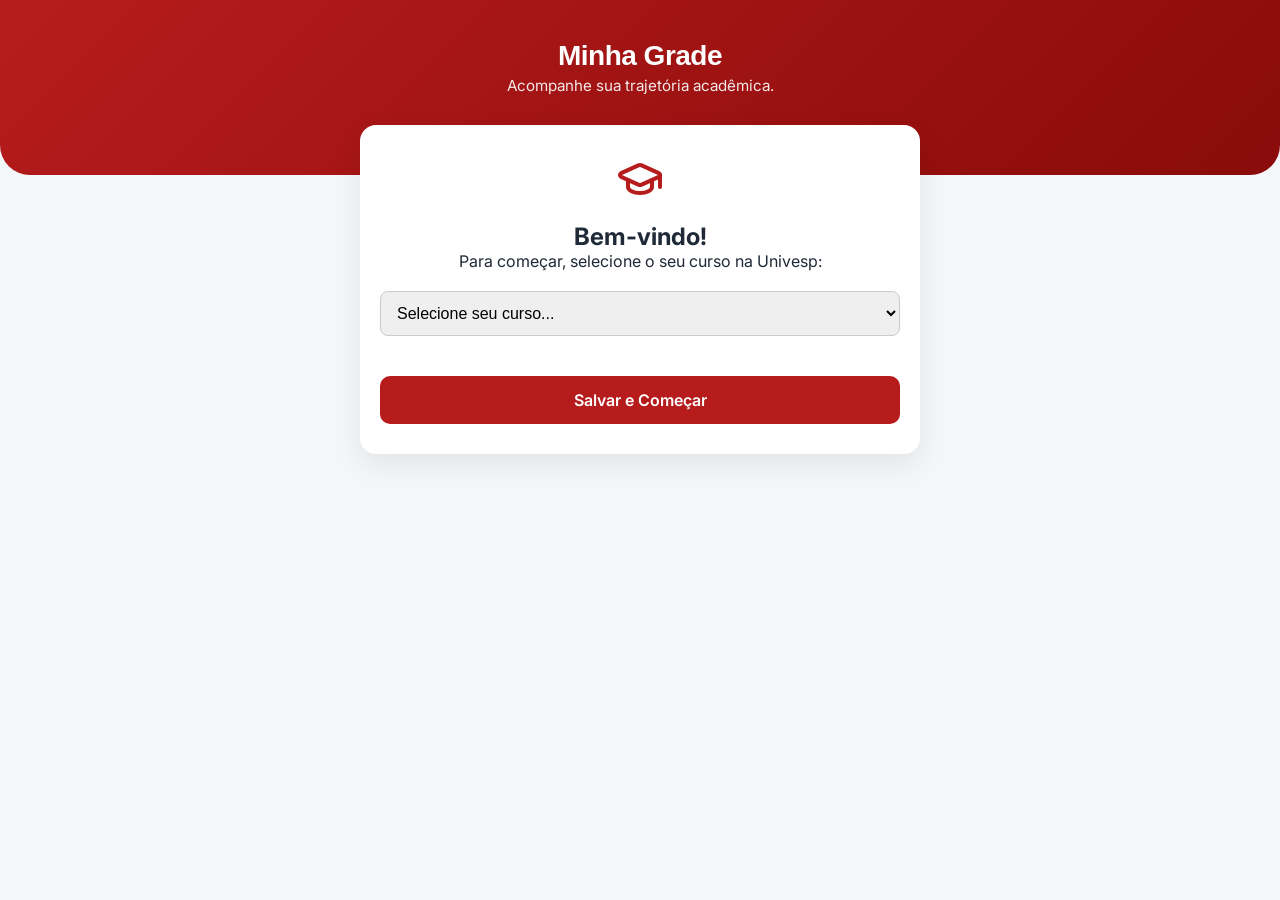
<file: unihub/progresso.html>
<!DOCTYPE html>
<html lang="pt-br">
<head>
    <meta charset="UTF-8">
    <meta name="viewport" content="width=device-width, initial-scale=1.0">
    
    <meta http-equiv="Cache-Control" content="no-cache, no-store, must-revalidate" />
    <meta http-equiv="Pragma" content="no-cache" />
    <meta http-equiv="Expires" content="0" />
    
    <title>Minha Grade</title>
    
    <meta name="description" content="Acompanhe sua trajetória na Univesp. Marque matérias aprovadas, visualize sua grade curricular completa e calcule sua porcentagem de conclusão do curso.">
    
    <meta name="keywords" content="Univesp, Grade Curricular, Matriz Curricular, Ciência de Dados, Engenharia de Computação, Pedagogia, Minhas Notas, Progresso Acadêmico, Calculadora Univesp">
    
    <meta name="author" content="Estudante Univesp">
    
    <link rel="icon" type="image/webp" href="Univesplogo.webp">
    <link rel="apple-touch-icon" href="Univesplogo.webp">
    <meta name="theme-color" content="#b71c1c">

    <link rel="canonical" href="https://univespcalculadora.netlify.app/progresso.html">

    <meta property="og:type" content="website">
    <meta property="og:url" content="https://univespcalculadora.netlify.app/progresso.html">
    <meta property="og:title" content="Minha Grade - Acompanhe seu Curso na Univesp">
    <meta property="og:description" content="Gerencie quais matérias você já passou, veja o que falta para se formar e controle suas notas e PIs.">
    <meta property="og:image" content="https://univespcalculadora.netlify.app/Univesplogo.webp">
    <meta property="og:locale" content="pt_BR">
    <meta property="og:site_name" content="Calculadora Univesp Não Oficial">

    <meta name="twitter:card" content="summary">
    <meta name="twitter:title" content="Minha Grade Univesp - Controle de Progresso">
    <meta name="twitter:description" content="Veja quanto falta para se formar. Acompanhe sua matriz curricular dos cursos da Univesp.">
    <meta name="twitter:image" content="https://univespcalculadora.netlify.app/Univesplogo.webp">

    <link href="https://fonts.googleapis.com/css2?family=Inter:wght@400;600;700&display=swap" rel="stylesheet">
    <script src="lucide.js"></script>
    <link rel="stylesheet" href="style.css">

    <style>
        .progress-header { text-align: center; margin-bottom: 20px; }
        .progress-bar-container { background: #e0e0e0; border-radius: 10px; height: 20px; width: 100%; margin: 10px 0; overflow: hidden; }
        .progress-bar { background: var(--primary); height: 100%; width: 0%; transition: width 0.5s ease; }
        .stats-grid { display: grid; grid-template-columns: 1fr 1fr; gap: 10px; margin-bottom: 20px; }
        .stat-card { background: #f9f9f9; padding: 10px; border-radius: 8px; text-align: center; border: 1px solid #eee; }
        .stat-card h4 { font-size: 0.8rem; color: var(--text-muted); }
        .stat-card span { font-size: 1.2rem; font-weight: bold; color: var(--primary); }
        
        .semester-block { margin-bottom: 15px; border: 1px solid #eee; border-radius: 8px; overflow: hidden; }
        .semester-title { background: #f0f0f0; padding: 12px; font-weight: bold; cursor: pointer; display: flex; justify-content: space-between; align-items: center; user-select: none; }
        .semester-content { display: none; padding: 10px; background: #fff; }
        .semester-content.open { display: block; }
        
        .subject-item { display: flex; justify-content: space-between; align-items: center; margin-bottom: 10px; padding-bottom: 10px; border-bottom: 1px solid #f5f5f5; }
        .subject-info { flex: 1; text-align: left; padding-right: 10px; }
        .subject-name { font-size: 0.85rem; font-weight: 600; display: block; line-height: 1.3; }
        .subject-meta { font-size: 0.75rem; color: #666; display: block; margin-top: 4px; }
        .grade-input { width: 65px; padding: 8px; border-radius: 6px; border: 1px solid #ccc; text-align: center; font-weight: bold; }
        .status-badge { font-size: 0.7rem; padding: 2px 6px; border-radius: 4px; margin-left: 5px; display: inline-block; }
        .status-pending { background: #eee; color: #555; }
        .status-ok { background: #d4edda; color: #155724; }
        
        .setup-screen { text-align: center; padding: 30px 20px; }
        .app-screen { display: none; }
        
        select { width: 100%; padding: 12px; border-radius: 8px; border: 1px solid #ccc; margin-bottom: 15px; font-size: 1rem; }
    </style>

    <script type="application/ld+json">
    {
      "@context": "https://schema.org",
      "@type": "WebApplication",
      "name": "Gerenciador de Grade Univesp",
      "url": "https://univespcalculadora.netlify.app/progresso.html",
      "description": "Ferramenta para alunos da Univesp acompanharem o progresso do curso, marcarem matérias aprovadas e visualizarem a matriz curricular.",
      "applicationCategory": "EducationalApplication",
      "operatingSystem": "All",
      "browserRequirements": "Requires JavaScript",
      "offers": {
        "@type": "Offer",
        "price": "0",
        "priceCurrency": "BRL"
      },
      "author": {
        "@type": "Person",
        "name": "Estudante Univesp"
      },
      "featureList": [
        "Acompanhamento de progresso percentual",
        "Matrizes curriculares de 9 cursos da Univesp",
        "Cálculo de PIs restantes",
        "Status de aprovação por matéria"
      ]
    }
    </script>

    <script>
      window.OneSignalDeferred = window.OneSignalDeferred || [];
      OneSignalDeferred.push(function(OneSignal) {
        OneSignal.init({
          appId: "c322be8d-cbcd-40a0-b928-5b3fff29e3ed",
          /* Correção 1C: Removido safari_web_id placeholder */
          notifyButton: {
            enable: true,
            size: 'medium',
            theme: 'default',
            position: 'bottom-right',
            showCredit: false,
            text: {
                'tip.state.unsubscribed': 'Receber lembretes de prazos',
                'tip.state.subscribed': 'Você está inscrito nos lembretes',
                'tip.state.blocked': 'Você bloqueou as notificações',
                'message.action.subscribed': 'Obrigado por se inscrever!',
                'message.action.resubscribed': 'Você está inscrito novamente.',
                'message.action.unsubscribed': 'Você não receberá mais lembretes.',
                'dialog.main.title': 'Gerenciar Notificações',
                'dialog.main.button.subscribe': 'INSCREVER',
                'dialog.main.button.unsubscribe': 'SAIR',
                'dialog.blocked.title': 'Desbloquear Notificações',
                'dialog.blocked.message': 'Siga as instruções para permitir as notificações.'
            }
          },
          allowLocalhostAsSecureOrigin: true,
        });
      });
    </script>

    <script async src="https://www.googletagmanager.com/gtag/js?id=G-JT80KW5HKK"></script>
    <script>
      window.dataLayer = window.dataLayer || [];
      function gtag(){dataLayer.push(arguments);}
      gtag('js', new Date());

      gtag('config', 'G-JT80KW5HKK');

      window.addEventListener('appinstalled', () => {
        gtag('event', 'pwa_install', { 
            'event_category': 'App', 
            'event_label': 'Instalacao_Sucesso',
            'value': 1
        });
      });
    </script>

</head>


<body>

<header>
    <h1>Minha Grade</h1>
    <p>Acompanhe sua trajetória acadêmica.</p>
</header>

<div class="container">
    
    <div id="setup-screen" class="calc-container setup-screen">
        <i data-lucide="graduation-cap" style="width: 48px; height: 48px; color: var(--primary); margin-bottom: 15px;"></i>
        <h2>Bem-vindo!</h2>
        <p style="margin-bottom: 20px;">Para começar, selecione o seu curso na Univesp:</p>
        <div class="input-group">
            <select id="course-select">
                <option value="">Selecione seu curso...</option>
                <optgroup label="Computação">
                    <option value="dados">Bacharelado em Ciência de Dados</option>
                    <option value="bti">Bacharelado em Tecnologia da Informação (BTI)</option>
                    <option value="computacao">Engenharia de Computação</option>
                </optgroup>
                <optgroup label="Negócios e Produção">
                    <option value="adm">Bacharelado em Administração</option>
                    <option value="producao">Engenharia de Produção</option>
                    <option value="processos">Tecnologia em Processos Gerenciais</option>
                </optgroup>
                <optgroup label="Licenciaturas">
                    <option value="pedagogia">Licenciatura em Pedagogia</option>
                    <option value="matematica">Licenciatura em Matemática</option>
                    <option value="letras">Licenciatura em Letras</option>
                </optgroup>
            </select>
        </div>
        <button class="btn-calc" onclick="initializeCourse()">Salvar e Começar</button>
    </div>

    <div id="app-screen" class="app-screen">
        <div class="calc-container">
            <h2 id="course-title" style="font-size: 1.1rem; margin-bottom: 15px; color: var(--primary);"></h2>
            
            <div class="progress-header">
                <div class="progress-bar-container">
                    <div id="main-progress" class="progress-bar"></div>
                </div>
                <p id="progress-text" style="font-weight: bold;">0% Concluído</p>
            </div>

            <div class="stats-grid">
                <div class="stat-card">
                    <h4>PIs Restantes</h4>
                    <span id="pi-stats">-</span>
                </div>
                <div class="stat-card">
                    <h4>TCC</h4>
                    <span id="tcc-stats">-</span>
                </div>
                <div class="stat-card">
                    <h4>Aprovadas</h4>
                    <span id="completed-stats">-</span>
                </div>
                <div class="stat-card">
                    <h4>Faltam</h4>
                    <span id="remaining-stats">-</span>
                </div>
            </div>

            <button class="btn-simular" onclick="resetCourse()" style="background-color: #ef4444; color: white; margin-bottom: 20px; font-size: 0.8rem; padding: 10px;">
                <i data-lucide="refresh-cw" style="width: 14px; vertical-align: middle;"></i> Trocar de Curso / Resetar
            </button>

            <div id="curriculum-container">
                </div>
        </div>
        
        <button class="btn-back" onclick="window.location.href='index.html'">
            <i data-lucide="arrow-left"></i> Voltar ao Menu
        </button>
    </div>
</div>

<script>
   
    const coursesDB = {

        "dados": {
            name: "Bacharelado em Ciência de Dados",
            semesters: [
                { 
                    id: 1, 
                    subjects: [
                        {name:"Pensamento Computacional",ch:80},
                        {name:"Matemática Básica",ch:80},
                        {name:"Leitura e Produção de Textos",ch:80},
                        {name:"Inglês",ch:80},
                        {name:"Ética, Cidadania e Sociedade",ch:40},
                        {name:"Projetos e métodos para a produção do conhecimento",ch:40}
                    ] 
                },
                { 
                    id: 2, 
                    subjects: [
                        {name:"Algoritmos e Programação de Computadores I",ch:80},
                        {name:"Algoritmos e Programação de Computadores II",ch:80},
                        {name:"Cálculo I",ch:80},
                        {name:"Fundamentos Matemáticos para Computação",ch:80},
                        {name:"Introdução a Conceitos de Computação",ch:40},
                        {name:"Fundamentos de Internet e Web",ch:40}
                    ] 
                },
                { 
                    id: 3, 
                    subjects: [
                        {name:"Estruturas de Dados",ch:80},
                        {name:"Programação Orientada a Objetos",ch:40},
                        {name:"Gestão da Inovação e Desenvolvimento de Produtos",ch:40},
                        {name:"Sistemas Computacionais",ch:80},
                        {name:"Estatística e Probabilidade",ch:80},
                        {name:"Formação Profissional em computação",ch:80},
                    ] 
                },
                { 
                    id: 4, 
                    subjects: [
                        {name:"Cálculo II",ch:80},
                        {name:"Desenvolvimento web",ch:80},
                        {name:"Introdução a Ciência de Dados",ch:80},
                        {name:"Banco de Dados",ch:80},
                        {name:"Projeto Integrador I",ch:80,type:"pi"}
                    ] 
                },
                { 
                    id: 5, 
                    subjects: [
                        {name:"Modelagem e Inferência Estatística",ch:80},
                        {name:"Geometria Analítica e Álgebra Linear",ch:80},
                        {name:"Mineração de Dados",ch:80},
                        {name:"Engenharia de Software",ch:80},
                        {name:"Projeto Integrador II",ch:80,type:"pi"}
                    ] 
                },
                { 
                    id: 6, 
                    subjects: [
                        {name:"Computação Escalável",ch:80},
                        {name:"Visualização Computacional",ch:80},
                        {name:"Aprendizado de Máquinas",ch:80},
                        {name:"Infraestrutura para Sistemas de Software",ch:80},
                        {name:"Projeto Integrador III",ch:80,type:"pi"}
                    ] 
                },
                { 
                    id: 7, 
                    subjects: [
                        {name:"Visão Computacional",ch:80},
                        {name:"Redes Neurais",ch:80},
                        {name:"Aprendizado Profundo",ch:80},
                        {name:"Impactos da Computação na Sociedade",ch:80},
                        {name:"Projeto Integrador IV",ch:80,type:"pi"}
                    ] 
                },
                { 
                    id: 8, 
                    subjects: [
                        {name:"Planejamento Estratégico de Negócios",ch:80},
                        {name:"Processamento de Linguagem Natural",ch:80},
                        {name:"Eletiva",ch:80},
                        {name:"Segurança da Informação",ch:80},
                        {name:"TCC",ch:80,type:"tcc"}
                    ] 
                }
            ]
        },


        "bti": {
            name: "Bacharelado em Tecnologia da Informação (BTI)",
            semesters: [
                { id: 1, subjects: [{name:"Pensamento Computacional",ch:80},{name:"Matemática Básica",ch:80},{name:"Leitura e Produção de Textos",ch:80},{name:"Inglês",ch:80},{name:"Ética, Cidadania e Sociedade",ch:40},{name:"Projetos e métodos para prod. conhecimento",ch:40}] },
                { id: 2, subjects: [{name:"Algoritmos e Prog. de Computadores I",ch:80},{name:"Algoritmos e Prog. de Computadores II",ch:80},{name:"Cálculo I",ch:80},{name:"Fundamentos Matemáticos para Comp.",ch:80},{name:"Intro. a Conceitos de Computação",ch:40},{name:"Fundamentos de Internet e Web",ch:40},{name:"Sistemas Computacionais",ch:80},{name:"Estatística e Probabilidade",ch:80}] },
                { id: 3, subjects: [{name:"Estruturas de Dados",ch:80},{name:"Programação Orientada a Objetos",ch:80},{name:"Gestão da Inovação e Desenv. Produtos",ch:40},{name:"Formação Profissional em Computação",ch:40},{name:"Projeto Integrador I",ch:80,type:"pi"}] },
                { id: 4, subjects: [{name:"Banco de Dados",ch:80},{name:"Desenvolvimento Web",ch:80},{name:"Infraestrutura para Sistemas de Software",ch:80},{name:"Interface Humano-Computador",ch:80},{name:"Projeto Integrador II",ch:80,type:"pi"}] },
                { id: 5, subjects: [{name:"Engenharia de Software",ch:80},{name:"Aplicações em Aprendizado de Máquina",ch:80},{name:"Segurança da Informação",ch:80},{name:"Desenvolvimento para Dispositivos Móveis",ch:80},{name:"Projeto Integrador III",ch:80,type:"pi"}] },
                { id: 6, subjects: [{name:"Gerência e Qualidade de Software",ch:80},{name:"Computação Escalável",ch:80},{name:"Sistemas de Informação",ch:80},{name:"Planejamento Estratégico de Negócios",ch:80}] }
            ]
        },


        "computacao": {
            name: "Engenharia de Computação",
            semesters: [
                { id: 1, subjects: [{name:"Pensamento Computacional",ch:80},{name:"Matemática Básica",ch:80},{name:"Leitura e Produção de Textos",ch:80},{name:"Inglês",ch:80},{name:"Ética, Cidadania e Sociedade",ch:40},{name:"Projetos e métodos para prod. conhecimento",ch:40}] },
                { id: 2, subjects: [{name:"Algoritmos e Prog. de Computadores I",ch:80},{name:"Algoritmos e Prog. de Computadores II",ch:80},{name:"Cálculo I",ch:80},{name:"Fundamentos Matemáticos para Comp.",ch:80},{name:"Intro. a Conceitos de Computação",ch:40},{name:"Fundamentos de Internet e Web",ch:40},{name:"Sistemas Computacionais",ch:80},{name:"Estatística e Probabilidade",ch:80}] },
                { id: 3, subjects: [{name:"Estruturas de Dados",ch:80},{name:"Programação Orientada a Objetos",ch:80},{name:"Formação Profissional em Computação",ch:40},{name:"Gestão da Inovação e Desenv. Produtos",ch:40},{name:"Projeto Integrador I",ch:80,type:"pi"}] },
                { id: 4, subjects: [{name:"Banco de Dados",ch:80},{name:"Cálculo II",ch:80},{name:"Física do Movimento",ch:80},{name:"Circuitos Digitais",ch:80},{name:"Projeto Integrador II",ch:80,type:"pi"}] },
                { id: 5, subjects: [{name:"Engenharia de Software",ch:80},{name:"Sistemas Embarcados",ch:80},{name:"Protocolos de Comunicação IoT",ch:80},{name:"Geometria Analítica e Álgebra Linear",ch:80},{name:"Projeto Integrador III",ch:80,type:"pi"}] },
                { id: 6, subjects: [{name:"Infraestrutura para Sistemas de Software",ch:80},{name:"Desenvolvimento Web",ch:80},{name:"Plataforma de Ingestão e Análise de Dados",ch:80},{name:"Interface Humano-Computador",ch:80}] },
                { id: 7, subjects: [{name:"Mecânica dos Sólidos e dos Fluidos",ch:80},{name:"Projeto e Análise de Algoritmos",ch:80},{name:"Processamento Digital de Sinais",ch:80},{name:"Desenvolvimento para Dispositivos Móveis",ch:80},{name:"Projeto Integrador IV",ch:80,type:"pi"}] },
                { id: 8, subjects: [{name:"Química Tecnológica e Ambiental",ch:80},{name:"Planejamento Estratégico de Negócios",ch:80},{name:"Controle e Automação",ch:80},{name:"Computação Escalável",ch:80},{name:"Projeto Integrador V",ch:80,type:"pi"}] },
                { id: 9, subjects: [{name:"Impactos da Computação na Sociedade",ch:80},{name:"Compiladores",ch:80},{name:"Eletiva I",ch:80},{name:"Eletiva II",ch:80},{name:"Projeto Integrador VI",ch:80,type:"pi"}] },
                { id: 10, subjects: [{name:"Cidades Inteligentes",ch:80},{name:"Legislação e Responsabilidade Profissional",ch:80},{name:"Eletiva III",ch:80},{name:"Eletiva IV",ch:80},{name:"TCC",ch:80,type:"tcc"}] }
            ]
        },



        "adm": {
            name: "Bacharelado em Administração",
            semesters: [
                { id: 1, subjects: [{name:"Pensamento Computacional",ch:80},{name:"Matemática Básica",ch:80},{name:"Leitura e Produção de Textos",ch:80},{name:"Inglês",ch:80},{name:"Ética, Cidadania e Sociedade",ch:40},{name:"Projetos e Métodos para Prod. Conhecimento",ch:40}] },
                { id: 2, subjects: [{name:"Teoria Econômica e Economia Digital",ch:80},{name:"Comportamento Humano nas Organizações",ch:80},{name:"Estudos Organizacionais",ch:80},{name:"Gestão Contábil",ch:80},{name:"Matemática Financeira",ch:40},{name:"Estatística aplicada aos negócios",ch:40}] },
                { id: 3, subjects: [{name:"Gestão de Pessoas",ch:80},{name:"Indicadores de Desempenho",ch:80},{name:"Sociologia",ch:80},{name:"Empreendedorismo e Inovação",ch:80},{name:"Metodologias Ágeis",ch:40},{name:"Digital Workplace e Tendências em RH",ch:40}] },
                { id: 4, subjects: [{name:"Direito Público e Privado",ch:80},{name:"Estratégia e Governança",ch:80},{name:"Gestão da Produção e Operações",ch:80},{name:"Conceitos e Práticas de Marketing",ch:80},{name:"Projeto Integrador I",ch:80,type:"pi"}] },
                { id: 5, subjects: [{name:"Estratégias Financeiras",ch:80},{name:"Marketing Digital",ch:80},{name:"Aprendizagem e Gestão do Conhecimento",ch:80},{name:"Gestão de Sistemas de Informação",ch:80},{name:"Projeto Integrador II",ch:80,type:"pi"}] },
                { id: 6, subjects: [{name:"Indústria 4.0",ch:80},{name:"Organizações Digitais",ch:80},{name:"Ferramentas de Análise e BI",ch:80},{name:"Planejamento Tributário",ch:80},{name:"Projeto Integrador III",ch:80,type:"pi"}] },
                { id: 7, subjects: [{name:"Gestão de Projetos",ch:80},{name:"Estudos Organizacionais Avançados",ch:80},{name:"Gestão da Cadeia de Suprimentos",ch:80},{name:"Política Pública e Gestão Social",ch:80},{name:"Projeto Integrador IV",ch:80,type:"pi"}] },
                { id: 8, subjects: [{name:"Gestão da Carreira",ch:80},{name:"Economia Digital e Visão Sistêmica",ch:80},{name:"Inteligência Artificial",ch:80},{name:"Cultura, Inovação e Startups",ch:80},{name:"TCC",ch:80,type:"tcc"}] }
            ]
        },
        "producao": {
            name: "Engenharia de Produção",
            semesters: [
                { id: 1, subjects: [{name:"Pensamento Computacional",ch:80},{name:"Matemática Básica",ch:80},{name:"Leitura e Produção de Textos",ch:80},{name:"Inglês",ch:80},{name:"Ética, Cidadania e Sociedade",ch:40},{name:"Projetos e Métodos para Prod. Conhecimento",ch:40}] },
                { id: 2, subjects: [{name:"Teoria Econômica",ch:80},{name:"Comportamento Humano",ch:80},{name:"Estudos Organizacionais",ch:80},{name:"Gestão Contábil",ch:80},{name:"Matemática Financeira",ch:40},{name:"Estatística aplicada aos negócios",ch:40}] },
                { id: 3, subjects: [{name:"Algoritmos e Prog. Computadores I",ch:80},{name:"Indicadores de Desempenho",ch:80},{name:"Cálculo I",ch:80},{name:"Empreendedorismo e Inovação",ch:80},{name:"Engenharia de Produção",ch:40},{name:"Fabricação para Eng. Produção",ch:40}] },
                { id: 4, subjects: [{name:"Cálculo II",ch:80},{name:"Desenho Técnico Assistido",ch:80},{name:"Física do Movimento",ch:80},{name:"Controle Estatístico e Qualidade",ch:80},{name:"Projeto Integrador I",ch:80,type:"pi"}] },
                { id: 5, subjects: [{name:"Gestão de Projetos",ch:80},{name:"Pesquisa Operacional I",ch:80},{name:"Geometria Analítica e Álgebra Linear",ch:80},{name:"Pesquisa Operacional II",ch:80},{name:"Projeto Integrador II",ch:80,type:"pi"}] },
                { id: 6, subjects: [{name:"Indústria 4.0",ch:80},{name:"Projeto e Desenv. Produto",ch:80},{name:"Ciências do Ambiente",ch:80},{name:"Simulação e Modelagem",ch:80},{name:"Projeto Integrador III",ch:80,type:"pi"}] },
                { id: 7, subjects: [{name:"Mecânica dos Sólidos e Fluídos",ch:80},{name:"Ergonomia, Saúde e Higiene",ch:80},{name:"PCP I",ch:80},{name:"PCP II",ch:80},{name:"Projeto Integrador IV",ch:80,type:"pi"}] },
                { id: 8, subjects: [{name:"Química Tecnológica",ch:80},{name:"Geração de Energia",ch:80},{name:"Gestão da Cadeia de Suprimentos",ch:80},{name:"Organização do Trabalho",ch:80},{name:"Projeto Integrador V",ch:80,type:"pi"}] },
                { id: 9, subjects: [{name:"Logística, Layout e Armazenagem",ch:80},{name:"Sistemas de Custeio",ch:80},{name:"Engenharia Econômica",ch:80},{name:"Eletiva I",ch:80},{name:"Projeto Integrador VI",ch:80,type:"pi"}] },
                { id: 10, subjects: [{name:"Manufatura Enxuta",ch:80},{name:"Gestão Estratégica",ch:80},{name:"Eletiva II",ch:80},{name:"Eletiva III",ch:80},{name:"TCC",ch:80,type:"tcc"}] }
            ]
        },
        "processos": {
            name: "Tecnologia em Processos Gerenciais",
            semesters: [
                { id: 1, subjects: [{name:"Pensamento Computacional",ch:80},{name:"Matemática Básica",ch:80},{name:"Leitura e Produção de Textos",ch:80},{name:"Inglês",ch:80},{name:"Ética, Cidadania e Sociedade",ch:40},{name:"Projetos e Métodos para Prod. Conhecimento",ch:40}] },
                { id: 2, subjects: [{name:"Teoria Econômica",ch:80},{name:"Comportamento Humano",ch:80},{name:"Estudos Organizacionais",ch:80},{name:"Gestão Contábil",ch:80},{name:"Matemática Financeira",ch:40},{name:"Estatística aplicada aos negócios",ch:40}] },
                { id: 3, subjects: [{name:"Gestão de Pessoas",ch:80},{name:"Indicadores de Desempenho",ch:80},{name:"Empreendedorismo e Inovação",ch:80},{name:"Metodologias Ágeis",ch:40},{name:"Técnicas de Negociação",ch:40}] },
                { id: 4, subjects: [{name:"Direito Público e Privado",ch:80},{name:"Digital Workplace",ch:40},{name:"Gestão da Produção e Operações",ch:80},{name:"Projeto Integrador I",ch:80,type:"pi"}] },
                { id: 5, subjects: [{name:"Estratégia e Governança",ch:80},{name:"Conceitos e Práticas de Marketing",ch:80},{name:"Estratégias Financeiras",ch:80},{name:"Análise e Modelagem de Processos",ch:80},{name:"Projeto Integrador II",ch:80,type:"pi"}] },
                { id: 6, subjects: [{name:"Aprendizagem e Gestão Conhecimento",ch:80},{name:"Gestão de Sistemas de Informação",ch:80},{name:"Planejamento Estratégico",ch:80},{name:"Ferramentas de Análise e BI",ch:80},{name:"Organizações Digitais",ch:80},{name:"Logística e Distribuição",ch:80},{name:"Projeto Integrador III",ch:80,type:"pi"}] }
            ]
        },
        "pedagogia": {
            name: "Licenciatura em Pedagogia",
            semesters: [
                { id: 1, subjects: [{name:"Pensamento Computacional",ch:80},{name:"Matemática Básica",ch:80},{name:"Leitura e Produção de Textos",ch:80},{name:"Inglês",ch:80},{name:"Ética, Cidadania e Sociedade",ch:40},{name:"Projetos e Métodos para Prod. Conhecimento",ch:40}] },
                { id: 2, subjects: [{name:"Fundamentos Históricos da Educação",ch:80},{name:"Avaliação Educacional",ch:80},{name:"Didática",ch:80},{name:"Psicologia da Educação",ch:80},{name:"Escola e Cultura",ch:40},{name:"Políticas Educacionais",ch:40}] },
                { id: 3, subjects: [{name:"Teorias do Currículo",ch:80},{name:"Sociologia da Educação",ch:80},{name:"História da Educação",ch:80},{name:"Filosofia da Educação",ch:80},{name:"Projeto Integrador I",ch:80,type:"pi"}] },
                { id: 4, subjects: [{name:"Fundamentos da Educação Infantil I",ch:80},{name:"Educação Especial e Inclusiva",ch:80},{name:"Fundamentos da Educação Infantil II",ch:80},{name:"Letramento e Libras",ch:80},{name:"Projeto Integrador II",ch:80,type:"pi"}] },
                { id: 5, subjects: [{name:"Alfabetização e Letramento I",ch:80},{name:"Alfabetização e Letramento II",ch:80},{name:"Educação Mediada por Tecnologias",ch:80},{name:"Metodologias Ativas",ch:80},{name:"Projeto Integrador III",ch:80,type:"pi"}] },
                { id: 6, subjects: [{name:"Ensino de Matemática",ch:80},{name:"Ensino de História",ch:80},{name:"Ensino de Geografia",ch:80},{name:"Materiais Didáticos",ch:80},{name:"Projeto Integrador IV",ch:80,type:"pi"}] },
                { id: 7, subjects: [{name:"Organização do Trabalho Pedagógico",ch:80},{name:"Educação de Jovens e Adultos (EJA)",ch:80},{name:"Ensino de Ciências da Natureza",ch:80},{name:"Educação, Corpo e Arte",ch:80},{name:"Projeto Integrador V",ch:80,type:"pi"}] },
                { id: 8, subjects: [{name:"Educação em Espaços Não Formais",ch:80},{name:"Literatura Infanto-Juvenil",ch:40},{name:"Gestão Escolar",ch:80},{name:"Design Educacional",ch:40},{name:"TCC",ch:200,type:"tcc"}] }
            ]
        },
        "matematica": {
            name: "Licenciatura em Matemática",
            semesters: [
                { id: 1, subjects: [{name:"Pensamento Computacional",ch:80},{name:"Matemática Básica",ch:80},{name:"Leitura e Produção de Textos",ch:80},{name:"Inglês",ch:80},{name:"Ética, Cidadania e Sociedade",ch:40},{name:"Projetos e Métodos para Prod. Conhecimento",ch:40}] },
                { id: 2, subjects: [{name:"Fundamentos Históricos da Educação",ch:80},{name:"Avaliação Educacional",ch:80},{name:"Didática",ch:80},{name:"Psicologia da Educação",ch:80},{name:"Políticas Educacionais",ch:40},{name:"Escola e Cultura",ch:40}] },
                { id: 3, subjects: [{name:"Teorias do Currículo",ch:80},{name:"Geometria Analítica",ch:80},{name:"Fundamentos da Matemática Elem.",ch:80},{name:"História da Matemática",ch:80},{name:"Projeto Integrador I",ch:80,type:"pi"}] },
                { id: 4, subjects: [{name:"Letramento em LIBRAS",ch:80},{name:"Educação Especial e Inclusiva",ch:80},{name:"Ensino de Geometria Plana",ch:80},{name:"Planejamento para Ensino de Matemática",ch:80},{name:"Projeto Integrador II",ch:80,type:"pi"}] },
                { id: 5, subjects: [{name:"Educação Mediada por Tecnologias",ch:80},{name:"Álgebra Linear",ch:80},{name:"Cálculo I para Licenciatura",ch:80},{name:"Didática da Matemática",ch:80},{name:"Projeto Integrador III",ch:80,type:"pi"}] },
                { id: 6, subjects: [{name:"Geometria Espacial",ch:80},{name:"Materiais Didáticos",ch:80},{name:"Lógica e Matemática Discreta",ch:80},{name:"Cálculo II para Licenciatura",ch:80},{name:"Projeto Integrador IV",ch:80,type:"pi"}] },
                { id: 7, subjects: [{name:"Física Geral",ch:80},{name:"Estatística",ch:80},{name:"Cálculo III",ch:80},{name:"Educação de Jovens e Adultos",ch:80},{name:"Projeto Integrador V",ch:80,type:"pi"}] },
                { id: 8, subjects: [{name:"Elementos de Álgebra",ch:80},{name:"Cálculo IV",ch:80},{name:"Práticas para Ensino de Matemática",ch:40},{name:"Design Educacional",ch:40},{name:"TCC",ch:200,type:"tcc"}] }
            ]
        },
        "letras": {
            name: "Licenciatura em Letras",
            semesters: [
                { id: 1, subjects: [{name:"Pensamento Computacional",ch:80},{name:"Matemática Básica",ch:80},{name:"Leitura e Produção de Textos",ch:80},{name:"Inglês",ch:80},{name:"Ética, Cidadania e Sociedade",ch:40},{name:"Projetos e Métodos para Prod. Conhecimento",ch:40}] },
                { id: 2, subjects: [{name:"Fundamentos Históricos da Educação",ch:80},{name:"Avaliação Educacional",ch:80},{name:"Didática",ch:80},{name:"Psicologia da Educação",ch:80},{name:"Escola e Cultura",ch:40},{name:"Políticas Educacionais",ch:40}] },
                { id: 3, subjects: [{name:"Teorias do Currículo",ch:80},{name:"Introdução à Linguística",ch:80},{name:"Teoria da Literatura",ch:80},{name:"Gramática: Morfologia",ch:80},{name:"Projeto Integrador I",ch:80,type:"pi"}] },
                { id: 4, subjects: [{name:"Laboratório de Produção Textual",ch:80},{name:"Linguagem e Significação",ch:80},{name:"Educação Especial e Inclusiva",ch:80},{name:"Letramento em Libras",ch:80},{name:"Projeto Integrador II",ch:80,type:"pi"}] },
                { id: 5, subjects: [{name:"Introdução à Fonética e Fonologia",ch:80},{name:"Gramática: Sintaxe",ch:80},{name:"Educação Mediada por Tecnologias",ch:80},{name:"Literatura e Cultura Brasileira",ch:80},{name:"Projeto Integrador III",ch:80,type:"pi"}] },
                { id: 6, subjects: [{name:"Oralidade e Gêneros",ch:80},{name:"Gramática: Usos e Normas",ch:80},{name:"Aquisição da Linguagem Escrita",ch:80},{name:"Materiais Didáticos",ch:80},{name:"Projeto Integrador IV",ch:80,type:"pi"}] },
                { id: 7, subjects: [{name:"Estudos de Literatura",ch:80},{name:"Ensino e Aprendizagem de Língua",ch:80},{name:"Semântica",ch:80},{name:"Educação de Jovens e Adultos",ch:80},{name:"Projeto Integrador V",ch:80,type:"pi"}] },
                { id: 8, subjects: [{name:"Texto e Discurso",ch:80},{name:"Variação Linguística",ch:80},{name:"Literatura Infanto-Juvenil",ch:40},{name:"Design Educacional",ch:40},{name:"TCC",ch:200,type:"tcc"}] }
            ]
        }
    };

    // --- LÓGICA DO SISTEMA ---
    const STORAGE_KEY = 'univesp_my_progress_v2';
    let userData = {};

    document.addEventListener("DOMContentLoaded", () => {
        if (typeof lucide !== 'undefined') {
            lucide.createIcons();
        }
        loadData();
    });

    function loadData() {
        const stored = localStorage.getItem(STORAGE_KEY);
        if (stored) {
            try {
                userData = JSON.parse(stored);
                if (userData.courseId && coursesDB[userData.courseId]) {
                    showAppScreen();
                    renderCurriculum();
                    updateStats();
                } else {
                    showSetupScreen();
                }
            } catch (e) {
                console.error("Erro ao carregar dados", e);
                showSetupScreen();
            }
        } else {
            showSetupScreen();
        }
    }

    function showSetupScreen() {
        document.getElementById('setup-screen').style.display = 'block';
        document.getElementById('app-screen').style.display = 'none';
    }

    function showAppScreen() {
        document.getElementById('setup-screen').style.display = 'none';
        document.getElementById('app-screen').style.display = 'block';
    }

    function initializeCourse() {
        const select = document.getElementById('course-select');
        const courseId = select.value;
        if (!courseId) return alert('Por favor, selecione um curso!');

        userData = {
            courseId: courseId,
            grades: {} 
        };
        saveData();
        showAppScreen();
        renderCurriculum();
        updateStats();
    }

    function resetCourse() {
        if(confirm("Tem certeza? Isso apagará todas as suas notas salvas e progresso.")) {
            localStorage.removeItem(STORAGE_KEY);
            userData = {};
            location.reload();
        }
    }

    function saveData() {
        localStorage.setItem(STORAGE_KEY, JSON.stringify(userData));
        updateStats();
    }

    function updateGrade(subjectName, value) {
        let cleanValue = value.replace(',', '.');
        
        if (cleanValue === "") {
            delete userData.grades[subjectName];
        } else {
            userData.grades[subjectName] = parseFloat(cleanValue);
        }
        saveData();
        
        // Atualiza visual
        const safeId = btoa(unescape(encodeURIComponent(subjectName)));
        const inputEl = document.getElementById(`grade-${safeId}`);
        const badgeEl = document.getElementById(`badge-${safeId}`);
        
        if (!inputEl) return;

        if (userData.grades[subjectName] >= 5) {
            inputEl.style.borderColor = "#2e7d32";
            inputEl.style.backgroundColor = "#e8f5e9";
            inputEl.style.color = "#1b5e20";
            if (badgeEl) {
                badgeEl.className = "status-badge status-ok";
                badgeEl.innerText = "Aprovado";
            }
        } else if (cleanValue !== "") {
            inputEl.style.borderColor = "#c62828";
            inputEl.style.backgroundColor = "#ffebee";
            inputEl.style.color = "#b71c1c";
            if (badgeEl) {
                badgeEl.className = "status-badge status-pending";
                badgeEl.innerText = "Reprovado";
            }
        } else {
            inputEl.style.borderColor = "#ccc";
            inputEl.style.backgroundColor = "white";
            inputEl.style.color = "black";
            if (badgeEl) {
                badgeEl.className = "status-badge status-pending";
                badgeEl.innerText = "Pendente";
            }
        }
        updateStats(); // Atualiza a barra geral quando muda nota
    }

    function renderCurriculum() {
        const container = document.getElementById('curriculum-container');
        container.innerHTML = '';
        const course = coursesDB[userData.courseId];
        
        if(!course) return; 

        document.getElementById('course-title').innerText = course.name;

        course.semesters.forEach(sem => {
            const semBlock = document.createElement('div');
            semBlock.className = 'semester-block';
            
            // Verifica se o semestre está completo para marcar ícone
            const totalSubjects = sem.subjects.length;
            let approvedCount = 0;
            sem.subjects.forEach(sub => {
                if((userData.grades[sub.name] || 0) >= 5) approvedCount++;
            });
            const isComplete = approvedCount === totalSubjects;
            
            // Ícones condicionais
            let iconHtml = '<i data-lucide="chevron-down" style="width:18px;"></i>';
            if (isComplete) {
                iconHtml = '<i data-lucide="check-circle" style="color:green; width:18px;"></i>';
            }

            const bgTitle = isComplete ? '#e8f5e9' : '#f0f0f0';

            semBlock.innerHTML = `
                <div class="semester-title" style="background:${bgTitle}" onclick="toggleSemester(${sem.id})">
                    <span>${sem.id}º Semestre</span>
                    <span>${iconHtml}</span>
                </div>
                <div id="sem-content-${sem.id}" class="semester-content"></div>
            `;
            
            container.appendChild(semBlock);
            
            const contentDiv = semBlock.querySelector(`.semester-content`);
            sem.subjects.forEach(sub => {
                const safeId = btoa(unescape(encodeURIComponent(sub.name)));
                const savedGrade = userData.grades[sub.name] !== undefined ? userData.grades[sub.name] : '';
                
                let statusClass = "status-pending";
                let statusText = "Pendente";
                let styleInput = "";

                if (savedGrade !== '' && savedGrade >= 5) {
                    statusClass = "status-ok";
                    statusText = "Aprovado";
                    styleInput = "background-color: #e8f5e9; border-color: #2e7d32; color: #1b5e20;";
                } else if (savedGrade !== '') {
                    styleInput = "background-color: #ffebee; border-color: #c62828; color: #b71c1c;";
                    statusText = "Reprovado";
                }

                const item = document.createElement('div');
                item.className = 'subject-item';
                item.innerHTML = `
                    <div class="subject-info">
                        <span class="subject-name">${sub.name}</span>
                        <span class="subject-meta">${sub.ch}h • <span id="badge-${safeId}" class="status-badge ${statusClass}">${statusText}</span></span>
                    </div>
                    <input type="number" 
                        id="grade-${safeId}"
                        class="grade-input" 
                        placeholder="Nota" 
                        min="0" max="10" 
                        step="0.1"
                        value="${savedGrade}"
                        style="${styleInput}"
                        onblur="updateGrade('${sub.name}', this.value)"
                    >
                `;
                contentDiv.appendChild(item);
            });
        });
        
        if (typeof lucide !== 'undefined') {
            lucide.createIcons();
        }
    }

    function toggleSemester(id) {
        const content = document.getElementById(`sem-content-${id}`);
        content.classList.toggle('open');
    }

    function updateStats() {
        const course = coursesDB[userData.courseId];
        if(!course) return;

        let totalSubjects = 0;
        let completedSubjects = 0;
        let totalPI = 0;
        let completedPI = 0;
        let hasTCC = false;
        let tccStatus = "Não";

        course.semesters.forEach(sem => {
            sem.subjects.forEach(sub => {
                totalSubjects++;
                const grade = userData.grades[sub.name] || 0;
                const approved = grade >= 5;

                if (approved) completedSubjects++;

                if (sub.type === 'pi') {
                    totalPI++;
                    if (approved) completedPI++;
                }

                if (sub.type === 'tcc') {
                    hasTCC = true;
                    if (approved) tccStatus = "OK";
                    else tccStatus = "Pendente";
                }
            });
        });

        const percentage = totalSubjects > 0 ? Math.round((completedSubjects / totalSubjects) * 100) : 0;
        document.getElementById('main-progress').style.width = percentage + '%';
        document.getElementById('progress-text').innerText = percentage + '% Concluído';

        document.getElementById('pi-stats').innerText = (totalPI - completedPI);
        document.getElementById('tcc-stats').innerText = hasTCC ? tccStatus : "-";
        document.getElementById('completed-stats').innerText = completedSubjects;
        document.getElementById('remaining-stats').innerText = (totalSubjects - completedSubjects);
    }
</script>

</body>
</html>
</file>
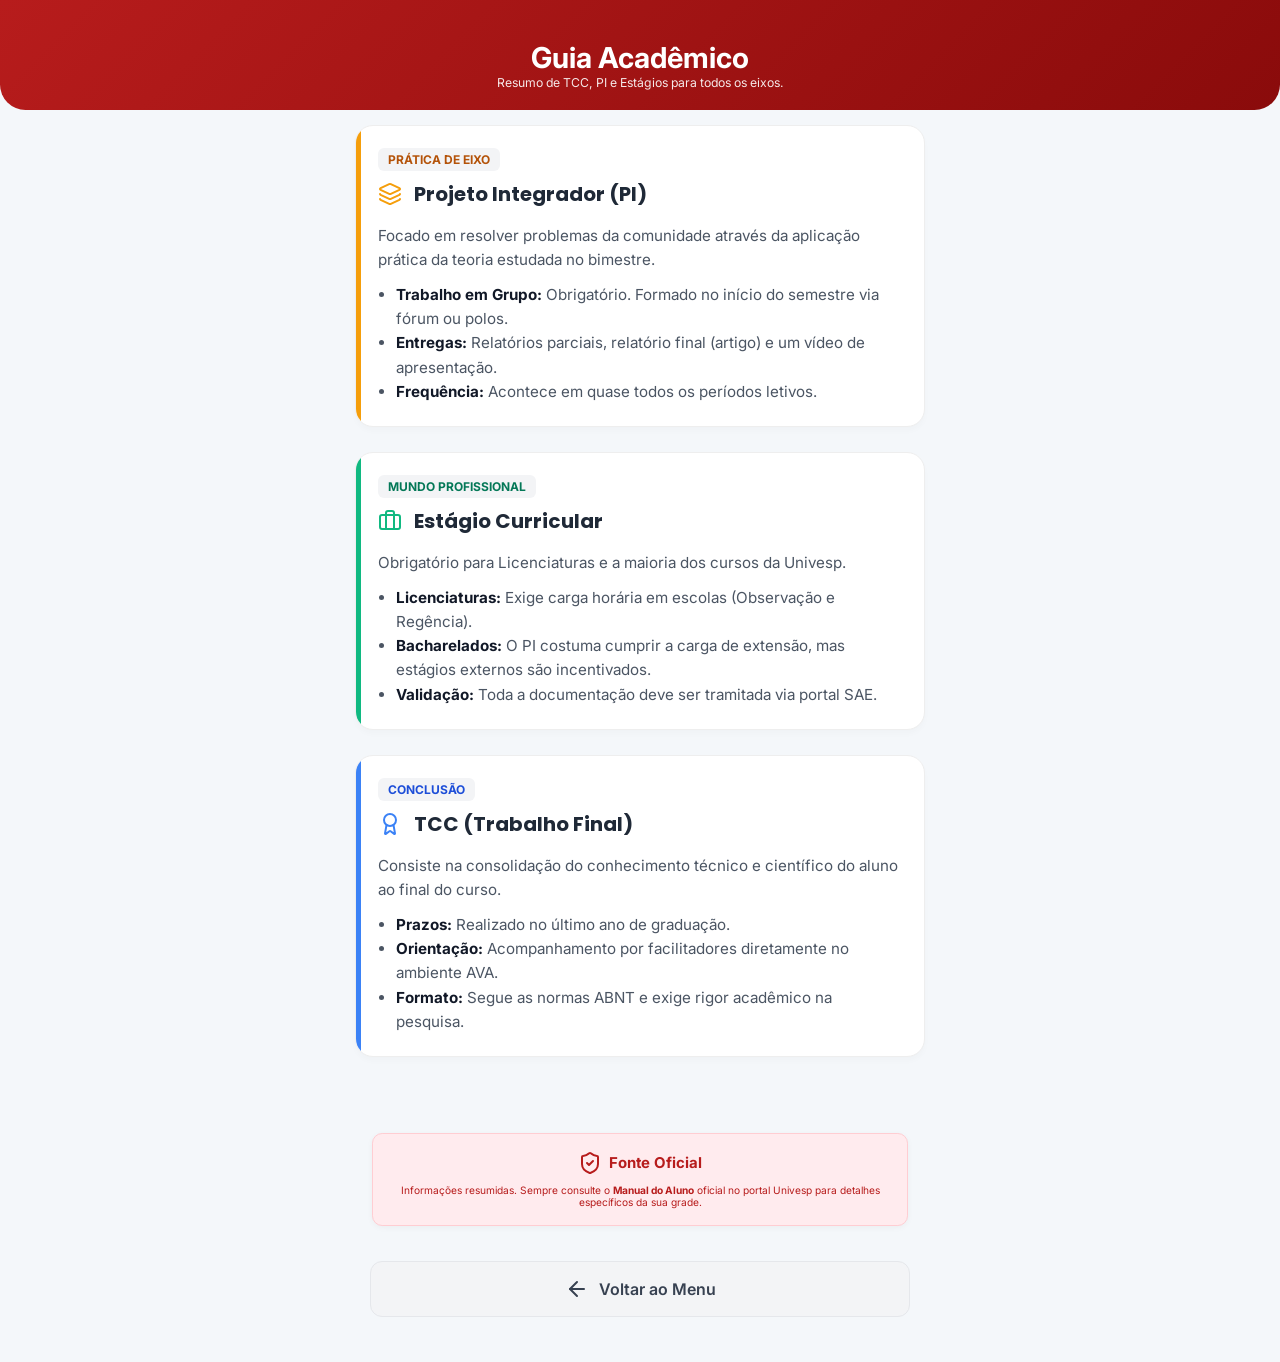
<file: unihub/tcc-pi-estagio.html>
<!DOCTYPE html>
<html lang="pt-br">
<head>
    <meta charset="UTF-8">
    <meta name="viewport" content="width=device-width, initial-scale=1.0">
    
    <title>Guia de TCC, PI e Estágio | Univesp</title>
    <meta name="description" content="Tudo o que você precisa saber sobre TCC, Projeto Integrador e Estágios na Univesp. Resumo de regras, prazos e dicas acadêmicas para todos os eixos.">
    <meta name="keywords" content="Univesp, TCC Univesp, Projeto Integrador, Estágio Univesp, Manual do Aluno, Guia Acadêmico, Trabalhos Univesp">
    <meta name="author" content="Estudante Univesp">
    <meta name="robots" content="index, follow">
    <link rel="canonical" href="https://univespcalculadora.netlify.app/tcc-pi-estagio.html">

    <meta property="og:title" content="Guia de TCC, PI e Estágio | Calculadora Univesp">
    <meta property="og:description" content="Resumo completo de informações de TCC, PI e Estágio para orientar os alunos de todos os cursos da Univesp.">
    <meta property="og:image" content="https://univespcalculadora.netlify.app/Univesplogo.webp">
    <meta property="og:url" content="https://univespcalculadora.netlify.app/tcc-pi-estagio.html">
    <meta property="og:type" content="website">

    <meta name="twitter:card" content="summary_large_image">
    <meta name="twitter:title" content="Guia de TCC, PI e Estágio | Calculadora Univesp">
    <meta name="twitter:description" content="Tudo o que você precisa saber sobre TCC, Projeto Integrador e Estágios na Univesp. Resumo de regras e prazos.">
    <meta name="twitter:image" content="https://univespcalculadora.netlify.app/Univesplogo.webp">

    <link rel="icon" type="image/webp" href="Univesplogo.webp">
    <link rel="apple-touch-icon" href="Univesplogo.webp">
    <link rel="manifest" href="manifest.json">
    <meta name="theme-color" content="#b71c1c">

    <link rel="preconnect" href="https://fonts.googleapis.com">
    <link rel="preconnect" href="https://fonts.gstatic.com" crossorigin>
    <link href="https://fonts.googleapis.com/css2?family=Inter:wght@400;500;600&family=Poppins:wght@500;600;700&display=swap" rel="stylesheet">

    <script src="lucide.js"></script>
    <link rel="stylesheet" href="main.css">

    <script async src="https://www.googletagmanager.com/gtag/js?id=G-JT80KW5HKK"></script>
    <script>
      window.dataLayer = window.dataLayer || [];
      function gtag(){dataLayer.push(arguments);}
      gtag('js', new Date());
      gtag('config', 'G-JT80KW5HKK');
    </script>

    <script src="https://cdn.onesignal.com/sdks/web/v16/OneSignalSDK.page.js" defer></script>
    <script>
      window.OneSignalDeferred = window.OneSignalDeferred || [];
      OneSignalDeferred.push(function(OneSignal) {
        OneSignal.init({
          appId: "c322be8d-cbcd-40a0-b928-5b3fff29e3ed",
          safari_web_id: "web.onesignal.auto.xxxxx",
          notifyButton: {
            enable: true,
            size: 'medium',
            theme: 'default',
            position: 'bottom-right',
            showCredit: false,
            text: {
                'tip.state.unsubscribed': 'Receber lembretes de prazos',
                'tip.state.subscribed': 'Você está inscrito nos lembretes',
                'tip.state.blocked': 'Você bloqueou as notificações',
                'message.action.subscribed': 'Obrigado por se inscrever!',
                'message.action.resubscribed': 'Você está inscrito novamente.',
                'message.action.unsubscribed': 'Você não receberá mais lembretes.',
                'dialog.main.title': 'Gerenciar Notificações',
                'dialog.main.button.subscribe': 'INSCREVER',
                'dialog.main.button.unsubscribe': 'SAIR',
                'dialog.blocked.title': 'Desbloquear Notificações',
                'dialog.blocked.message': 'Siga as instruções para permitir as notificações.'
            }
          },
          allowLocalhostAsSecureOrigin: true,
        });
      });
    </script>

    <script type="application/ld+json">
    {
      "@context": "https://schema.org",
      "@type": "WebPage",
      "name": "Guia de TCC, PI e Estágio Univesp",
      "url": "https://univespcalculadora.netlify.app/tcc-pi-estagio.html",
      "description": "Informações resumidas e manual sobre as principais obrigações acadêmicas da Univesp, incluindo Trabalho de Conclusão de Curso (TCC), Projeto Integrador (PI) e Estágio.",
      "publisher": {
        "@type": "Person",
        "name": "Estudante Univesp"
      }
    }
    </script>

    <style>
        :root {
            --univesp-red: #b71c1c;
            --univesp-light-red: #ffe5e5;
            --gray-bg: #f3f4f6;
            --gray-text: #374151;
        }

        header { padding: 40px 20px 20px 20px; }

        .content-section {
            padding: 15px;
            max-width: 600px;
            margin: 0 auto;
        }

        .info-card {
            background: white;
            padding: 22px;
            border-radius: 18px;
            margin-bottom: 25px;
            border: 1px solid #eee;
            position: relative;
            overflow: hidden;
            box-shadow: 0 4px 6px rgba(0,0,0,0.02);
        }

        .info-card::before {
            content: '';
            position: absolute;
            left: 0; top: 0;
            height: 100%; width: 5px;
        }

        .pi::before { background: #f59e0b; }
        .estagio::before { background: #10b981; }
        .tcc::before { background: #3b82f6; }

        .info-card h2 {
            display: flex;
            align-items: center;
            gap: 12px;
            color: #1f2937;
            margin: 0 0 15px 0;
            font-family: 'Poppins', sans-serif;
            font-size: 1.25rem;
        }

        .info-card p, .info-card li {
            color: #4b5563;
            line-height: 1.6;
            font-size: 0.95rem;
        }

        .info-card ul { padding-left: 18px; margin-top: 10px; }
        .info-card strong { color: #111827; }

        .badge {
            background: #f3f4f6;
            padding: 4px 10px;
            border-radius: 6px;
            font-size: 0.75rem;
            font-weight: bold;
            text-transform: uppercase;
            margin-bottom: 8px;
            display: inline-block;
        }

        /* AJUSTE DO BOTÃO VOLTAR CONFORME PADRÃO */
        .back-container {
            padding: 10px 15px 30px 15px;
            display: flex;
            flex-direction: column;
            gap: 15px;
        }

        .back-btn {
            display: flex;
            align-items: center;
            justify-content: center;
            gap: 10px;
            background: var(--gray-bg);
            color: var(--gray-text);
            text-decoration: none;
            padding: 15px;
            border-radius: 12px;
            font-weight: 600;
            font-size: 1rem;
            transition: 0.2s;
            border: 1px solid #e5e7eb;
        }

        .back-btn:active {
            transform: scale(0.98);
            background: #e5e7eb;
        }
    </style>
</head>

<body>
    <h1 style="position: absolute; width: 1px; height: 1px; padding: 0; margin: -1px; overflow: hidden; clip: rect(0, 0, 0, 0); border: 0;">Guia Completo Univesp: TCC, Projeto Integrador (PI) e Estágio Curricular Obrigatório</h1>

    <header>
        <h2 style="margin: 0; font-size: 1.8rem; font-weight: bold;">Guia Acadêmico</h2>
        <p>Resumo de TCC, PI e Estágios para todos os eixos.</p>
    </header>

    <div class="content-section">
        
        <article class="info-card pi">
            <span class="badge" style="color: #b45309;">Prática de Eixo</span>
            <h2><i data-lucide="layers" style="color: #f59e0b;"></i> Projeto Integrador (PI)</h2>
            <p>Focado em resolver problemas da comunidade através da aplicação prática da teoria estudada no bimestre.</p>
            <ul>
                <li><strong>Trabalho em Grupo:</strong> Obrigatório. Formado no início do semestre via fórum ou polos.</li>
                <li><strong>Entregas:</strong> Relatórios parciais, relatório final (artigo) e um vídeo de apresentação.</li>
                <li><strong>Frequência:</strong> Acontece em quase todos os períodos letivos.</li>
            </ul>
        </article>

        <article class="info-card estagio">
            <span class="badge" style="color: #047857;">Mundo Profissional</span>
            <h2><i data-lucide="briefcase" style="color: #10b981;"></i> Estágio Curricular</h2>
            <p>Obrigatório para Licenciaturas e a maioria dos cursos da Univesp.</p>
            <ul>
                <li><strong>Licenciaturas:</strong> Exige carga horária em escolas (Observação e Regência).</li>
                <li><strong>Bacharelados:</strong> O PI costuma cumprir a carga de extensão, mas estágios externos são incentivados.</li>
                <li><strong>Validação:</strong> Toda a documentação deve ser tramitada via portal SAE.</li>
            </ul>
        </article>

        <article class="info-card tcc">
            <span class="badge" style="color: #1d4ed8;">Conclusão</span>
            <h2><i data-lucide="award" style="color: #3b82f6;"></i> TCC (Trabalho Final)</h2>
            <p>Consiste na consolidação do conhecimento técnico e científico do aluno ao final do curso.</p>
            <ul>
                <li><strong>Prazos:</strong> Realizado no último ano de graduação.</li>
                <li><strong>Orientação:</strong> Acompanhamento por facilitadores diretamente no ambiente AVA.</li>
                <li><strong>Formato:</strong> Segue as normas ABNT e exige rigor acadêmico na pesquisa.</li>
            </ul>
        </article>

        <footer>
            <div class="alert-box-static" role="alert">
                <div class="alert-title">
                    <i data-lucide="shield-check"></i> Fonte Oficial
                </div>
                <p>Informações resumidas. Sempre consulte o <strong>Manual do Aluno</strong> oficial no portal Univesp para detalhes específicos da sua grade.</p>
            </div>
        </footer>

        <div class="back-container">
            <a href="index.html" class="back-btn" aria-label="Voltar ao Menu">
                <i data-lucide="arrow-left"></i> Voltar ao Menu
            </a>
        </div>
    </div>

    <script>
        lucide.createIcons();
    </script>

</body>
</html>
</file>
<file: unihub/main.css>
:root {
    --primary: #b71c1c;
    --primary-gradient: linear-gradient(135deg, #b71c1c 0%, #8a0b0b 100%);
    --secondary: #ff5252;
    --bg-color: #f4f7fa;
    --card-bg: #ffffff;
    --text-main: #1f2937;
    --text-muted: #6b7280;
    --shadow-sm: 0 1.7px 6.8px rgba(0,0,0,0.04); 
    --shadow-md: 0 8.5px 25.5px rgba(0,0,0,0.08); 
    --radius: 13.6px; 
    --success-bg: #d4edda;
    --success-text: #155724;
    --error-bg: #f8d7da;
    --error-text: #721c24;
}

* { box-sizing: border-box; margin: 0; padding: 0; -webkit-tap-highlight-color: transparent; }

body {
    font-family: 'Inter', sans-serif;
    background-color: var(--bg-color);
    color: var(--text-main);
    min-height: 100vh;
    display: flex;
    flex-direction: column;
    overflow-y: auto; 
}

header {
    background: var(--primary-gradient);
    color: white;
    padding: 34px 20px 68px; 
    border-bottom-left-radius: 25.5px; 
    border-bottom-right-radius: 25.5px; 
    text-align: left;
    position: relative;
    z-index: 1;
}

header h1 { 
    font-family: 'Poppins', sans-serif;
    font-size: 1.4875rem; 
    font-weight: 700;
    margin-bottom: 3.4px; 
    letter-spacing: -0.425px; 
}

header p { opacity: 0.9; font-size: 0.8075rem; font-weight: 400; }

/* --- Containers --- */
.container {
    flex: 1;
    padding: 0 17px 17px; 
    max-width: 510px; 
    margin: -34px auto 0; 
    width: 100%;
    position: relative;
    z-index: 2;
}

/* Container específico para calculadoras */
.calc-container {
    background-color: var(--card-bg);
    padding: 21.25px; 
    border-radius: var(--radius);
    box-shadow: var(--shadow-md);
    text-align: center;
    margin-top: 0; 
}

/* --- Menu --- */
.menu-grid { display: grid; grid-template-columns: repeat(5, 1fr); gap: 4px; justify-content: center; }
.menu-item { 
    background: var(--card-bg); 
    border-radius: var(--radius); 
    padding: 4px 2px; 
    text-decoration: none; 
    color: var(--text-main); 
    display: flex; 
    flex-direction: column; 
    align-items: center; 
    justify-content: flex-start; 
    box-shadow: var(--shadow-sm); 
    border: 1px solid rgba(255,255,255,0.5); 
    transition: all 0.3s cubic-bezier(0.25, 0.8, 0.25, 1); 
    text-align: center; 
    height: 60px; 
    position: relative; 
    overflow: hidden; 
}
.menu-item:hover { transform: translateY(-2px); box-shadow: var(--shadow-md); }
.menu-item:active { transform: scale(0.98); }
.icon-box { 
    width: 22px; 
    height: 22px; 
    background: #fff0f0; 
    border-radius: 6.8px; 
    display: flex; 
    align-items: center; 
    justify-content: center; 
    margin-bottom: 3px; 
}
.menu-item i { color: var(--primary); stroke-width: 2.5px; width: 10px; height: 10px; }
.menu-item span { font-weight: 600; font-size: 0.45rem; line-height: 1.1; color: var(--text-main); word-break: break-word;}
.menu-item small { display: none; }
.menu-item.ava .icon-box { background: #fff3e0; } .menu-item.ava i { color: #f57c00; }
.menu-item.sei .icon-box { background: #e3f2fd; } .menu-item.sei i { color: #1976d2; }
.menu-item.sae .icon-box { background: #f3e5f5; } .menu-item.sae i { color: #9c27b0; }

footer { text-align: center; padding: 25.5px 17px; font-size: 0.6375rem; color: var(--text-muted); margin-top: auto; }
footer a { color: var(--primary); text-decoration: none; }

@media (min-width: 600px) {
    .menu-grid { grid-template-columns: repeat(5, 1fr); gap: 8px; justify-content: center; }
    header { text-align: center; padding-bottom: 68px; }
    .container { margin-top: -42.5px; }
    .menu-item { height: 75px; padding: 6px; }
    .icon-box { width: 30px; height: 30px; margin-bottom: 5px; }
    .menu-item i { width: 14px; height: 14px; }
    .menu-item span { font-size: 0.55rem; }
    .menu-item small { display: block; font-size: 0.4rem; margin-top: 2px; }
}

/* --- Elementos da Calculadora --- */

.btn-help-link {
    background: none; border: none; color: var(--primary); font-size: 0.7225rem; font-weight: 600; cursor: pointer; display: inline-flex; align-items: center; gap: 5.1px; margin-bottom: 17px; padding: 6.8px 10.2px; border-radius: 6.8px; background-color: #fff0f0; transition: background 0.2s;
}
.btn-help-link:hover { background-color: #ffe0e0; }

.input-group { text-align: left; margin-bottom: 12.75px; }
.input-group label { display: block; font-weight: 600; margin-bottom: 5.1px; color: var(--text-main); font-size: 0.765rem; }
.input-group input { width: 100%; padding: 11.9px; border: 1px solid #e5e7eb; border-radius: 8.5px; font-size: 13.6px; box-sizing: border-box; background-color: #f9fafb; transition: border-color 0.2s; }
.input-group input:focus { outline: none; border-color: var(--primary); background-color: white; }

.btn-calc, .btn-simular, .btn-back { width: 100%; padding: 11.9px; border: none; border-radius: 8.5px; font-size: 0.85rem; font-weight: 600; cursor: pointer; margin-top: 8.5px; font-family: 'Inter', sans-serif; transition: opacity 0.2s; }
.btn-calc { background-color: var(--primary); color: white; }
.btn-simular { background-color: #ffb74d; color: #4e342e; }
.btn-back { background: transparent; color: var(--text-muted); margin-top: 17px; font-size: 0.765rem; }
.btn-calc:active, .btn-simular:active { opacity: 0.8; }

#resultado { margin-top: 17px; padding: 12.75px; border-radius: 8.5px; display: none; line-height: 1.5; }
.aprovado { background-color: var(--success-bg); color: var(--success-text); border: 1px solid #c3e6cb; }
.reprovado { background-color: var(--error-bg); color: var(--error-text); border: 1px solid #f5c6cb; }

/* --- MODAL (POPUP) --- */
.modal-overlay { display: none; position: fixed; top: 0; left: 0; width: 100%; height: 100%; background: rgba(0, 0, 0, 0.6); z-index: 1000; align-items: center; justify-content: center; padding: 17px; backdrop-filter: blur(3px); }
.modal-content { background: white; width: 100%; max-width: 500px; border-radius: 17px; padding: 20.4px; position: relative; max-height: 90vh; overflow-y: auto; box-shadow: 0 17px 34px rgba(0,0,0,0.2); animation: slideUp 0.3s ease-out; }
@keyframes slideUp { from { transform: translateY(17px); opacity: 0; } to { transform: translateY(0); opacity: 1; } }
.modal-header { display: flex; justify-content: space-between; align-items: center; margin-bottom: 13.6px; border-bottom: 1px solid #eee; padding-bottom: 8.5px; }
.modal-header h3 { font-size: 0.935rem; color: var(--text-main); font-weight: 700; }
.close-modal { background: none; border: none; font-size: 1.275rem; color: var(--text-muted); cursor: pointer; line-height: 1; }
.modal-body p { margin-bottom: 6.8px; font-weight: 600; color: var(--primary); font-size: 0.765rem; margin-top: 10.2px; }
.tutorial-img { width: 100%; border-radius: 6.8px; border: 1px solid #eee; margin-bottom: 4.25px; }

/* ================================================== */
/* --- ESTILOS DO BLOCO <style> DENTRO DE index.html --- */
/* (Estes estilos SOBRESCREVEM os de cima se conflitarem) */
/* ================================================== */

:root {
    --primary: #b71c1c;
    --primary-gradient: linear-gradient(135deg, #b71c1c 0%, #8a0b0b 100%);
    --secondary: #ff5252;
    --bg-color: #f4f7fa;
    --card-bg: #ffffff;
    --text-main: #1f2937;
    --text-muted: #6b7280;
    --shadow-sm: 0 1.7px 6.8px rgba(0,0,0,0.04);
    --shadow-md: 0 8.5px 25.5px rgba(0,0,0,0.08);
    --radius: 10.2px; 
    --success-bg: #d4edda;
    --success-text: #155724;
    --error-bg: #f8d7da;
    --error-text: #721c24;
}

* { box-sizing: border-box; margin: 0; padding: 0; -webkit-tap-highlight-color: transparent; }

body {
    font-family: 'Inter', sans-serif;
    background-color: var(--bg-color);
    color: var(--text-main);
    min-height: 100vh;
    display: flex;
    flex-direction: column;
}

/* --- Header (Ajustado) --- */
header {
    background: var(--primary-gradient);
    color: white;
    padding: 34px 20.4px 68px; 
    border-bottom-left-radius: 25.5px; 
    border-bottom-right-radius: 25.5px; 
    text-align: center; 
    position: relative;
    z-index: 1;
}

header h1 { 
    font-family: 'Poppins', sans-serif;
    font-size: 1.275rem; 
    font-weight: 700;
    margin-bottom: 3.4px; 
    letter-spacing: -0.425px; 
}

header p { opacity: 0.9; font-size: 0.765rem; font-weight: 400; }

/* --- Containers (Ajustado) --- */
.container {
    flex: 1;
    padding: 0 8.5px 17px; 
    max-width: 765px; 
    margin: -34px auto 0; 
    width: 100%;
    position: relative;
    z-index: 2;
}

.calc-container {
    background-color: var(--card-bg);
    padding: 17px; 
    border-radius: var(--radius);
    box-shadow: var(--shadow-md);
    text-align: center;
    margin-top: 0; 
}

/* --- MENU GRID --- */
.menu-grid { 
    display: grid; 
    grid-template-columns: repeat(5, 1fr); 
    gap: 4px;
    justify-content: center; 
}

.menu-item { 
    background: var(--card-bg); 
    border-radius: var(--radius); 
    padding: 4px 2px; 
    text-decoration: none; 
    color: var(--text-main); 
    display: flex; 
    flex-direction: column; 
    align-items: center; 
    justify-content: flex-start; 
    box-shadow: var(--shadow-sm); 
    border: 1px solid rgba(255,255,255,0.5); 
    transition: all 0.3s cubic-bezier(0.25, 0.8, 0.25, 1); 
    text-align: center; 
    height: 60px; 
    position: relative; 
    overflow: hidden; 
}

.menu-item:hover { transform: translateY(-2px); box-shadow: var(--shadow-md); }
.menu-item:active { transform: scale(0.98); }

.icon-box { 
    width: 22px; 
    height: 22px; 
    background: #fff0f0; 
    border-radius: 6.8px; 
    display: flex; 
    align-items: center; 
    justify-content: center; 
    margin-bottom: 3px; 
    transition: background 0.3s; 
}

.menu-item i { 
    color: var(--primary); 
    stroke-width: 2.5px;
    width: 10px; 
    height: 10px; 
}

.menu-item span { 
    font-weight: 600; 
    font-size: 0.45rem; 
    line-height: 1.1; 
    color: var(--text-main); 
    word-break: break-word; 
}

.menu-item small { 
    display: none; 
}

.menu-item.ava .icon-box { background: #fff3e0; } .menu-item.ava i { color: #f57c00; }
.menu-item.sei .icon-box { background: #e3f2fd; } .menu-item.sei i { color: #1976d2; }
.menu-item.sae .icon-box { background: #f3e5f5; } .menu-item.sae i { color: #9c27b0; }

footer { text-align: center; padding: 25.5px 17px; font-size: 0.6375rem; color: var(--text-muted); margin-top: auto; }
footer a { color: var(--primary); text-decoration: none; }

/* --- Media Query para Desktop/Tablet --- */
@media (min-width: 600px) {
    .menu-grid {
        grid-template-columns: repeat(5, 1fr); 
        gap: 8px; 
        justify-content: center;
    }
    .container { 
        margin-top: -42.5px; 
        padding: 0 17px 17px; 
    }
    .menu-item {
        height: 75px; 
        padding: 6px; 
    }
    .icon-box { 
        width: 30px; 
        height: 30px; 
        margin-bottom: 5px; 
    }
    .menu-item i { 
        width: 14px; 
        height: 14px; 
    }
    .menu-item span {
        font-size: 0.55rem; 
    }
    .menu-item small {
        display: block; 
        font-size: 0.4rem; 
        color: var(--text-muted);
        margin-top: 2px; 
    }
}

/* --- Alerta Fixo (Exclusivo do index) --- */
.alert-box-static {
    background-color: #ffebee;
    border: 1px solid #ffcdd2;
    border-radius: var(--radius);
    padding: 17px; 
    margin-top: 25.5px; 
    text-align: center;
    color: #b71c1c;
    box-shadow: var(--shadow-sm);
}

.alert-title {
    display: flex;
    align-items: center;
    justify-content: center;
    gap: 6.8px; 
    font-weight: 700;
    font-size: 0.935rem; 
    margin-bottom: 8.5px; 
    color: #b71c1c;
}

/* --- Botão Instalar Novo (Estilo Discreto do Cabeçalho) --- */
#install-btn, #install-btn-ios {
    display: flex; 
    background: rgba(0,0,0,0.15); 
    color: white;
    border: 1px solid rgba(255,255,255,0.3);
    padding: 4px 10px;
    border-radius: 20px;
    font-family: 'Inter', sans-serif;
    font-weight: 500;
    font-size: 10px;
    cursor: pointer;
    align-items: center;
    justify-content: center;
    gap: 4px;
    transition: transform 0.2s, background 0.2s;
    box-shadow: none;
    animation: none;
}
#install-btn:active, #install-btn-ios:active {
    transform: scale(0.95);
    background: rgba(0,0,0,0.3);
}

/* --- Estilos do Aviso (Injetados via JS no index.html) --- */

#aviso-overlay {
    position: fixed;
    top: 0;
    left: 0;
    width: 100%;
    height: 100%;
    background-color: rgba(0, 0, 0, 0.9);
    z-index: 9999;
    display: flex;
    justify-content: center;
    align-items: center;
    backdrop-filter: blur(5px);
}

#aviso-box {
    background: white;
    padding: 21.25px; 
    border-radius: 12.75px; 
    max-width: 90%;
    width: 340px; 
    text-align: center;
    box-shadow: 0 3.4px 12.75px rgba(0,0,0,0.3); 
    font-family: sans-serif;
    animation: surgir 0.3s ease-out;
}

#aviso-box h2 {
    color: #d32f2f;
    margin-top: 0;
}

#aviso-box p {
    color: #333;
    font-size: 11.9px; 
    line-height: 1.5;
    margin-bottom: 17px; 
}

.btn-aviso {
    padding: 8.5px 17px; 
    border: none;
    border-radius: 6.8px; 
    cursor: pointer;
    font-weight: bold;
    font-size: 11.9px; 
    margin: 4.25px; 
    transition: 0.2s;
}

#btn-concordo {
    background-color: #d32f2f;
    color: white;
}

#btn-nao-concordo {
    background-color: #e0e0e0;
    color: #333;
}

@keyframes surgir {
    from { transform: scale(0.68); opacity: 0; }
    to { transform: scale(1); opacity: 1; }
}
</file>
<file: unihub/style.css>
:root {
    --primary: #b71c1c;
    --primary-gradient: linear-gradient(135deg, #b71c1c 0%, #8a0b0b 100%);
    --secondary: #ff5252;
    --bg-color: #f4f7fa;
    --card-bg: #ffffff;
    --text-main: #1f2937;
    --text-muted: #6b7280;
    --shadow-sm: 0 2px 8px rgba(0,0,0,0.04);
    --shadow-md: 0 10px 30px rgba(0,0,0,0.08);
    --radius: 16px;
    --success-bg: #d4edda;
    --success-text: #155724;
    --error-bg: #f8d7da;
    --error-text: #721c24;
}

* { box-sizing: border-box; margin: 0; padding: 0; -webkit-tap-highlight-color: transparent; }

body {
    font-family: 'Inter', sans-serif;
    background-color: var(--bg-color);
    color: var(--text-main);
    min-height: 100vh;
    display: flex;
    flex-direction: column;
}

/* --- Header Moderno (Ajustado para não sobrepor) --- */
header {
    background: var(--primary-gradient);
    color: white;
    /* Aumentei o ultimo valor (bottom) para 80px para dar espaço ao card */
    padding: 40px 24px 80px; 
    border-bottom-left-radius: 30px;
    border-bottom-right-radius: 30px;
    text-align: left;
    position: relative;
    z-index: 1;
}

header h1 { 
    font-family: 'Poppins', sans-serif;
    font-size: 1.75rem; 
    font-weight: 700;
    margin-bottom: 4px;
    letter-spacing: -0.5px;
}

header p { opacity: 0.9; font-size: 0.95rem; font-weight: 400; }

/* --- Containers --- */
.container {
    flex: 1;
    padding: 0 20px 20px;
    max-width: 600px;
    margin: -40px auto 0; /* Puxa o conteúdo um pouco pra cima */
    width: 100%;
    position: relative;
    z-index: 2;
}

/* Container específico para calculadoras */
.calc-container {
    background-color: var(--card-bg);
    padding: 25px;
    border-radius: var(--radius);
    box-shadow: var(--shadow-md);
    text-align: center;
    /* REMOVIDO o margin-top negativo extra que causava o bug */
    margin-top: 0; 
}

/* --- Menu (Mantido) --- */
#install-btn { display: none; background: #10b981; color: white; border: none; padding: 16px; border-radius: var(--radius); width: 100%; margin-bottom: 20px; font-family: 'Poppins', sans-serif; font-weight: 600; cursor: pointer; box-shadow: 0 8px 20px rgba(16, 185, 129, 0.3); align-items: center; justify-content: center; gap: 10px; transition: transform 0.2s; animation: pulse 2s infinite; }
@keyframes pulse { 0% { box-shadow: 0 0 0 0 rgba(16, 185, 129, 0.4); } 70% { box-shadow: 0 0 0 10px rgba(16, 185, 129, 0); } 100% { box-shadow: 0 0 0 0 rgba(16, 185, 129, 0); } }
#install-btn:active { transform: scale(0.98); }

.menu-grid { display: grid; grid-template-columns: repeat(2, 1fr); gap: 16px; }
.menu-item { background: var(--card-bg); border-radius: var(--radius); padding: 24px 16px; text-decoration: none; color: var(--text-main); display: flex; flex-direction: column; align-items: center; justify-content: center; box-shadow: var(--shadow-sm); border: 1px solid rgba(255,255,255,0.5); transition: all 0.3s cubic-bezier(0.25, 0.8, 0.25, 1); text-align: center; height: 140px; position: relative; overflow: hidden; }
.menu-item:hover { transform: translateY(-5px); box-shadow: var(--shadow-md); }
.menu-item:active { transform: scale(0.98); }
.icon-box { width: 50px; height: 50px; background: #fff0f0; border-radius: 14px; display: flex; align-items: center; justify-content: center; margin-bottom: 12px; transition: background 0.3s; }
.menu-item i { color: var(--primary); stroke-width: 2.5px; }
.menu-item span { font-weight: 600; font-size: 0.85rem; line-height: 1.3; color: var(--text-main); }
.menu-item small { display: block; font-weight: 400; color: var(--text-muted); font-size: 0.75rem; margin-top: 2px; }
.menu-item.ava .icon-box { background: #fff3e0; } .menu-item.ava i { color: #f57c00; }
.menu-item.sei .icon-box { background: #e3f2fd; } .menu-item.sei i { color: #1976d2; }
.menu-item.sae .icon-box { background: #f3e5f5; } .menu-item.sae i { color: #9c27b0; }

footer { text-align: center; padding: 30px 20px; font-size: 0.75rem; color: var(--text-muted); margin-top: auto; }
footer a { color: var(--primary); text-decoration: none; }

@media (min-width: 600px) {
    .menu-grid { grid-template-columns: repeat(3, 1fr); }
    header { text-align: center; padding-bottom: 80px; } /* Ajuste Desktop */
    .container { margin-top: -50px; }
}

/* --- Elementos da Calculadora --- */

/* Botão de Ajuda */
.btn-help-link {
    background: none; border: none; color: var(--primary); font-size: 0.85rem; font-weight: 600; cursor: pointer; display: inline-flex; align-items: center; gap: 6px; margin-bottom: 20px; padding: 8px 12px; border-radius: 8px; background-color: #fff0f0; transition: background 0.2s;
}
.btn-help-link:hover { background-color: #ffe0e0; }

.input-group { text-align: left; margin-bottom: 15px; }
.input-group label { display: block; font-weight: 600; margin-bottom: 6px; color: var(--text-main); font-size: 0.9rem; }
.input-group input { width: 100%; padding: 14px; border: 1px solid #e5e7eb; border-radius: 10px; font-size: 16px; box-sizing: border-box; background-color: #f9fafb; transition: border-color 0.2s; }
.input-group input:focus { outline: none; border-color: var(--primary); background-color: white; }

.btn-calc, .btn-simular, .btn-back { width: 100%; padding: 14px; border: none; border-radius: 10px; font-size: 1rem; font-weight: 600; cursor: pointer; margin-top: 10px; font-family: 'Inter', sans-serif; transition: opacity 0.2s; }
.btn-calc { background-color: var(--primary); color: white; }
.btn-simular { background-color: #ffb74d; color: #4e342e; }
.btn-back { background: transparent; color: var(--text-muted); margin-top: 20px; font-size: 0.9rem; }
.btn-calc:active, .btn-simular:active { opacity: 0.8; }

#resultado { margin-top: 20px; padding: 15px; border-radius: 10px; display: none; line-height: 1.5; }
.aprovado { background-color: var(--success-bg); color: var(--success-text); border: 1px solid #c3e6cb; }
.reprovado { background-color: var(--error-bg); color: var(--error-text); border: 1px solid #f5c6cb; }

/* --- MODAL (POPUP) --- */
.modal-overlay { display: none; position: fixed; top: 0; left: 0; width: 100%; height: 100%; background: rgba(0, 0, 0, 0.6); z-index: 1000; align-items: center; justify-content: center; padding: 20px; backdrop-filter: blur(3px); }
.modal-content { background: white; width: 100%; max-width: 500px; border-radius: 20px; padding: 24px; position: relative; max-height: 90vh; overflow-y: auto; box-shadow: 0 20px 40px rgba(0,0,0,0.2); animation: slideUp 0.3s ease-out; }
@keyframes slideUp { from { transform: translateY(20px); opacity: 0; } to { transform: translateY(0); opacity: 1; } }
.modal-header { display: flex; justify-content: space-between; align-items: center; margin-bottom: 16px; border-bottom: 1px solid #eee; padding-bottom: 10px; }
.modal-header h3 { font-size: 1.1rem; color: var(--text-main); font-weight: 700; }
.close-modal { background: none; border: none; font-size: 1.5rem; color: var(--text-muted); cursor: pointer; line-height: 1; }
.modal-body p { margin-bottom: 8px; font-weight: 600; color: var(--primary); font-size: 0.9rem; margin-top: 12px; }
.tutorial-img { width: 100%; border-radius: 8px; border: 1px solid #eee; margin-bottom: 5px; }


/* Botão de Instalar (PWA) */
#install-btn {
    display: none; /* Começa oculto, o JS torna visível se for instalável */
    background: #10b981; /* Verde */
    color: white;
    border: none;
    padding: 16px;
    border-radius: var(--radius);
    width: 100%;
    margin-bottom: 20px;
    font-family: 'Poppins', sans-serif;
    font-weight: 600;
    cursor: pointer;
    box-shadow: 0 8px 20px rgba(16, 185, 129, 0.3);
    align-items: center; /* Alinha ícone e texto */
    justify-content: center;
    gap: 10px;
    transition: transform 0.2s;
    animation: pulse 2s infinite;
}

/* Animação de pulso suave */
@keyframes pulse {
    0% { box-shadow: 0 0 0 0 rgba(16, 185, 129, 0.4); }
    70% { box-shadow: 0 0 0 10px rgba(16, 185, 129, 0); }
    100% { box-shadow: 0 0 0 0 rgba(16, 185, 129, 0); }
}

#install-btn:active { transform: scale(0.98); }
</file>
